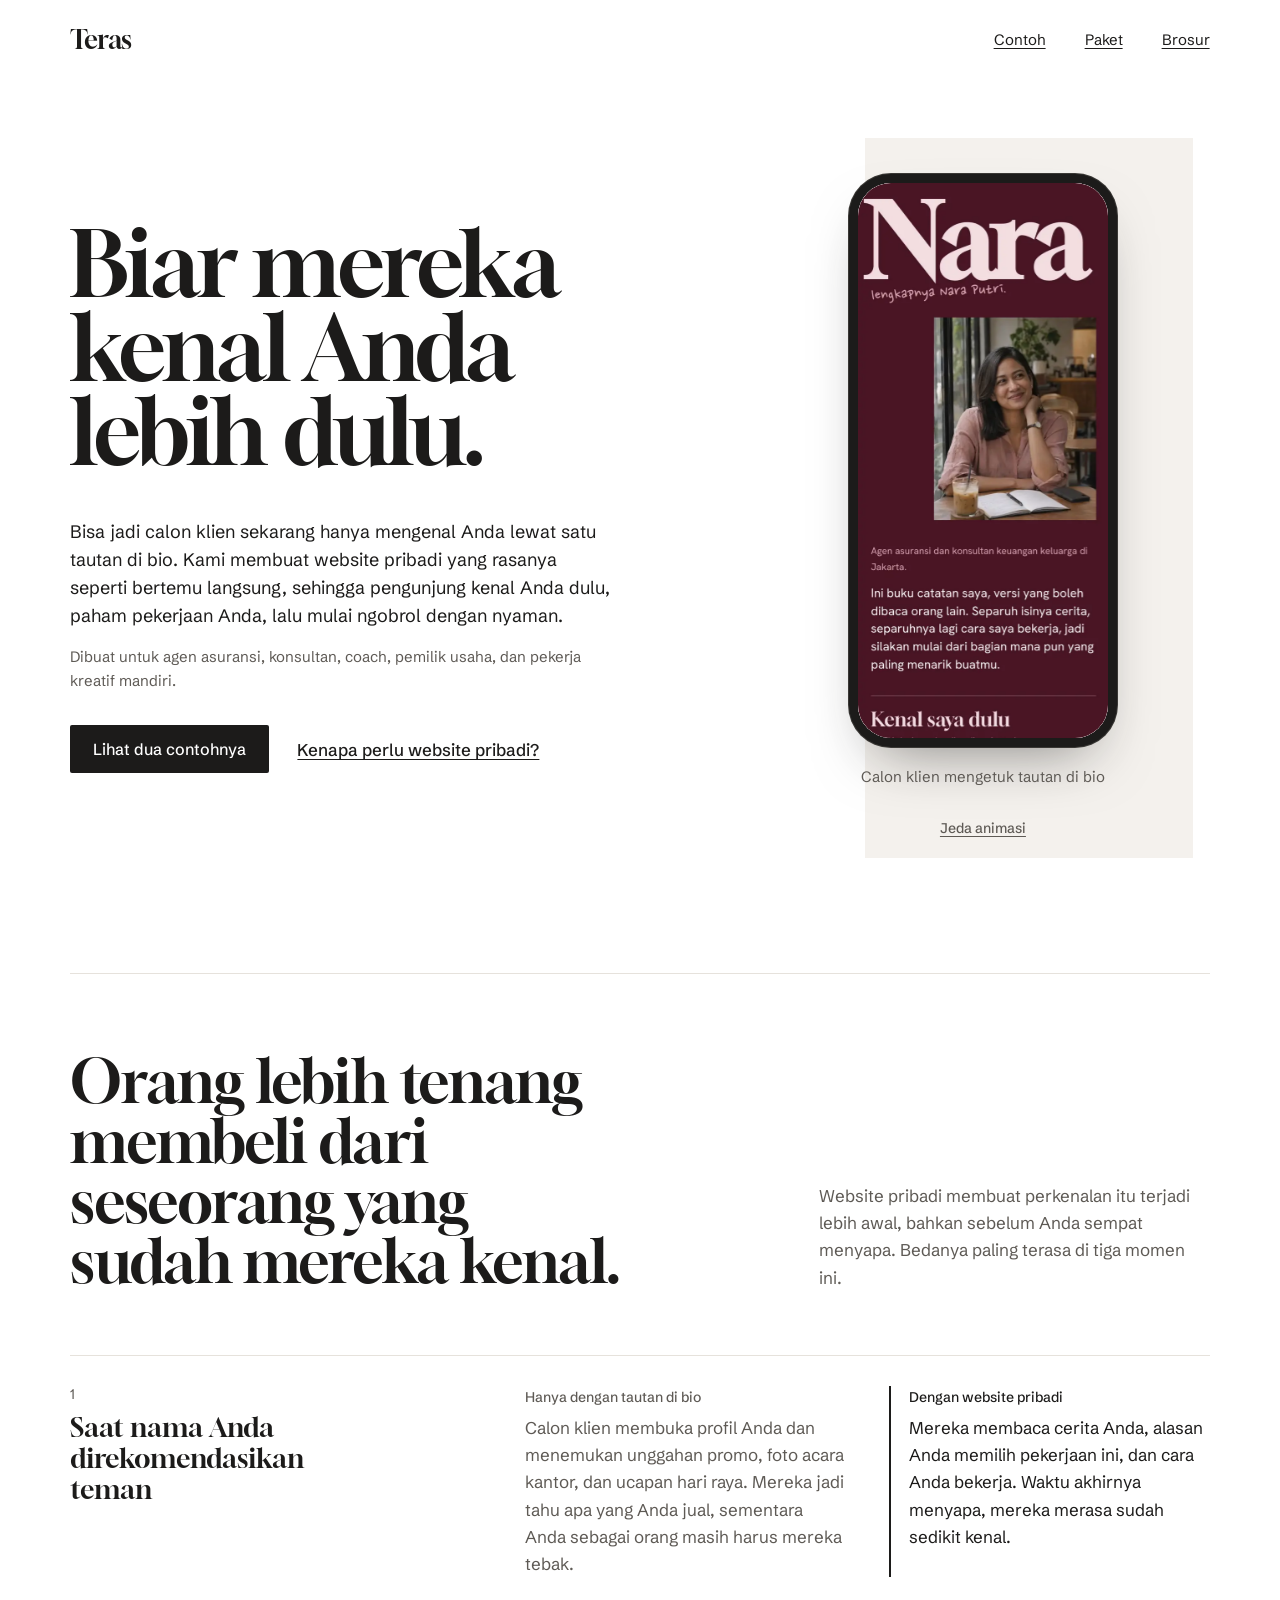
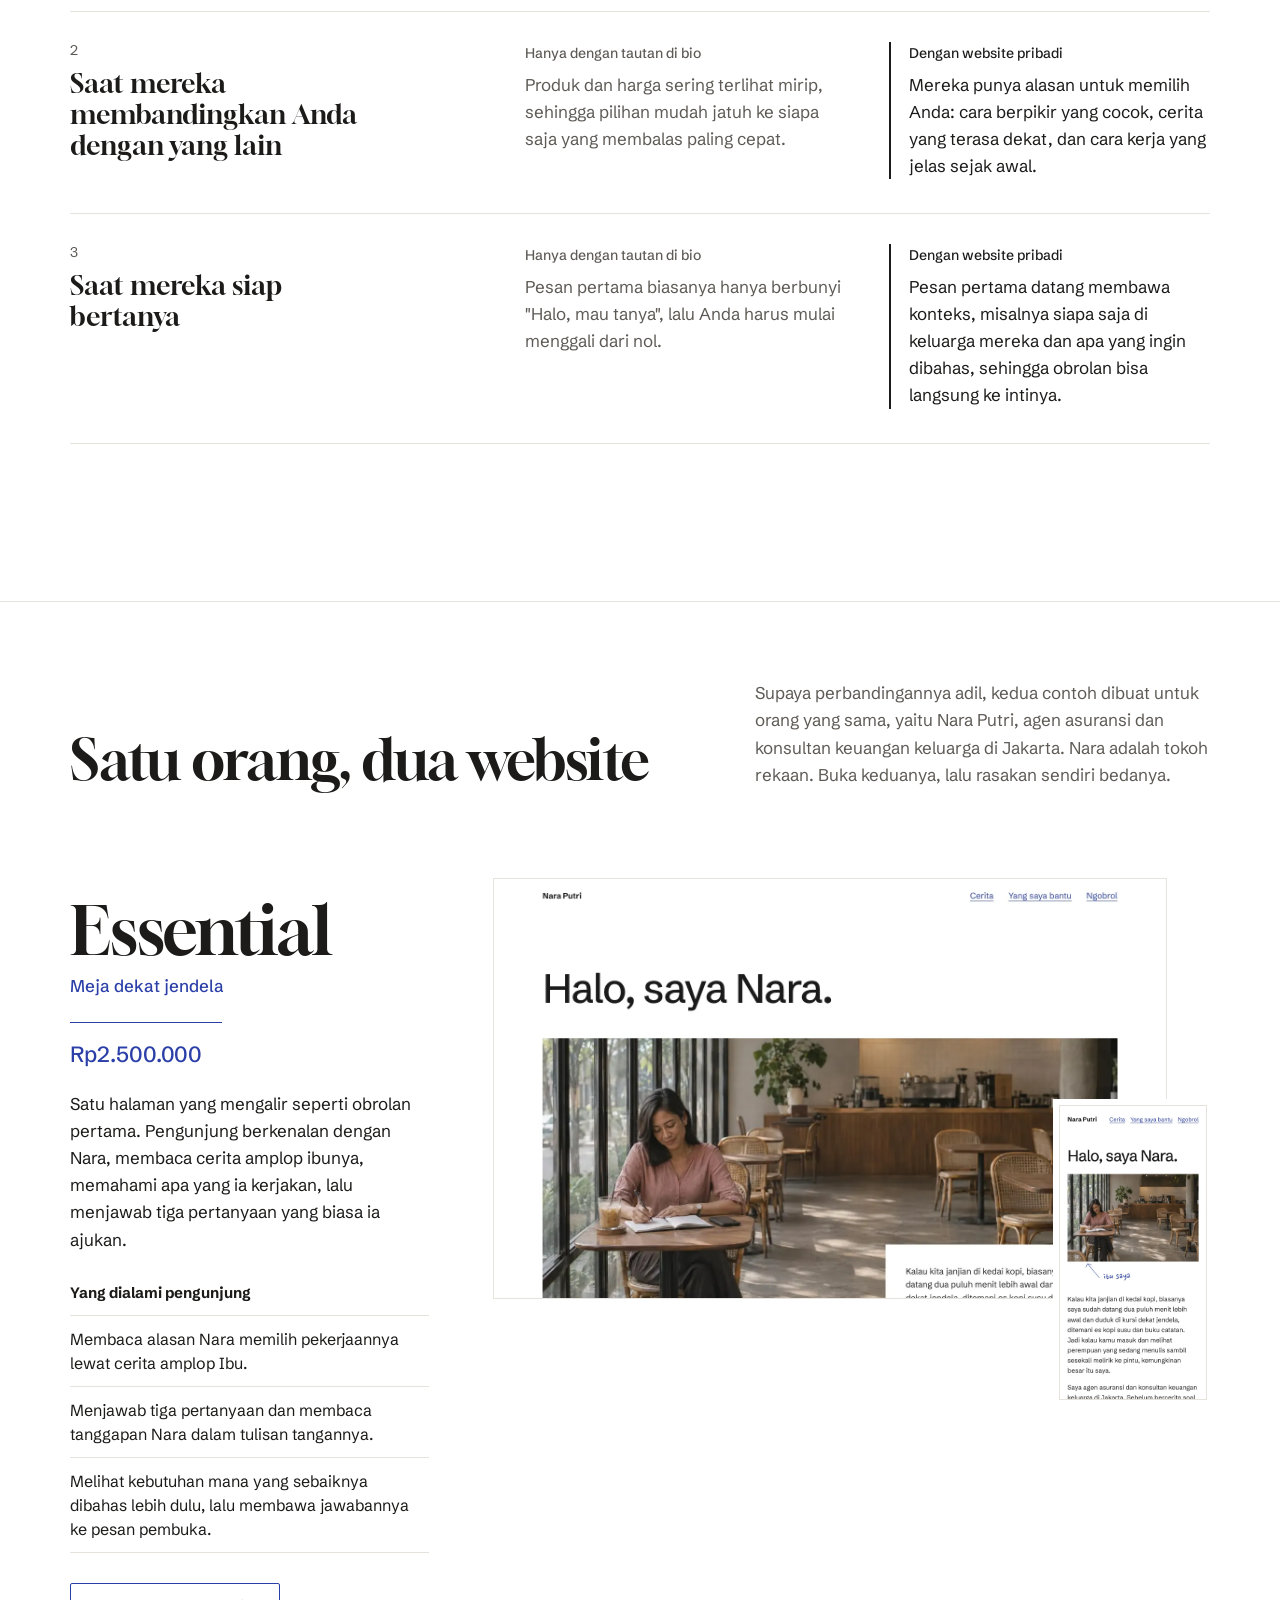
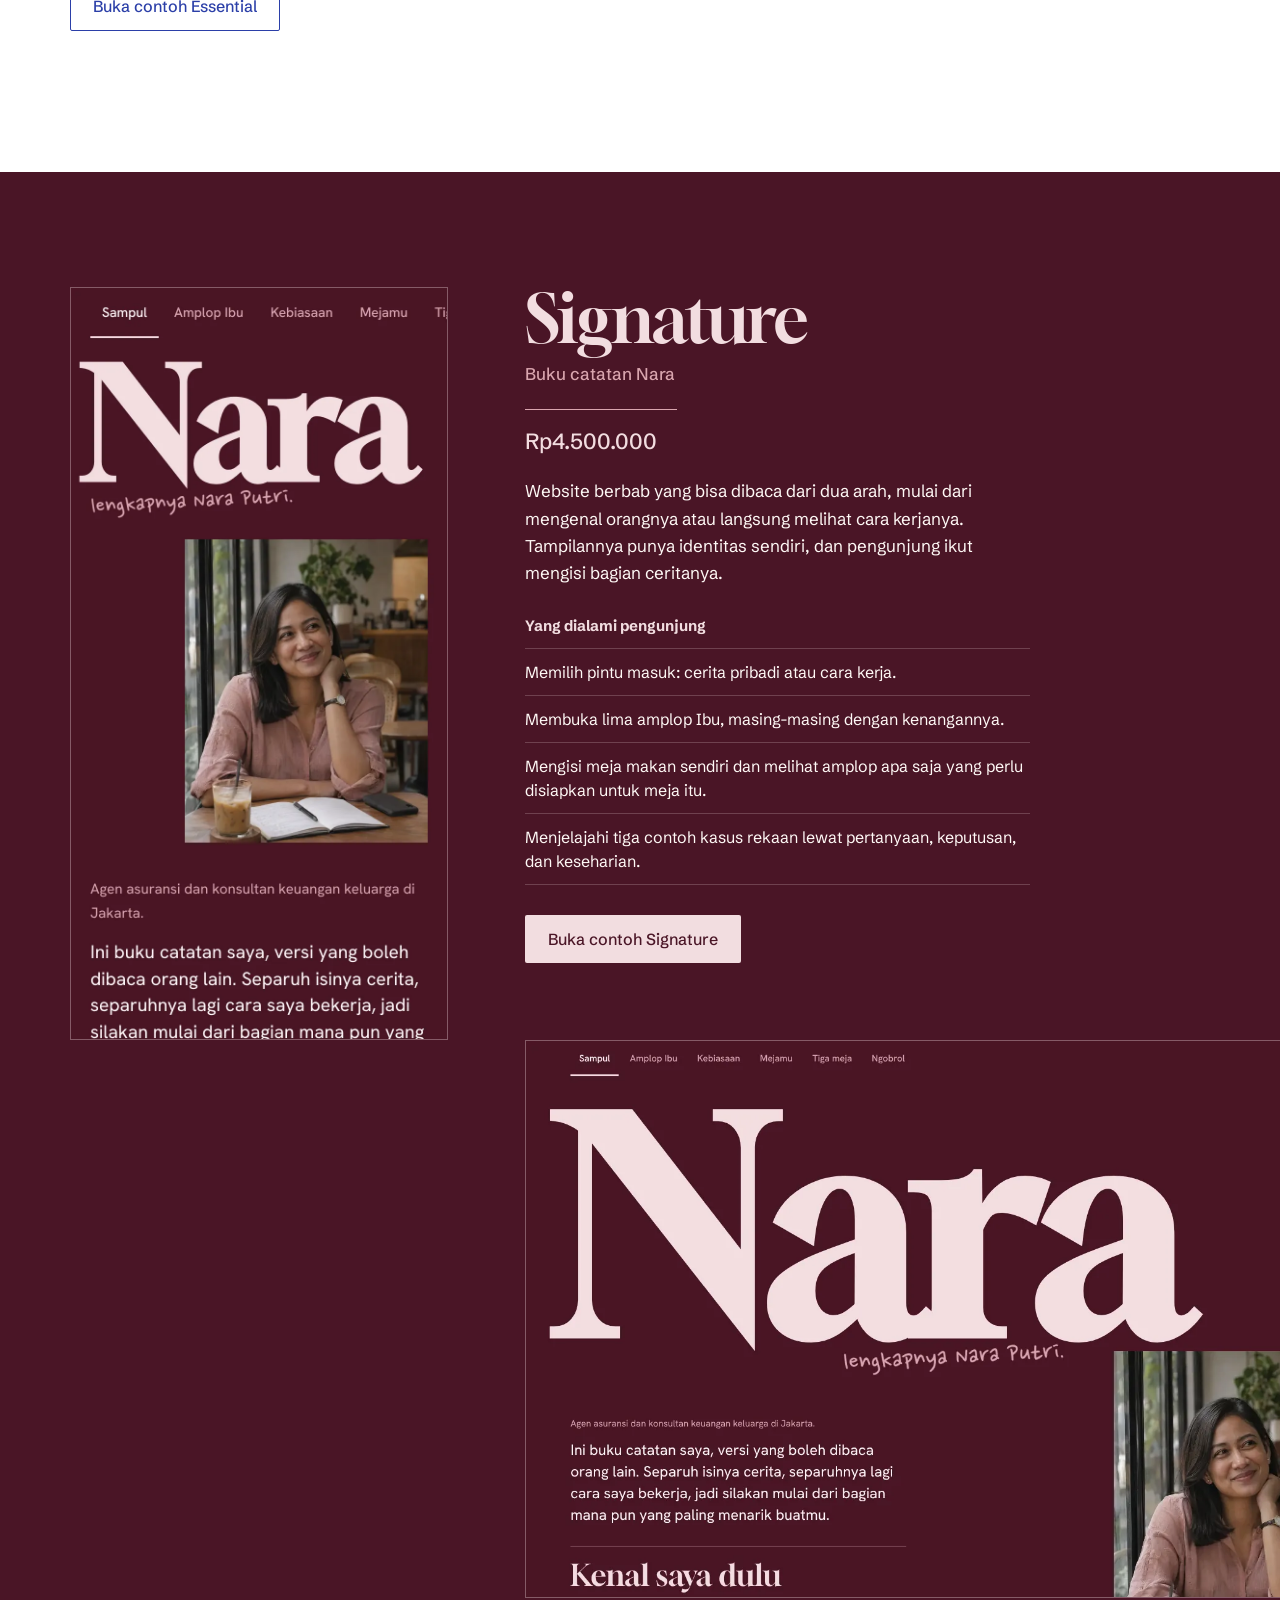
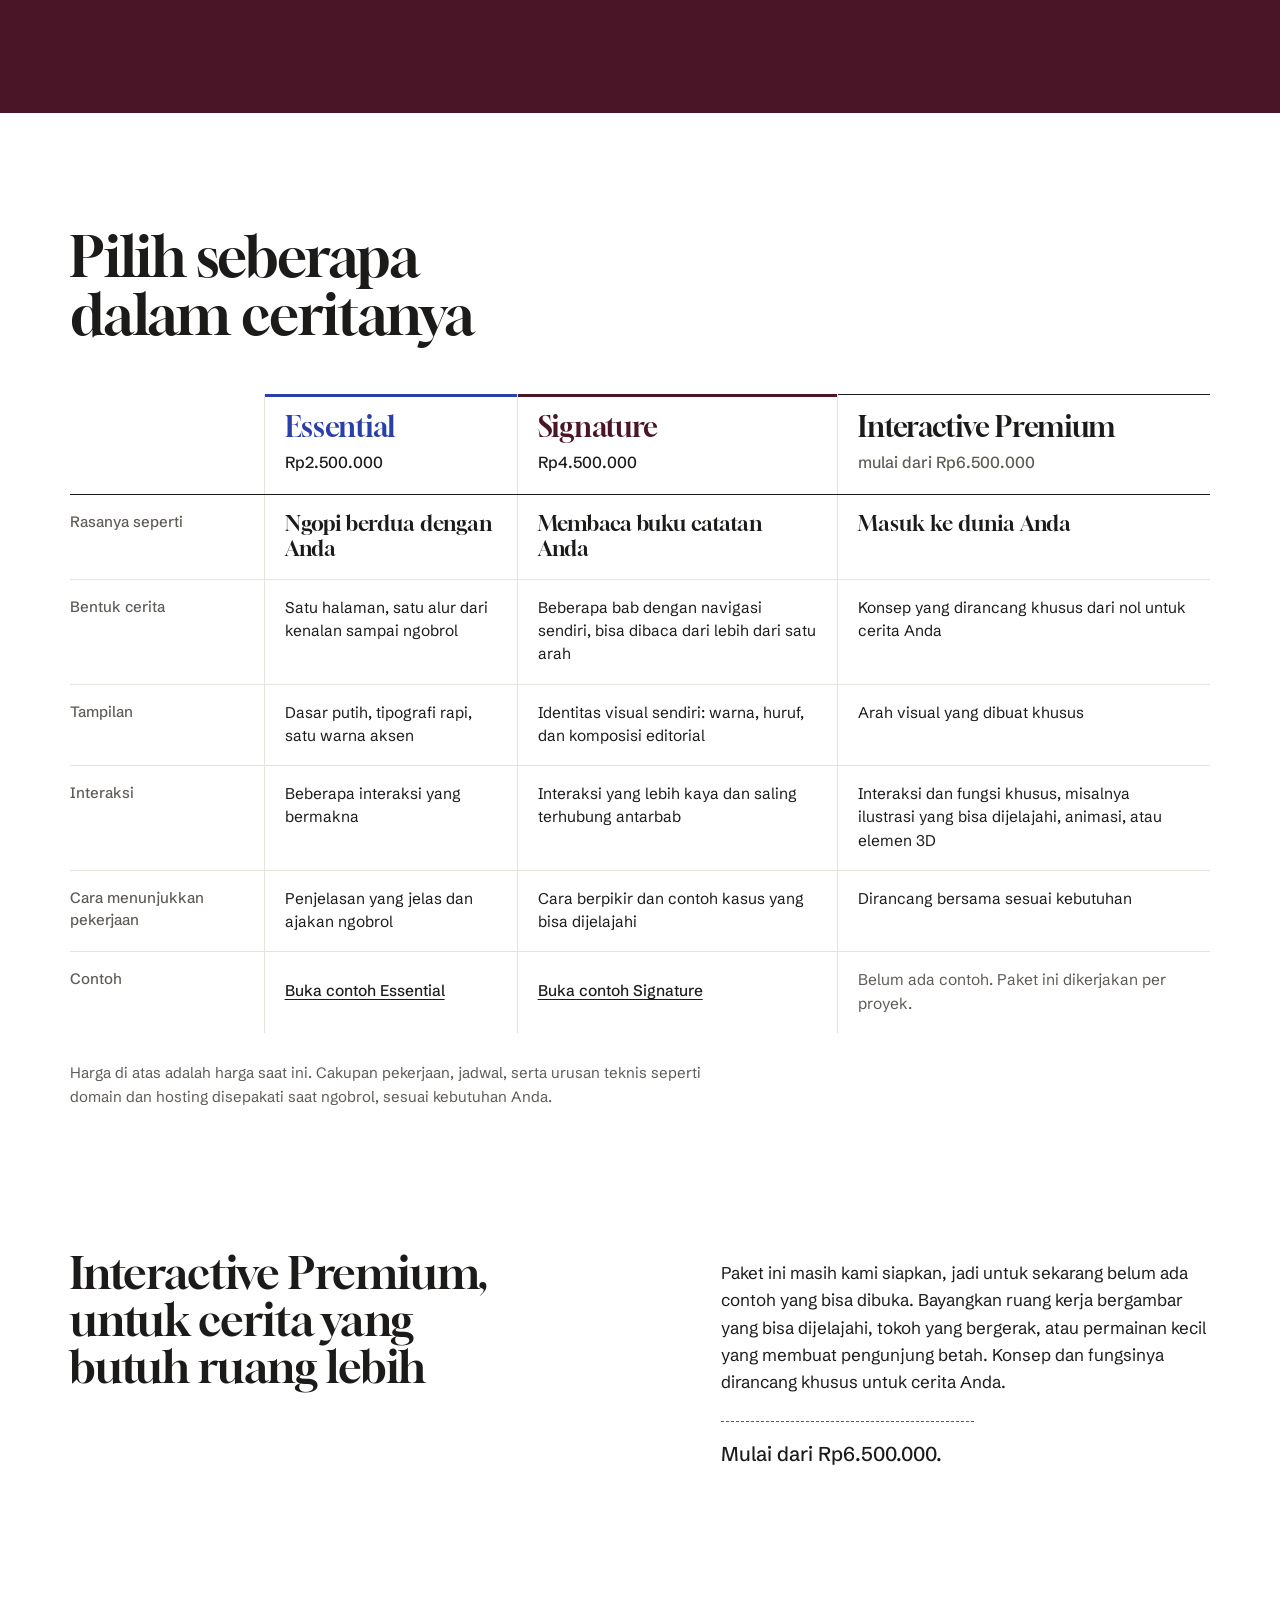
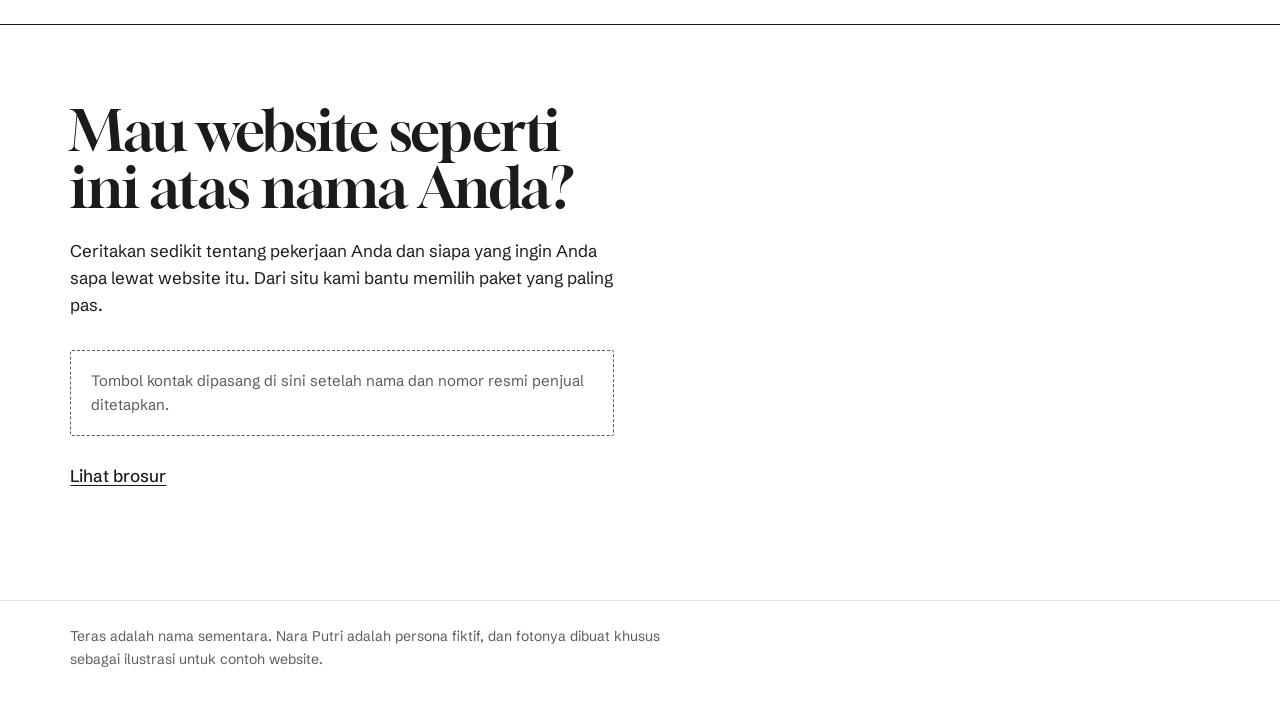
<file: index.html>
<!doctype html>
<html lang="id">
<head>
<meta charset="utf-8">
<meta name="viewport" content="width=device-width, initial-scale=1">
<title>Teras. Website pribadi yang bercerita</title>
<meta name="description" content="Biar mereka kenal Anda lebih dulu. Lihat dua contoh website pribadi untuk orang yang sama, lalu bandingkan paket Essential, Signature, dan Interactive Premium.">
<meta name="theme-color" content="#FFFFFF">
<meta property="og:type" content="website">
<meta property="og:title" content="Teras. Website pribadi yang bercerita">
<meta property="og:description" content="Biar mereka kenal Anda lebih dulu. Lihat dua contoh website pribadi untuk orang yang sama, lalu bandingkan paket Essential, Signature, dan Interactive Premium.">
<meta property="og:image" content="assets/img/shot-signature-desktop.webp">
<link rel="icon" href="data:image/svg+xml,%3Csvg xmlns='http://www.w3.org/2000/svg' viewBox='0 0 32 32'%3E%3Crect width='32' height='32' fill='%234A1526'/%3E%3Crect x='6' y='9' width='20' height='3' fill='%23F2DDE0'/%3E%3Crect x='14.5' y='12' width='3' height='12' fill='%23F2DDE0'/%3E%3Crect x='6' y='24' width='20' height='1.5' fill='%23F2DDE0'/%3E%3C/svg%3E">
<link rel="stylesheet" href="assets/fonts/fonts.css">
<link rel="stylesheet" href="hub.css">
<script src="hub.js" defer></script>
</head>
<body>
<a class="skip" href="#isi">Langsung ke isi</a>

<header class="top wrap">
  <p class="brand">Teras</p>
  <nav aria-label="Navigasi utama">
    <ul>
      <li><a href="#contoh">Contoh</a></li>
      <li><a href="#paket">Paket</a></li>
      <li><a href="brosur/index.html">Brosur</a></li>
    </ul>
  </nav>
</header>

<main id="isi">

  <section class="opening wrap" aria-labelledby="judul">
      <div class="opening__text">
        <h1 id="judul">Biar mereka kenal Anda lebih dulu.</h1>
        <p class="opening__lede">Bisa jadi calon klien sekarang hanya mengenal Anda lewat satu tautan di bio. Kami membuat website pribadi yang rasanya seperti bertemu langsung, sehingga pengunjung kenal Anda dulu, paham pekerjaan Anda, lalu mulai ngobrol dengan nyaman.</p>
        <p class="opening__for">Dibuat untuk agen asuransi, konsultan, coach, pemilik usaha, dan pekerja kreatif mandiri.</p>
        <div class="actions">
          <a class="btn btn--ink" href="#contoh">Lihat dua contohnya</a>
          <a class="textlink" href="#kenapa">Kenapa perlu website pribadi?</a>
        </div>
      </div>

      <figure class="reel" aria-labelledby="reel-cap">
        <div class="phone" aria-hidden="true">
          <div class="phone__screen">
            <div class="scene scene--profile">
              <div class="prof__head">
                <img class="prof__avatar" src="assets/img/portrait-800.webp" width="1792" height="2240" alt="">
                <div class="prof__stats"><span><b>48</b>unggahan</span><span><b>1.204</b>pengikut</span></div>
              </div>
              <p class="prof__name">Nara Putri</p>
              <p class="prof__bio">Agen asuransi dan konsultan keuangan keluarga di Jakarta.</p>
              <p class="prof__link"><span class="prof__chain"></span>Kenalan dulu dengan saya<span class="tap"></span></p>
              <div class="prof__grid">
                <img src="assets/img/cafe-wide-800.webp" width="2048" height="1360" alt="">
                <img src="assets/img/shadow-800.webp" width="1792" height="2240" alt="">
                <img src="assets/img/notebooks-800.webp" width="2048" height="2048" alt="">
                <img src="assets/img/street-800.webp" width="1792" height="2240" alt="">
                <img src="assets/img/table-800.webp" width="2048" height="1360" alt="">
                <img src="assets/img/dining-800.webp" width="2048" height="1360" alt="">
                <img src="assets/img/envelopes-800.webp" width="2336" height="1744" alt="">
                <img src="assets/img/portrait-800.webp" width="1792" height="2240" alt="">
                <img src="assets/img/listening-800.webp" width="2048" height="1360" alt="">
                <img src="assets/img/cafe-wide-800.webp" width="2048" height="1360" alt="">
                <img src="assets/img/notebooks-800.webp" width="2048" height="2048" alt="">
                <img src="assets/img/shadow-800.webp" width="1792" height="2240" alt="">
              </div>
            </div>
            <div class="scene scene--ess"><img src="assets/img/reel-essential.webp" width="600" height="5194" alt=""></div>
            <div class="scene scene--sig"><img src="assets/img/reel-signature.webp" width="600" height="5194" alt=""></div>
          </div>
        </div>
        <figcaption id="reel-cap" class="reel__cap">
          <span class="visually-hidden">Animasi: calon klien membuka profil media sosial Nara, mengetuk tautan di bio, lalu menjelajahi contoh website Essential dan Signature.</span>
          <span class="beat beat--1" aria-hidden="true">Calon klien mengetuk tautan di bio</span>
          <span class="beat beat--2" aria-hidden="true">lalu berkenalan lewat Essential</span>
          <span class="beat beat--3" aria-hidden="true">atau lewat buku catatan Signature</span>
        </figcaption>
        <button class="reel__pause" type="button" aria-pressed="false">Jeda animasi</button>
      </figure>
    </section>

    <section class="kenapa wrap" id="kenapa" aria-labelledby="kenapa-judul">
      <div class="kenapa__head">
        <h2 id="kenapa-judul">Orang lebih tenang membeli dari seseorang yang sudah mereka kenal.</h2>
        <p>Website pribadi membuat perkenalan itu terjadi lebih awal, bahkan sebelum Anda sempat menyapa. Bedanya paling terasa di tiga momen ini.</p>
      </div>
      <ol class="moments">
        <li class="moment">
          <h3>Saat nama Anda direkomendasikan teman</h3>
          <div class="moment__pair">
            <p class="moment__without"><span class="moment__label">Hanya dengan tautan di bio</span>Calon klien membuka profil Anda dan menemukan unggahan promo, foto acara kantor, dan ucapan hari raya. Mereka jadi tahu apa yang Anda jual, sementara Anda sebagai orang masih harus mereka tebak.</p>
            <p class="moment__with"><span class="moment__label">Dengan website pribadi</span>Mereka membaca cerita Anda, alasan Anda memilih pekerjaan ini, dan cara Anda bekerja. Waktu akhirnya menyapa, mereka merasa sudah sedikit kenal.</p>
          </div>
        </li>
        <li class="moment">
          <h3>Saat mereka membandingkan Anda dengan yang lain</h3>
          <div class="moment__pair">
            <p class="moment__without"><span class="moment__label">Hanya dengan tautan di bio</span>Produk dan harga sering terlihat mirip, sehingga pilihan mudah jatuh ke siapa saja yang membalas paling cepat.</p>
            <p class="moment__with"><span class="moment__label">Dengan website pribadi</span>Mereka punya alasan untuk memilih Anda: cara berpikir yang cocok, cerita yang terasa dekat, dan cara kerja yang jelas sejak awal.</p>
          </div>
        </li>
        <li class="moment">
          <h3>Saat mereka siap bertanya</h3>
          <div class="moment__pair">
            <p class="moment__without"><span class="moment__label">Hanya dengan tautan di bio</span>Pesan pertama biasanya hanya berbunyi "Halo, mau tanya", lalu Anda harus mulai menggali dari nol.</p>
            <p class="moment__with"><span class="moment__label">Dengan website pribadi</span>Pesan pertama datang membawa konteks, misalnya siapa saja di keluarga mereka dan apa yang ingin dibahas, sehingga obrolan bisa langsung ke intinya.</p>
          </div>
        </li>
      </ol>
    </section>

    <section class="contoh" id="contoh" aria-labelledby="contoh-judul">
    <div class="contoh__intro wrap">
      <h2 id="contoh-judul">Satu orang, dua website</h2>
      <p>Supaya perbandingannya adil, kedua contoh dibuat untuk orang yang sama, yaitu Nara Putri, agen asuransi dan konsultan keuangan keluarga di Jakarta. Nara adalah tokoh rekaan. Buka keduanya, lalu rasakan sendiri bedanya.</p>
    </div>

    <article class="ess wrap" aria-labelledby="ess-nama">
      <div class="ess__text">
        <h3 class="pkgname" id="ess-nama">Essential</h3>
        <p class="concept">Meja dekat jendela</p>
        <p class="price">Rp2.500.000</p>
        <p class="desc">Satu halaman yang mengalir seperti obrolan pertama. Pengunjung berkenalan dengan Nara, membaca cerita amplop ibunya, memahami apa yang ia kerjakan, lalu menjawab tiga pertanyaan yang biasa ia ajukan.</p>
        <p class="leadin" id="ess-alami">Yang dialami pengunjung</p>
        <ul class="steps" aria-labelledby="ess-alami">
          <li>Membaca alasan Nara memilih pekerjaannya lewat cerita amplop Ibu.</li>
          <li>Menjawab tiga pertanyaan dan membaca tanggapan Nara dalam tulisan tangannya.</li>
          <li>Melihat kebutuhan mana yang sebaiknya dibahas lebih dulu, lalu membawa jawabannya ke pesan pembuka.</li>
        </ul>
        <a class="btn btn--blue" href="essential/index.html">Buka contoh Essential</a>
      </div>
      <div class="ess__shots">
        <a class="shot shot--desk" href="essential/index.html">
          <img src="assets/img/shot-essential-desktop.webp" width="1440" height="900" fetchpriority="high" alt="Tampilan layar lebar contoh Essential. Buka contoh Essential.">
        </a>
        <div class="shot shot--phone">
          <img src="assets/img/shot-essential-mobile.webp" width="780" height="1560" loading="lazy" alt="Tampilan ponsel contoh Essential.">
        </div>
      </div>
    </article>

    <article class="sig" aria-labelledby="sig-nama">
      <div class="sig__grid">
        <div class="shot shot--phone sig__phone">
          <img src="assets/img/shot-signature-mobile.webp" width="780" height="1560" loading="lazy" alt="Tampilan ponsel contoh Signature: sampul buku catatan Nara dengan foto di kafe.">
        </div>
        <div class="sig__text">
          <h3 class="pkgname" id="sig-nama">Signature</h3>
          <p class="concept">Buku catatan Nara</p>
          <p class="price">Rp4.500.000</p>
          <p class="desc">Website berbab yang bisa dibaca dari dua arah, mulai dari mengenal orangnya atau langsung melihat cara kerjanya. Tampilannya punya identitas sendiri, dan pengunjung ikut mengisi bagian ceritanya.</p>
          <p class="leadin" id="sig-alami">Yang dialami pengunjung</p>
          <ul class="steps" aria-labelledby="sig-alami">
            <li>Memilih pintu masuk: cerita pribadi atau cara kerja.</li>
            <li>Membuka lima amplop Ibu, masing-masing dengan kenangannya.</li>
            <li>Mengisi meja makan sendiri dan melihat amplop apa saja yang perlu disiapkan untuk meja itu.</li>
            <li>Menjelajahi tiga contoh kasus rekaan lewat pertanyaan, keputusan, dan keseharian.</li>
          </ul>
          <a class="btn btn--blush" href="signature/index.html">Buka contoh Signature</a>
        </div>
        <a class="shot shot--desk sig__desk" href="signature/index.html">
          <img src="assets/img/shot-signature-desktop.webp" width="1440" height="900" loading="lazy" alt="Tampilan layar lebar contoh Signature: nama Nara besar di atas warna merah tua. Buka contoh Signature.">
        </a>
      </div>
    </article>
  </section>

  <section class="paket wrap" id="paket" aria-labelledby="paket-judul">
    <h2 id="paket-judul">Pilih seberapa dalam ceritanya</h2>
    <div class="tablewrap" data-compare>
      <p class="tablehint" id="tablehint">Geser tabel ke samping untuk melihat ketiga paket.</p>
      <div class="tablescroll" tabindex="0" role="region" aria-labelledby="paket-judul" aria-describedby="tablehint">
        <table class="compare">
          <caption class="visually-hidden">Perbandingan paket Essential, Signature, dan Interactive Premium</caption>
          <colgroup><col class="c-aspect"><col class="c-ess"><col class="c-sig"><col class="c-pre"></colgroup>
          <thead>
            <tr>
              <td class="corner"></td>
              <th scope="col" class="h-ess" data-pkg="ess"><span class="th-name">Essential</span> <span class="th-price">Rp2.500.000</span></th>
              <th scope="col" class="h-sig" data-pkg="sig"><span class="th-name">Signature</span> <span class="th-price">Rp4.500.000</span></th>
              <th scope="col" class="h-pre" data-pkg="pre"><span class="th-name">Interactive Premium</span> <span class="th-price">mulai dari Rp6.500.000</span></th>
            </tr>
          </thead>
          <tbody>
            <tr>
              <th scope="row">Rasanya seperti</th>
              <td class="feel">Ngopi berdua dengan Anda</td>
              <td class="feel">Membaca buku catatan Anda</td>
              <td class="feel">Masuk ke dunia Anda</td>
            </tr>
            <tr>
              <th scope="row">Bentuk cerita</th>
              <td>Satu halaman, satu alur dari kenalan sampai ngobrol</td>
              <td>Beberapa bab dengan navigasi sendiri, bisa dibaca dari lebih dari satu arah</td>
              <td>Konsep yang dirancang khusus dari nol untuk cerita Anda</td>
            </tr>
            <tr>
              <th scope="row">Tampilan</th>
              <td>Dasar putih, tipografi rapi, satu warna aksen</td>
              <td>Identitas visual sendiri: warna, huruf, dan komposisi editorial</td>
              <td>Arah visual yang dibuat khusus</td>
            </tr>
            <tr>
              <th scope="row">Interaksi</th>
              <td>Beberapa interaksi yang bermakna</td>
              <td>Interaksi yang lebih kaya dan saling terhubung antarbab</td>
              <td>Interaksi dan fungsi khusus, misalnya ilustrasi yang bisa dijelajahi, animasi, atau elemen 3D</td>
            </tr>
            <tr>
              <th scope="row">Cara menunjukkan pekerjaan</th>
              <td>Penjelasan yang jelas dan ajakan ngobrol</td>
              <td>Cara berpikir dan contoh kasus yang bisa dijelajahi</td>
              <td>Dirancang bersama sesuai kebutuhan</td>
            </tr>
            <tr>
              <th scope="row">Contoh</th>
              <td><a href="essential/index.html">Buka contoh Essential</a></td>
              <td><a href="signature/index.html">Buka contoh Signature</a></td>
              <td class="muted">Belum ada contoh. Paket ini dikerjakan per proyek.</td>
            </tr>
          </tbody>
        </table>
      </div>
    </div>
    <p class="note">Harga di atas adalah harga saat ini. Cakupan pekerjaan, jadwal, serta urusan teknis seperti domain dan hosting disepakati saat ngobrol, sesuai kebutuhan Anda.</p>
  </section>

  <section class="premium wrap" aria-labelledby="premium-judul">
    <h2 id="premium-judul">Interactive Premium, untuk cerita yang butuh ruang lebih</h2>
    <div class="premium__body">
      <p>Paket ini masih kami siapkan, jadi untuk sekarang belum ada contoh yang bisa dibuka. Bayangkan ruang kerja bergambar yang bisa dijelajahi, tokoh yang bergerak, atau permainan kecil yang membuat pengunjung betah. Konsep dan fungsinya dirancang khusus untuk cerita Anda.</p>
      <p class="premium__price">Mulai dari Rp6.500.000.</p>
    </div>
  </section>

  <section class="penutup wrap" aria-labelledby="penutup-judul">
    <h2 id="penutup-judul">Mau website seperti ini atas nama Anda?</h2>
    <p>Ceritakan sedikit tentang pekerjaan Anda dan siapa yang ingin Anda sapa lewat website itu. Dari situ kami bantu memilih paket yang paling pas.</p>
    <p class="placeholder">Tombol kontak dipasang di sini setelah nama dan nomor resmi penjual ditetapkan.</p>
    <p><a class="textlink" href="brosur/index.html">Lihat brosur</a></p>
  </section>

</main>

<footer class="foot wrap">
  <p>Teras adalah nama sementara. Nara Putri adalah persona fiktif, dan fotonya dibuat khusus sebagai ilustrasi untuk contoh website.</p>
</footer>
</body>
</html>
</file>
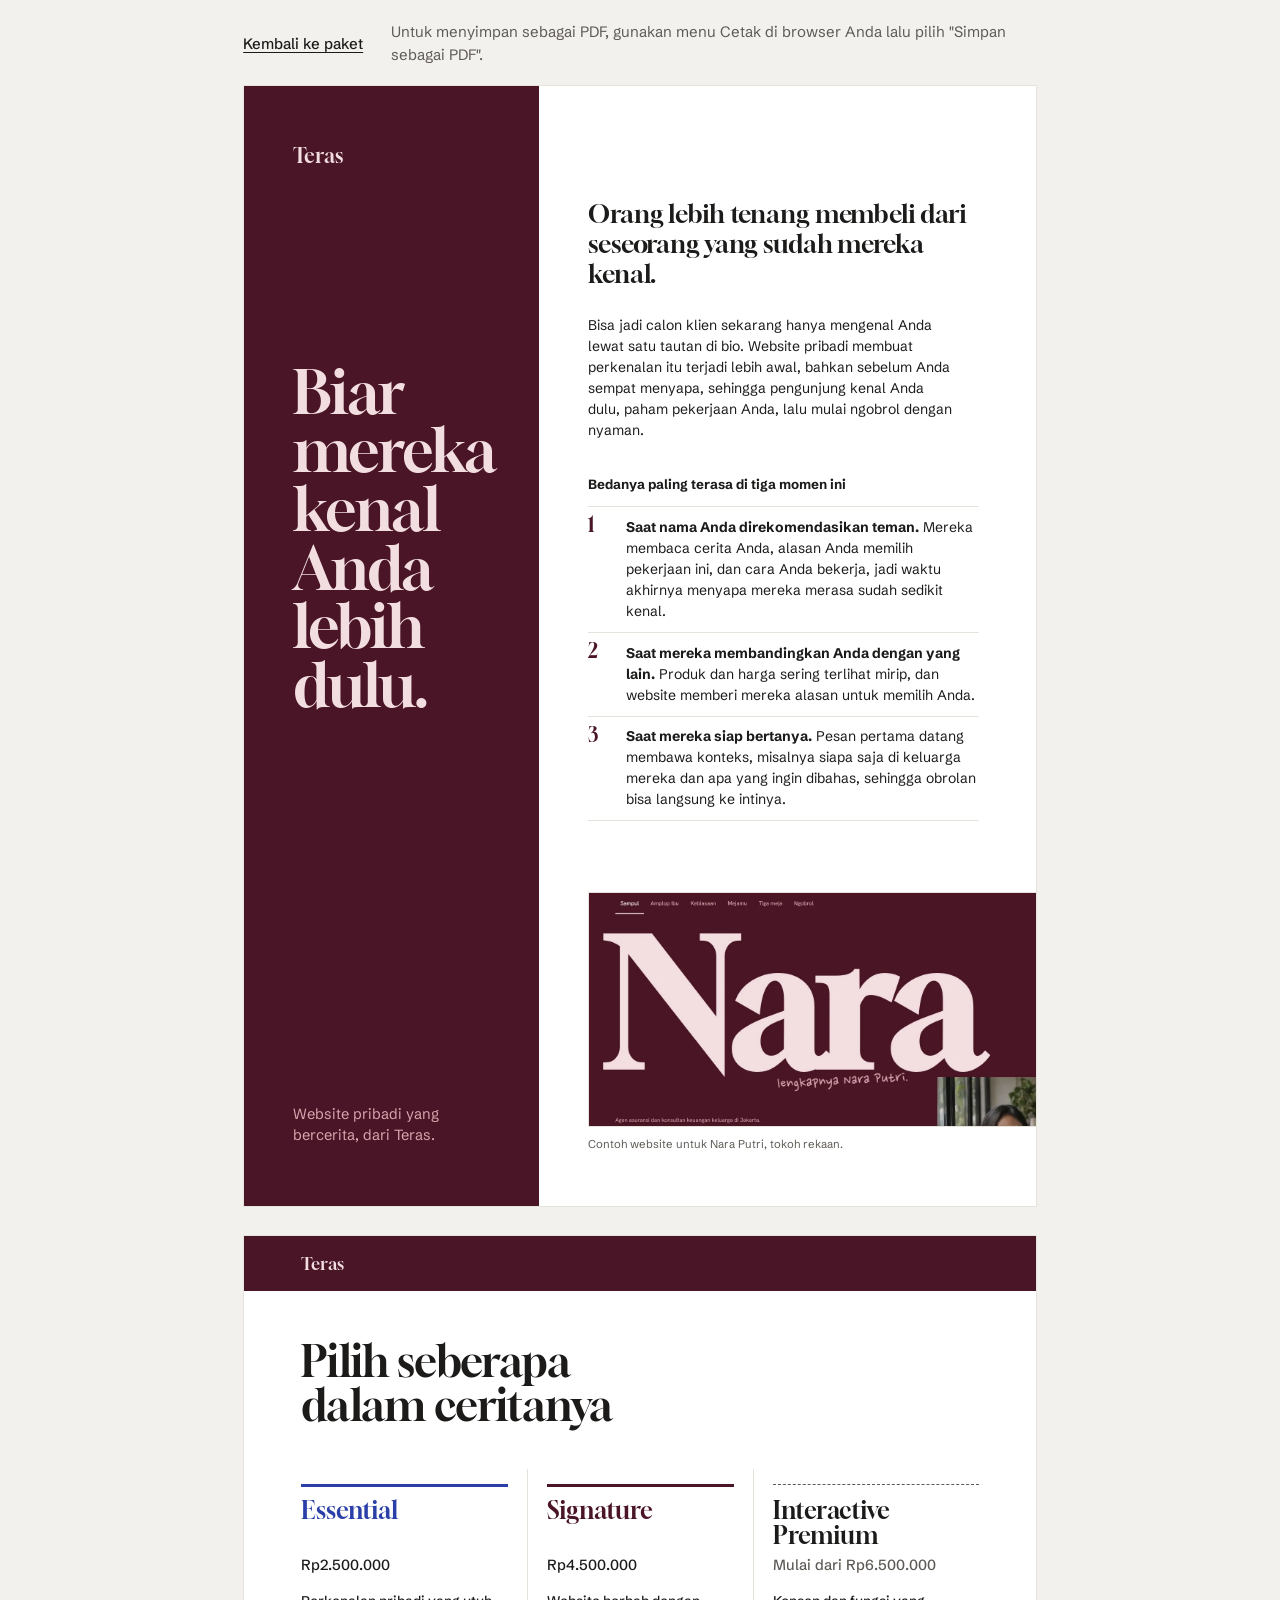
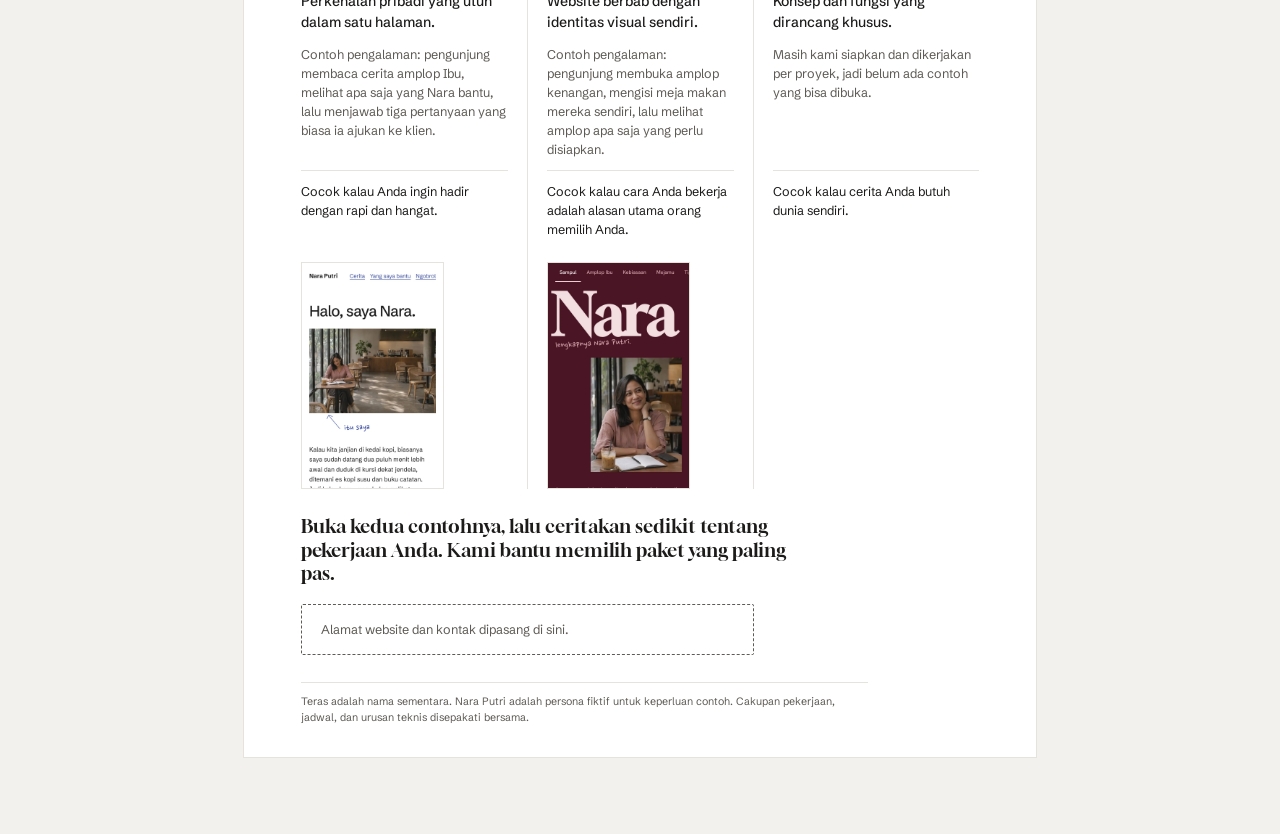
<file: brosur/index.html>
<!doctype html>
<html lang="id">
<head>
<meta charset="utf-8">
<meta name="viewport" content="width=device-width, initial-scale=1">
<title>Brosur Teras. Website pribadi yang bercerita</title>
<meta name="description" content="Brosur dua halaman Teras: website pribadi yang bercerita, dengan paket Essential, Signature, dan Interactive Premium.">
<meta name="theme-color" content="#F3F1EE">
<meta property="og:type" content="website">
<meta property="og:title" content="Brosur Teras. Website pribadi yang bercerita">
<meta property="og:description" content="Brosur dua halaman Teras: website pribadi yang bercerita, dengan paket Essential, Signature, dan Interactive Premium.">
<meta property="og:image" content="../assets/img/shot-signature-desktop.webp">
<link rel="icon" href="data:image/svg+xml,%3Csvg xmlns='http://www.w3.org/2000/svg' viewBox='0 0 32 32'%3E%3Crect width='32' height='32' fill='%234A1526'/%3E%3Crect x='6' y='9' width='20' height='3' fill='%23F2DDE0'/%3E%3Crect x='14.5' y='12' width='3' height='12' fill='%23F2DDE0'/%3E%3Crect x='6' y='24' width='20' height='1.5' fill='%23F2DDE0'/%3E%3C/svg%3E">
<link rel="stylesheet" href="../assets/fonts/fonts.css">
<link rel="stylesheet" href="brosur.css">
</head>
<body>
<a class="skip" href="#isi">Langsung ke isi</a>

<header class="toolbar">
  <a href="../index.html">Kembali ke paket</a>
  <p>Untuk menyimpan sebagai PDF, gunakan menu Cetak di browser Anda lalu pilih "Simpan sebagai PDF".</p>
</header>

<main id="isi">

  <section class="sheet sheet--cover" aria-labelledby="judul">
    <div class="cover__band">
      <p class="brand">Teras</p>
      <h1 id="judul">Biar mereka kenal Anda lebih dulu.</h1>
      <p class="cover__sub">Website pribadi yang bercerita, dari Teras.</p>
    </div>
    <div class="cover__body">
      <p class="cover__lede">Orang lebih tenang membeli dari seseorang yang sudah mereka kenal.</p>
      <p>Bisa jadi calon klien sekarang hanya mengenal Anda lewat satu tautan di bio. Website pribadi membuat perkenalan itu terjadi lebih awal, bahkan sebelum Anda sempat menyapa, sehingga pengunjung kenal Anda dulu, paham pekerjaan Anda, lalu mulai ngobrol dengan nyaman.</p>
      <p class="leadin" id="bayangkan">Bedanya paling terasa di tiga momen ini</p>
      <ol class="seq" aria-labelledby="bayangkan">
        <li><b>Saat nama Anda direkomendasikan teman.</b> Mereka membaca cerita Anda, alasan Anda memilih pekerjaan ini, dan cara Anda bekerja, jadi waktu akhirnya menyapa mereka merasa sudah sedikit kenal.</li>
        <li><b>Saat mereka membandingkan Anda dengan yang lain.</b> Produk dan harga sering terlihat mirip, dan website memberi mereka alasan untuk memilih Anda.</li>
        <li><b>Saat mereka siap bertanya.</b> Pesan pertama datang membawa konteks, misalnya siapa saja di keluarga mereka dan apa yang ingin dibahas, sehingga obrolan bisa langsung ke intinya.</li>
      </ol>
      <figure class="cover__fig">
        <div class="crop">
          <img src="../assets/img/shot-signature-desktop.webp" width="1440" height="900" fetchpriority="high" alt="Tampilan layar lebar contoh website Signature dengan nama Nara besar di atas warna merah tua.">
        </div>
        <figcaption>Contoh website untuk Nara Putri, tokoh rekaan.</figcaption>
      </figure>
    </div>
  </section>

  <section class="sheet sheet--paket" aria-labelledby="paket-judul">
    <div class="paket__head">
      <p class="brand">Teras</p>
      <h2 id="paket-judul">Pilih seberapa dalam ceritanya</h2>
    </div>

    <div class="pkgs">
      <article class="pkg pkg--ess" aria-labelledby="p-ess">
        <h3 id="p-ess">Essential</h3>
        <p class="pkg__price">Rp2.500.000</p>
        <p class="pkg__what">Perkenalan pribadi yang utuh dalam satu halaman.</p>
        <p class="pkg__ex">Contoh pengalaman: pengunjung membaca cerita amplop Ibu, melihat apa saja yang Nara bantu, lalu menjawab tiga pertanyaan yang biasa ia ajukan ke klien.</p>
        <p class="pkg__fit">Cocok kalau Anda ingin hadir dengan rapi dan hangat.</p>
        <div class="pkg__shot">
          <img src="../assets/img/shot-essential-mobile.webp" width="780" height="1560" loading="lazy" alt="Tampilan ponsel contoh Essential.">
        </div>
      </article>
      <article class="pkg pkg--sig" aria-labelledby="p-sig">
        <h3 id="p-sig">Signature</h3>
        <p class="pkg__price">Rp4.500.000</p>
        <p class="pkg__what">Website berbab dengan identitas visual sendiri.</p>
        <p class="pkg__ex">Contoh pengalaman: pengunjung membuka amplop kenangan, mengisi meja makan mereka sendiri, lalu melihat amplop apa saja yang perlu disiapkan.</p>
        <p class="pkg__fit">Cocok kalau cara Anda bekerja adalah alasan utama orang memilih Anda.</p>
        <div class="pkg__shot">
          <img src="../assets/img/shot-signature-mobile.webp" width="780" height="1560" loading="lazy" alt="Tampilan ponsel contoh Signature.">
        </div>
      </article>
      <article class="pkg pkg--pre" aria-labelledby="p-pre">
        <h3 id="p-pre">Interactive Premium</h3>
        <p class="pkg__price">Mulai dari Rp6.500.000</p>
        <p class="pkg__what">Konsep dan fungsi yang dirancang khusus.</p>
        <p class="pkg__ex">Masih kami siapkan dan dikerjakan per proyek, jadi belum ada contoh yang bisa dibuka.</p>
        <p class="pkg__fit">Cocok kalau cerita Anda butuh dunia sendiri.</p>
      </article>
    </div>

    <div class="paket__foot">
      <p class="closing">Buka kedua contohnya, lalu ceritakan sedikit tentang pekerjaan Anda. Kami bantu memilih paket yang paling pas.</p>
      <p class="placeholder">Alamat website dan kontak dipasang di sini.</p>
      <p class="footnote">Teras adalah nama sementara. Nara Putri adalah persona fiktif untuk keperluan contoh. Cakupan pekerjaan, jadwal, dan urusan teknis disepakati bersama.</p>
    </div>
  </section>

</main>
</body>
</html>
</file>
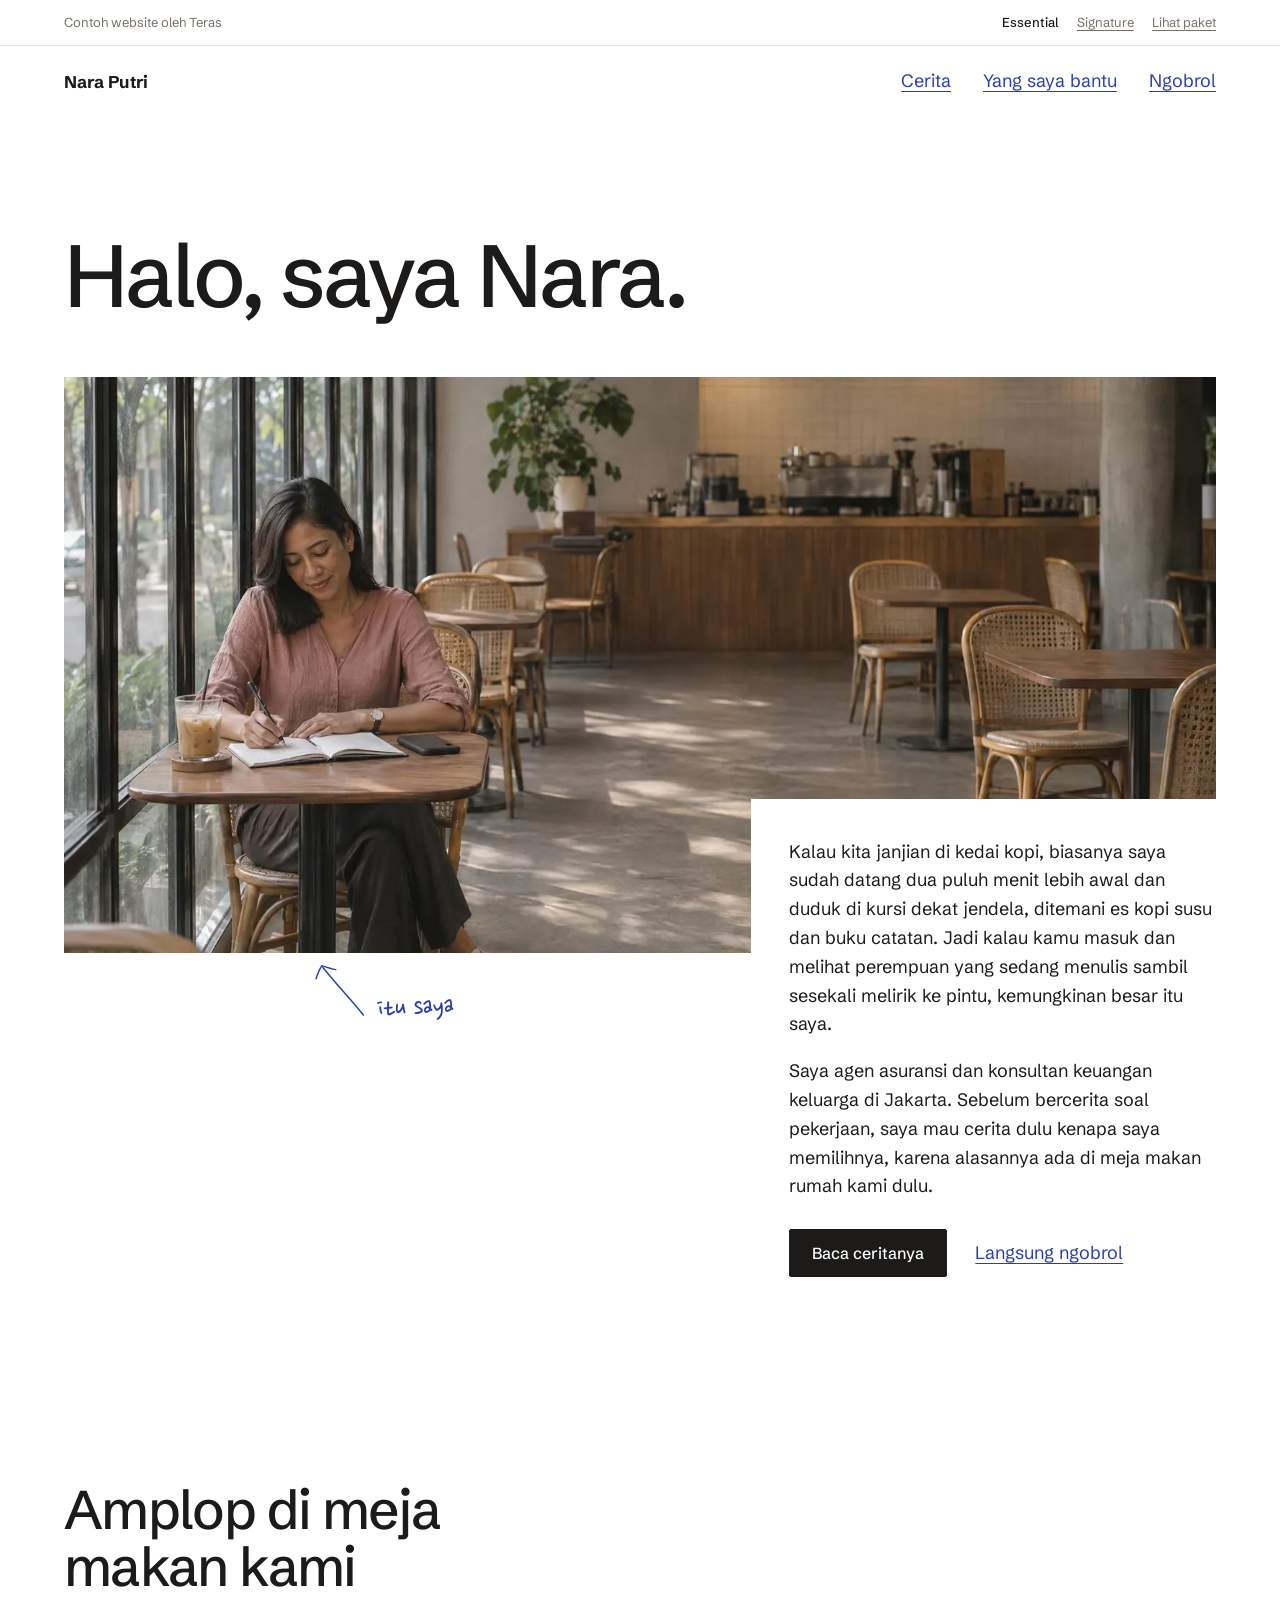
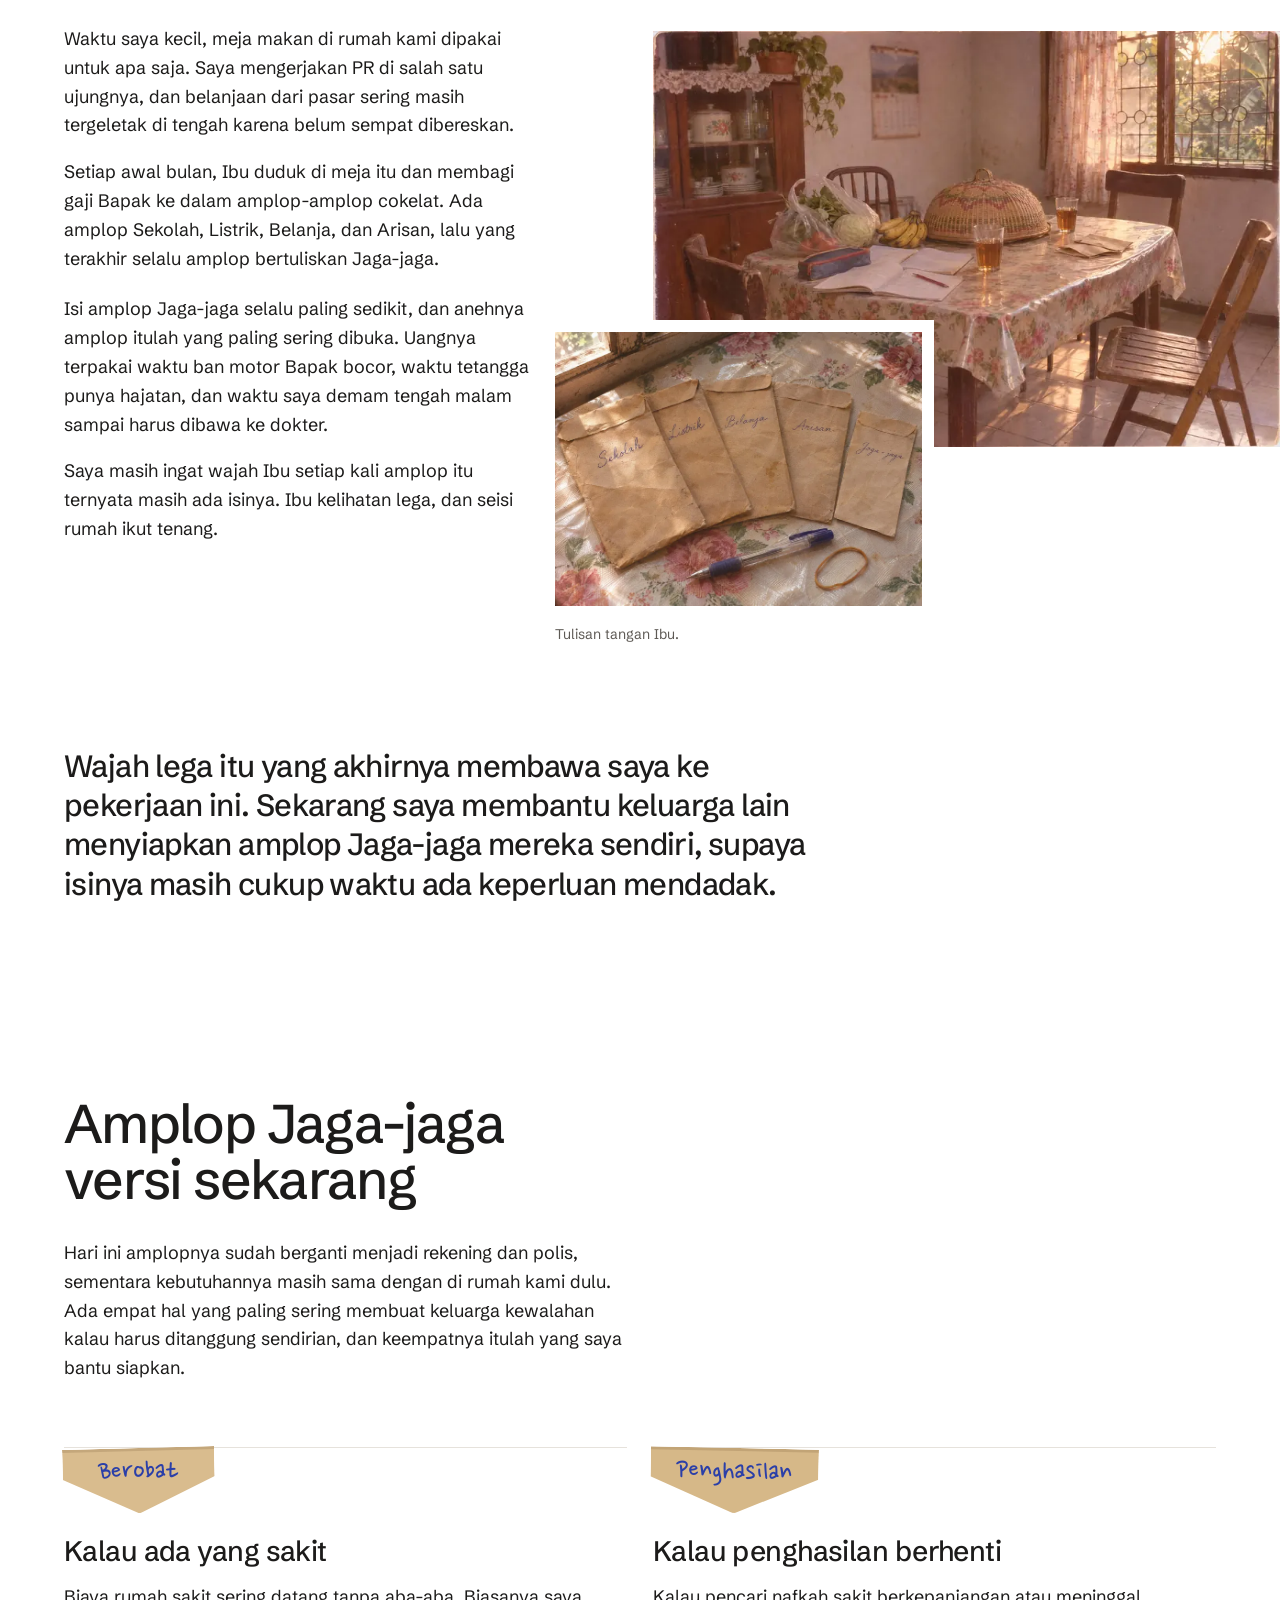
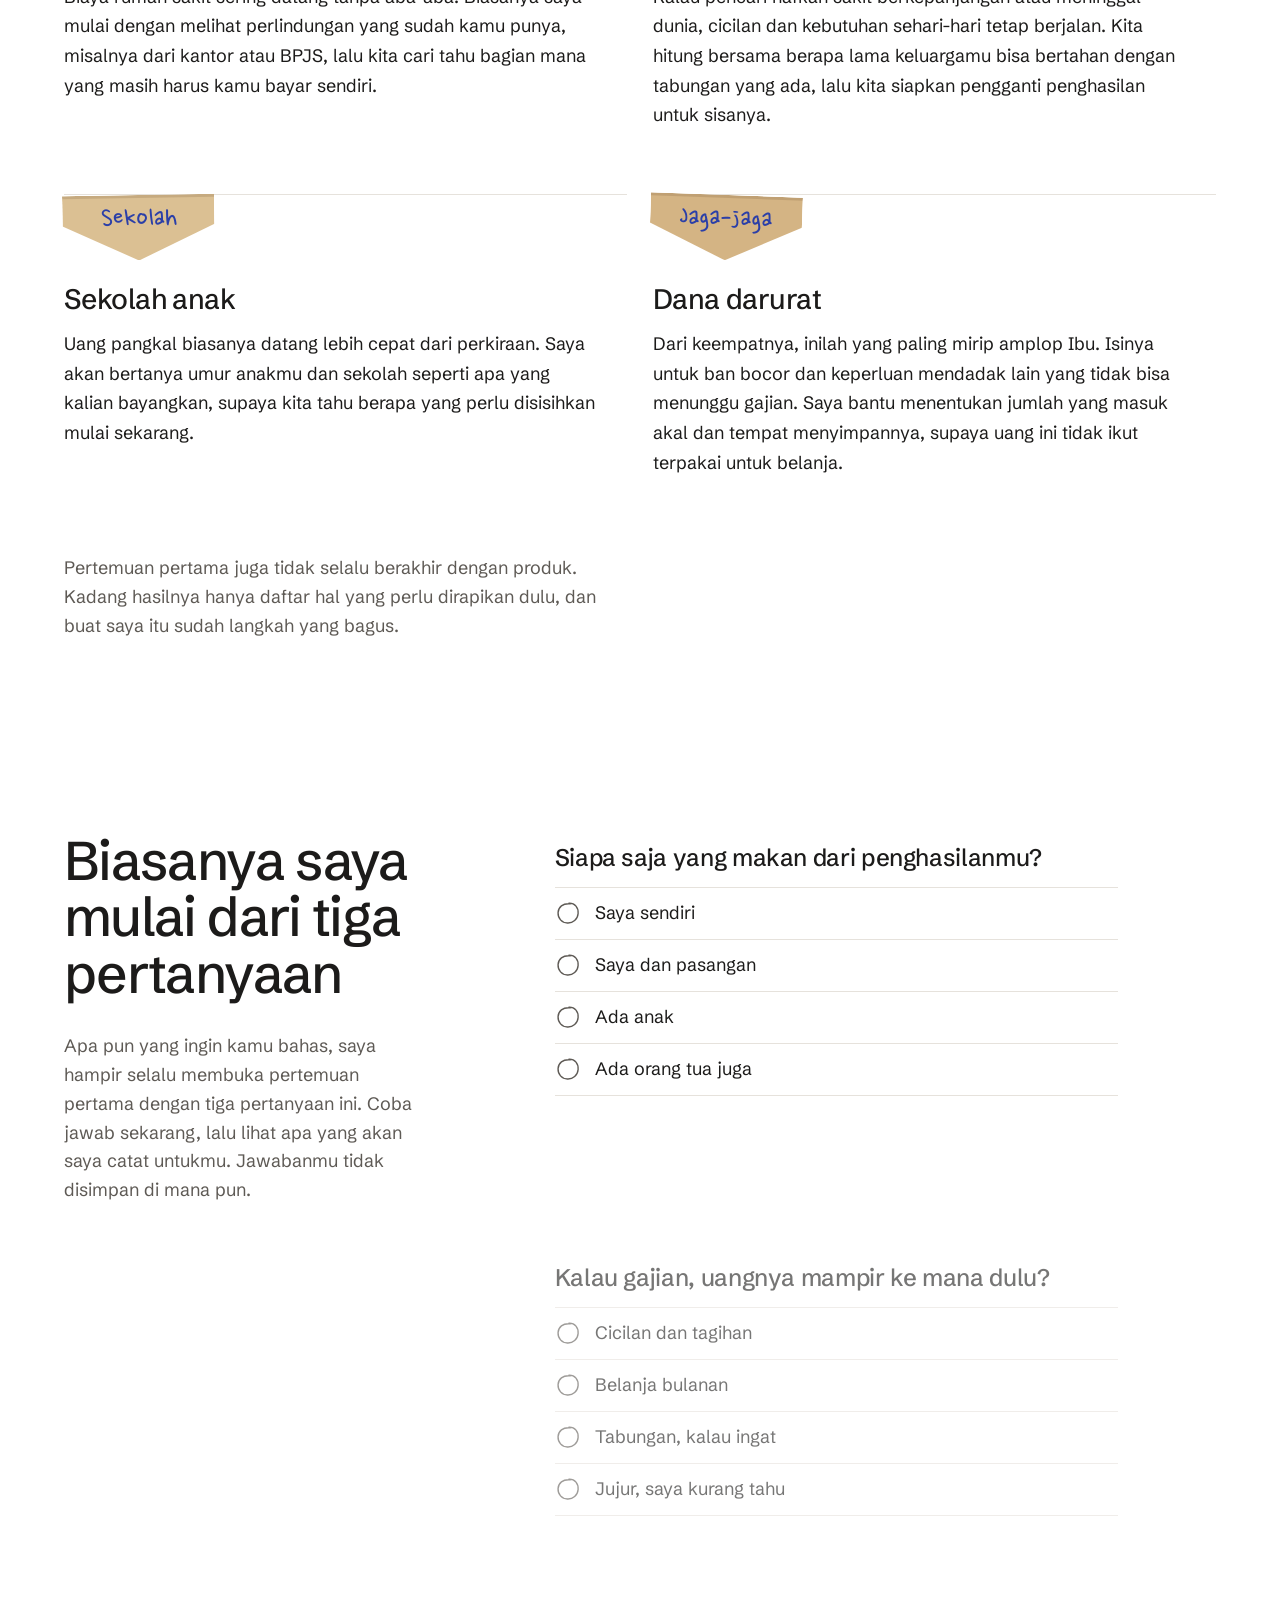
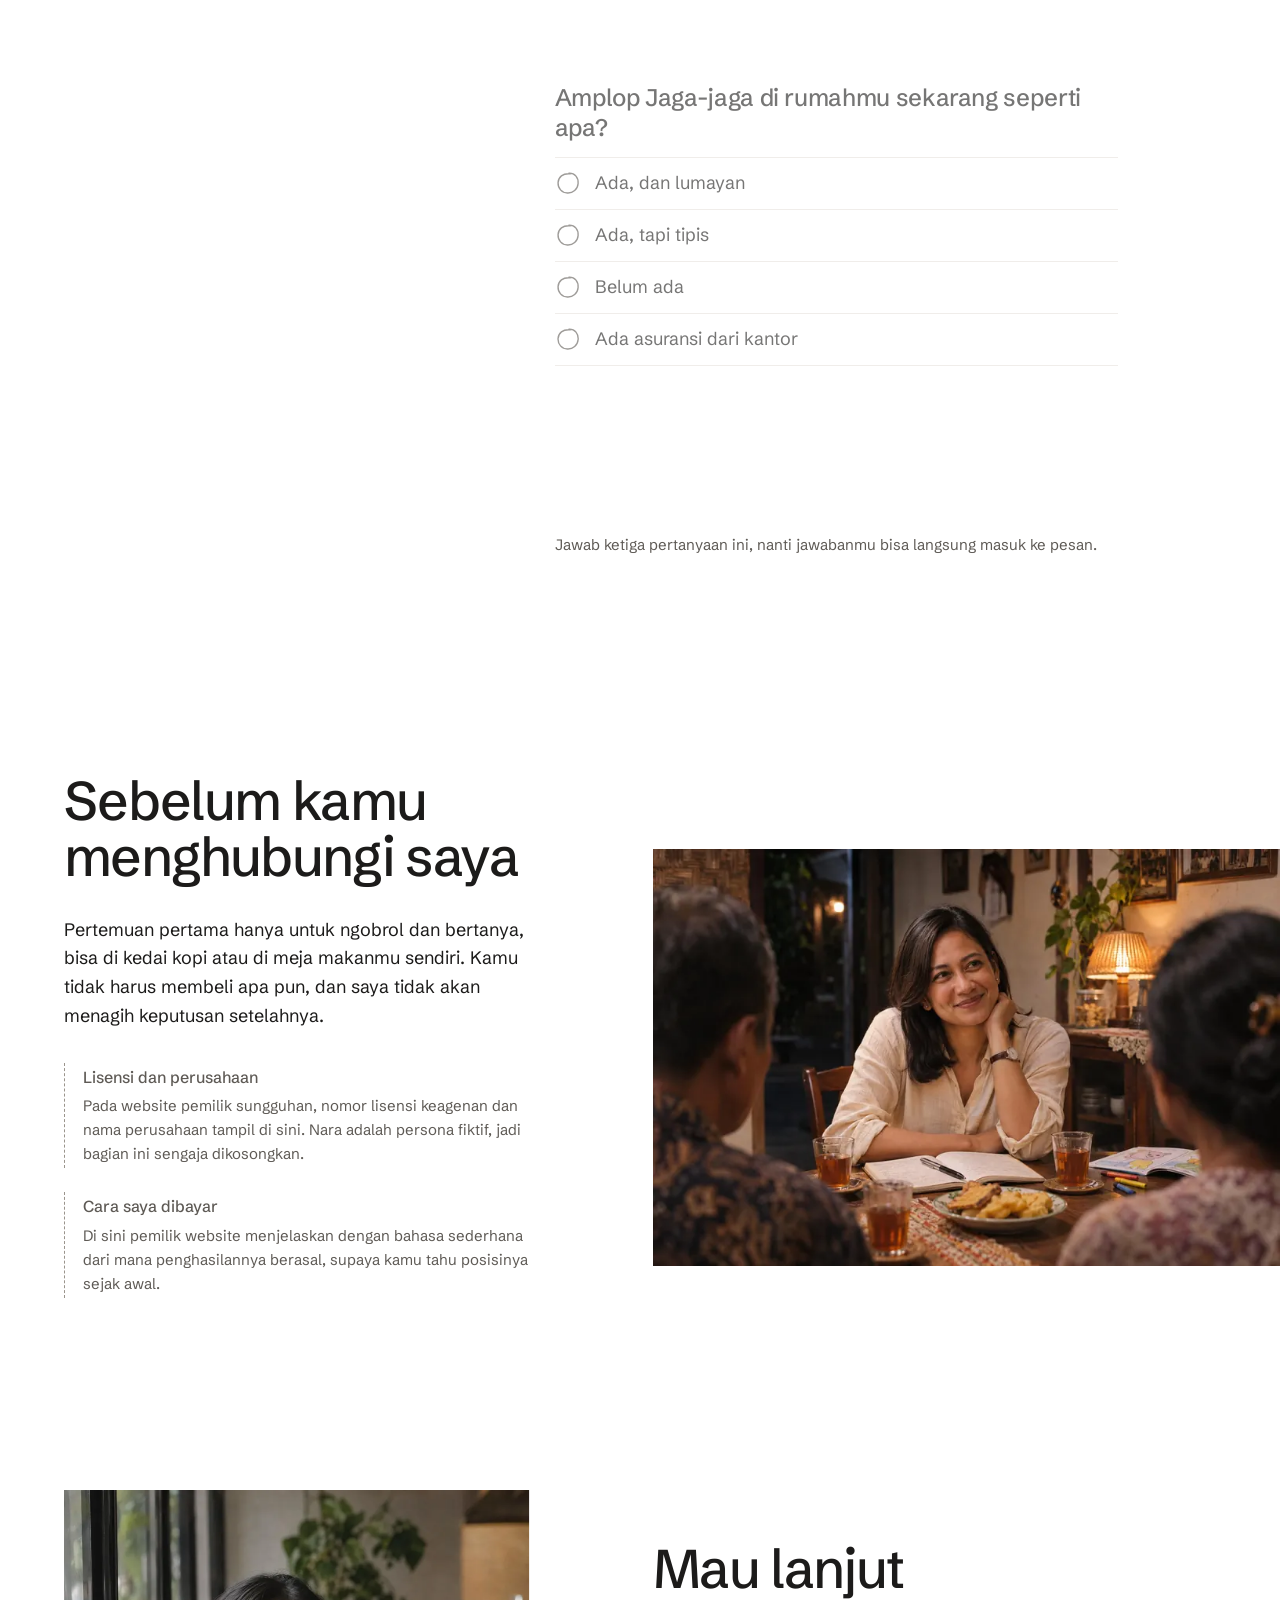
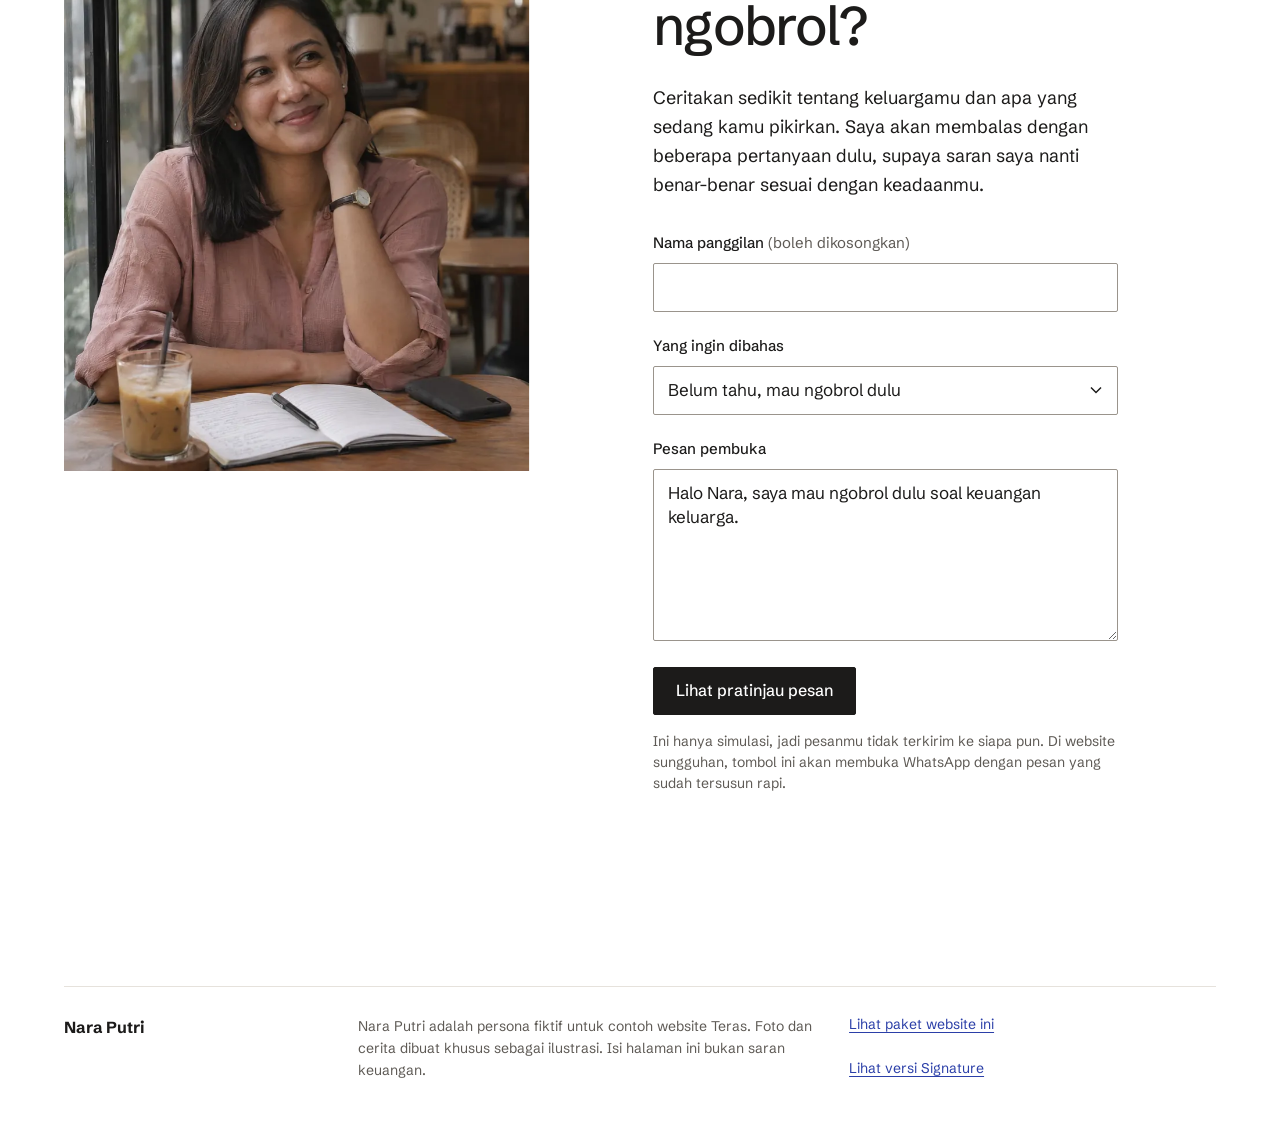
<file: essential/index.html>
<!doctype html>
<html lang="id">
<head>
<meta charset="utf-8">
<meta name="viewport" content="width=device-width, initial-scale=1">
<title>Nara Putri, agen asuransi dan konsultan keuangan keluarga</title>
<meta name="description" content="Halo, saya Nara, agen asuransi dan konsultan keuangan keluarga di Jakarta. Ceritanya dimulai dari amplop-amplop Ibu di meja makan rumah kami.">
<meta name="theme-color" content="#FFFFFF">
<meta property="og:type" content="website">
<meta property="og:title" content="Nara Putri, agen asuransi dan konsultan keuangan keluarga">
<meta property="og:description" content="Halo, saya Nara, agen asuransi dan konsultan keuangan keluarga di Jakarta. Ceritanya dimulai dari amplop-amplop Ibu di meja makan rumah kami.">
<meta property="og:image" content="../assets/img/portrait-1600.webp">
<link rel="stylesheet" href="../assets/fonts/fonts.css">
<link rel="icon" href="data:,">
<link rel="stylesheet" href="essential.css">
<script>document.documentElement.classList.add('js');</script>
<script src="essential.js" defer></script>
</head>
<body>
<a class="skip" href="#isi">Langsung ke isi</a>

<div class="demobar">
  <div class="wrap demobar__in">
    <p>Contoh website oleh Teras</p>
    <nav aria-label="Contoh website">
      <a href="index.html" aria-current="page">Essential</a>
      <a href="../signature/index.html">Signature</a>
      <a href="../index.html">Lihat paket</a>
    </nav>
  </div>
</div>

<header class="wrap site-header">
  <a class="site-name" href="index.html">Nara Putri</a>
  <nav aria-label="Utama">
    <a href="#cerita">Cerita</a>
    <a href="#kerja">Yang saya bantu</a>
    <a href="#ngobrol">Ngobrol</a>
  </nav>
</header>

<main id="isi" tabindex="-1">

<section class="wrap opening" aria-labelledby="judul">
  <h1 id="judul">Halo, saya Nara.</h1>

  <figure class="opening__photo">
    <div class="opening__frame">
      <img src="../assets/img/cafe-wide-800.webp"
           srcset="../assets/img/cafe-wide-800.webp 800w, ../assets/img/cafe-wide-1600.webp 1600w"
           sizes="(min-width: 1440px) 1232px, 90vw"
           width="1600" height="1062" fetchpriority="high"
           alt="Nara duduk sendiri di meja dekat jendela sebuah kedai kopi yang masih sepi, sedang menulis di buku catatan.">
      <p class="note note--hero" id="hero-note">
        <svg class="note__line" viewBox="0 0 70 70" aria-hidden="true" focusable="false">
          <path d="M60 64 C 50 50, 36 34, 18 10"/>
          <path d="M10 22 C 12 17, 14 12, 17 8 C 22 10, 27 12, 32 13"/>
        </svg>
        <span class="hand">itu saya</span>
      </p>
    </div>
  </figure>

  <div class="opening__panel">
    <p>Kalau kita janjian di kedai kopi, biasanya saya sudah datang dua puluh menit lebih awal dan duduk di kursi dekat jendela, ditemani es kopi susu dan buku catatan. Jadi kalau kamu masuk dan melihat perempuan yang sedang menulis sambil sesekali melirik ke pintu, kemungkinan besar itu saya.</p>
    <p>Saya agen asuransi dan konsultan keuangan keluarga di Jakarta. Sebelum bercerita soal pekerjaan, saya mau cerita dulu kenapa saya memilihnya, karena alasannya ada di meja makan rumah kami dulu.</p>
    <div class="actions">
      <a class="btn btn--primary" href="#cerita">Baca ceritanya</a>
      <a class="textlink" href="#ngobrol">Langsung ngobrol</a>
    </div>
  </div>
</section>

<section class="wrap cerita" id="cerita" aria-labelledby="cerita-judul">
  <h2 id="cerita-judul">Amplop di meja makan kami</h2>

  <div class="cerita__text">
    <div class="cerita__a">
      <p>Waktu saya kecil, meja makan di rumah kami dipakai untuk apa saja. Saya mengerjakan PR di salah satu ujungnya, dan belanjaan dari pasar sering masih tergeletak di tengah karena belum sempat dibereskan.</p>
      <p>Setiap awal bulan, Ibu duduk di meja itu dan membagi gaji Bapak ke dalam <span class="nw">amplop-amplop</span> cokelat. Ada amplop Sekolah, Listrik, Belanja, dan Arisan, lalu yang terakhir selalu amplop bertuliskan <span class="nw">Jaga-jaga</span>.</p>
    </div>
    <div class="cerita__b">
      <p>Isi amplop <span class="nw">Jaga-jaga</span> selalu paling sedikit, dan anehnya amplop itulah yang paling sering dibuka. Uangnya terpakai waktu ban motor Bapak bocor, waktu tetangga punya hajatan, dan waktu saya demam tengah malam sampai harus dibawa ke dokter.</p>
      <p>Saya masih ingat wajah Ibu setiap kali amplop itu ternyata masih ada isinya. Ibu kelihatan lega, dan seisi rumah ikut tenang.</p>
    </div>
  </div>

  <figure class="cerita__dining">
    <img src="../assets/img/dining-800.webp"
         srcset="../assets/img/dining-800.webp 800w, ../assets/img/dining-1600.webp 1600w"
         sizes="(min-width: 960px) 55vw, 100vw"
         width="1600" height="1062" loading="lazy"
         alt="Meja makan keluarga dengan taplak plastik bermotif bunga, buku PR, belanjaan, tudung saji, dan gelas teh.">
  </figure>

  <figure class="cerita__env">
    <div class="cerita__envframe">
      <img src="../assets/img/envelopes-800.webp"
           srcset="../assets/img/envelopes-800.webp 800w, ../assets/img/envelopes-1600.webp 1600w"
           sizes="(min-width: 960px) 34vw, 86vw"
           width="1600" height="1195" loading="lazy"
           alt="Lima amplop cokelat lusuh di atas taplak bermotif bunga, bertuliskan Sekolah, Listrik, Belanja, Arisan, dan Jaga-jaga.">
    </div>
    <figcaption>Tulisan tangan Ibu.</figcaption>
  </figure>

  <p class="cerita__close">Wajah lega itu yang akhirnya membawa saya ke pekerjaan ini. Sekarang saya membantu keluarga lain menyiapkan amplop <span class="nw">Jaga-jaga</span> mereka sendiri, supaya isinya masih cukup waktu ada keperluan mendadak.</p>
</section>

<section class="wrap kerja" id="kerja" aria-labelledby="kerja-judul">
  <div class="kerja__head">
    <h2 id="kerja-judul">Amplop <span class="nw">Jaga-jaga</span> versi sekarang</h2>
    <p>Hari ini amplopnya sudah berganti menjadi rekening dan polis, sementara kebutuhannya masih sama dengan di rumah kami dulu. Ada empat hal yang paling sering membuat keluarga kewalahan kalau harus ditanggung sendirian, dan keempatnya itulah yang saya bantu siapkan.</p>
  </div>

  <div class="amplop-set">
    <article class="amplop" id="amplop-sakit" aria-labelledby="amplop-sakit-judul" tabindex="-1">
      <p class="amplop__flap"><span class="hand">Berobat</span></p>
      <h3 id="amplop-sakit-judul">Kalau ada yang sakit</h3>
      <p>Biaya rumah sakit sering datang tanpa <span class="nw">aba-aba</span>. Biasanya saya mulai dengan melihat perlindungan yang sudah kamu punya, misalnya dari kantor atau BPJS, lalu kita cari tahu bagian mana yang masih harus kamu bayar sendiri.</p>
    </article>
    <article class="amplop" id="amplop-penghasilan" aria-labelledby="amplop-penghasilan-judul" tabindex="-1">
      <p class="amplop__flap"><span class="hand">Penghasilan</span></p>
      <h3 id="amplop-penghasilan-judul">Kalau penghasilan berhenti</h3>
      <p>Kalau pencari nafkah sakit berkepanjangan atau meninggal dunia, cicilan dan kebutuhan <span class="nw">sehari-hari</span> tetap berjalan. Kita hitung bersama berapa lama keluargamu bisa bertahan dengan tabungan yang ada, lalu kita siapkan pengganti penghasilan untuk sisanya.</p>
    </article>
    <article class="amplop" id="amplop-sekolah" aria-labelledby="amplop-sekolah-judul" tabindex="-1">
      <p class="amplop__flap"><span class="hand">Sekolah</span></p>
      <h3 id="amplop-sekolah-judul">Sekolah anak</h3>
      <p>Uang pangkal biasanya datang lebih cepat dari perkiraan. Saya akan bertanya umur anakmu dan sekolah seperti apa yang kalian bayangkan, supaya kita tahu berapa yang perlu disisihkan mulai sekarang.</p>
    </article>
    <article class="amplop" id="amplop-darurat" aria-labelledby="amplop-darurat-judul" tabindex="-1">
      <p class="amplop__flap"><span class="hand"><span class="nw">Jaga-jaga</span></span></p>
      <h3 id="amplop-darurat-judul">Dana darurat</h3>
      <p>Dari keempatnya, inilah yang paling mirip amplop Ibu. Isinya untuk ban bocor dan keperluan mendadak lain yang tidak bisa menunggu gajian. Saya bantu menentukan jumlah yang masuk akal dan tempat menyimpannya, supaya uang ini tidak ikut terpakai untuk belanja.</p>
    </article>
  </div>

  <p class="kerja__after">Pertemuan pertama juga tidak selalu berakhir dengan produk. Kadang hasilnya hanya daftar hal yang perlu dirapikan dulu, dan buat saya itu sudah langkah yang bagus.</p>
</section>

<section class="wrap tanya" id="tanya" aria-labelledby="tanya-judul">
  <div class="tanya__head">
    <h2 id="tanya-judul">Biasanya saya mulai dari tiga pertanyaan</h2>
    <p>Apa pun yang ingin kamu bahas, saya hampir selalu membuka pertemuan pertama dengan tiga pertanyaan ini. Coba jawab sekarang, lalu lihat apa yang akan saya catat untukmu. Jawabanmu tidak disimpan di mana pun.</p>
  </div>

  <form class="tanya__form" id="tanya-form" novalidate>
    <fieldset class="q" data-q="0">
      <legend>Siapa saja yang makan dari penghasilanmu?</legend>
      <div class="q__opts">
        <label class="opt"><input type="radio" name="q1" value="Saya sendiri" data-reply="Kalau begitu kita mulai dari kamu. Seandainya kamu sakit sebulan dan tidak bisa bekerja, siapa yang membayar tempat tinggal dan cicilanmu?"><span class="opt__box" aria-hidden="true"></span><span>Saya sendiri</span></label>
        <label class="opt"><input type="radio" name="q1" value="Saya dan pasangan" data-reply="Saya akan bertanya penghasilan siapa yang lebih rutin, karena biasanya penghasilan itulah yang perlu kita lindungi lebih dulu."><span class="opt__box" aria-hidden="true"></span><span>Saya dan pasangan</span></label>
        <label class="opt"><input type="radio" name="q1" value="Ada anak" data-reply="Saya akan bertanya umur anakmu dan kapan ia masuk jenjang sekolah berikutnya, supaya kita tahu masih ada waktu berapa lama."><span class="opt__box" aria-hidden="true"></span><span>Ada anak</span></label>
        <label class="opt"><input type="radio" name="q1" value="Ada orang tua juga" data-reply="Berarti kamu ikut menanggung orang tua. Kita petakan pelan-pelan siapa menanggung siapa, termasuk siapa yang menanggung kamu."><span class="opt__box" aria-hidden="true"></span><span>Ada orang tua juga</span></label>
      </div>
      <p class="reply hand" aria-live="polite"></p>
    </fieldset>

    <fieldset class="q" data-q="1">
      <legend>Kalau gajian, uangnya mampir ke mana dulu?</legend>
      <div class="q__opts">
        <label class="opt"><input type="radio" name="q2" value="Cicilan dan tagihan" data-reply="Berarti ada yang wajib dibayar setiap bulan. Saya akan mencatat jumlahnya, karena tagihan tetap datang walaupun penghasilan sedang berhenti."><span class="opt__box" aria-hidden="true"></span><span>Cicilan dan tagihan</span></label>
        <label class="opt"><input type="radio" name="q2" value="Belanja bulanan" data-reply="Kebutuhan dapur memang paling masuk akal didahulukan. Setelah itu kita lihat berapa yang tersisa untuk hal lain."><span class="opt__box" aria-hidden="true"></span><span>Belanja bulanan</span></label>
        <label class="opt"><input type="radio" name="q2" value="Tabungan, kalau ingat" data-reply="Jawaban “kalau ingat” itu jujur sekali, dan cukup sering saya dengar. Kita cari cara supaya menabung bisa berjalan sendiri tanpa harus diingat-ingat."><span class="opt__box" aria-hidden="true"></span><span>Tabungan, kalau ingat</span></label>
        <label class="opt"><input type="radio" name="q2" value="Jujur, saya kurang tahu" data-reply="Tidak apa-apa, banyak orang menjawab begitu waktu pertama kali ngobrol dengan saya. Kita bisa mulai dengan mencatat pengeluaran selama sebulan."><span class="opt__box" aria-hidden="true"></span><span>Jujur, saya kurang tahu</span></label>
      </div>
      <p class="reply hand" aria-live="polite"></p>
    </fieldset>

    <fieldset class="q" data-q="2">
      <legend>Amplop <span class="nw">Jaga-jaga</span> di rumahmu sekarang seperti apa?</legend>
      <div class="q__opts">
        <label class="opt"><input type="radio" name="q3" value="Ada, dan lumayan" data-reply="Senang mendengarnya. Saya akan bertanya cukup untuk berapa bulan, lalu kita cek apa saja yang belum ikut terlindungi."><span class="opt__box" aria-hidden="true"></span><span>Ada, dan lumayan</span></label>
        <label class="opt"><input type="radio" name="q3" value="Ada, tapi tipis" data-reply="Berarti mirip amplop Ibu saya dulu, jadi kita cari tahu dulu apa yang paling sering membuatnya terpakai."><span class="opt__box" aria-hidden="true"></span><span>Ada, tapi tipis</span></label>
        <label class="opt"><input type="radio" name="q3" value="Belum ada" data-reply="Tidak masalah, kita mulai dari nol dengan jumlah kecil yang bisa kamu sisihkan secara rutin."><span class="opt__box" aria-hidden="true"></span><span>Belum ada</span></label>
        <label class="opt"><input type="radio" name="q3" value="Ada asuransi dari kantor" data-reply="Itu pegangan yang baik. Satu hal yang akan saya tanyakan: kalau kamu pindah kerja, perlindungan itu ikut pindah atau berhenti?"><span class="opt__box" aria-hidden="true"></span><span>Ada asuransi dari kantor</span></label>
      </div>
      <p class="reply hand" aria-live="polite"></p>
    </fieldset>

    <div class="tanya__end" hidden>
      <p class="tanya__hint" id="tanya-hint">Jawab ketiga pertanyaan ini, nanti jawabanmu bisa langsung masuk ke pesan.</p>
      <p class="tanya__doneline" id="tanya-doneline" hidden>Tiga jawaban ini sudah cukup untuk obrolan pertama kita.</p>
      <p class="tanya__result" id="tanya-result" aria-live="polite"></p>
      <button type="button" class="btn btn--primary" id="bawa" hidden>Masukkan jawaban ke pesan</button>
    </div>
  </form>
</section>

<section class="wrap sebelum" id="sebelum" aria-labelledby="sebelum-judul">
  <div class="sebelum__text">
    <h2 id="sebelum-judul">Sebelum kamu menghubungi saya</h2>
    <p>Pertemuan pertama hanya untuk ngobrol dan bertanya, bisa di kedai kopi atau di meja makanmu sendiri. Kamu tidak harus membeli apa pun, dan saya tidak akan menagih keputusan setelahnya.</p>
    <dl class="ph">
      <div class="ph__row">
        <dt>Lisensi dan perusahaan</dt>
        <dd>Pada website pemilik sungguhan, nomor lisensi keagenan dan nama perusahaan tampil di sini. Nara adalah persona fiktif, jadi bagian ini sengaja dikosongkan.</dd>
      </div>
      <div class="ph__row">
        <dt>Cara saya dibayar</dt>
        <dd>Di sini pemilik website menjelaskan dengan bahasa sederhana dari mana penghasilannya berasal, supaya kamu tahu posisinya sejak awal.</dd>
      </div>
    </dl>
  </div>
  <figure class="sebelum__photo">
    <img src="../assets/img/listening-800.webp"
         srcset="../assets/img/listening-800.webp 800w, ../assets/img/listening-1600.webp 1600w"
         sizes="(min-width: 960px) 50vw, 100vw"
         width="1600" height="1062" loading="lazy"
         alt="Nara mendengarkan sepasang suami istri di meja makan mereka pada malam hari, dengan teh, gorengan, dan buku mewarnai di meja.">
  </figure>
</section>

<section class="wrap ngobrol" id="ngobrol" aria-labelledby="ngobrol-judul">
  <figure class="ngobrol__photo">
    <img src="../assets/img/portrait-800.webp"
         srcset="../assets/img/portrait-800.webp 800w, ../assets/img/portrait-1600.webp 1600w"
         sizes="(min-width: 960px) 38vw, 100vw"
         width="1600" height="2000" loading="lazy"
         alt="Nara tersenyum di meja kedai dekat jendela, buku catatan terbuka dan es kopi susu di depannya.">
  </figure>

  <div class="ngobrol__body">
    <h2 id="ngobrol-judul">Mau lanjut ngobrol?</h2>
    <p>Ceritakan sedikit tentang keluargamu dan apa yang sedang kamu pikirkan. Saya akan membalas dengan beberapa pertanyaan dulu, supaya saran saya nanti <span class="nw">benar-benar</span> sesuai dengan keadaanmu.</p>

    <form class="contact" id="contact" novalidate>
      <div class="field">
        <label for="f-nama">Nama panggilan <span class="opt-label">(boleh dikosongkan)</span></label>
        <input id="f-nama" name="nama" type="text" autocomplete="nickname">
      </div>
      <div class="field">
        <label for="f-topik">Yang ingin dibahas</label>
        <div class="select">
          <select id="f-topik" name="topik">
            <option>Belum tahu, mau ngobrol dulu</option>
            <option>Kalau ada yang sakit</option>
            <option>Kalau penghasilan berhenti</option>
            <option>Sekolah anak</option>
            <option>Dana darurat</option>
          </select>
        </div>
      </div>
      <div class="field">
        <label for="f-pesan">Pesan pembuka</label>
        <textarea id="f-pesan" name="pesan" rows="6">Halo Nara, saya mau ngobrol dulu soal keuangan keluarga.</textarea>
      </div>
      <button type="submit" class="btn btn--primary">Lihat pratinjau pesan</button>
      <p class="sim">Ini hanya simulasi, jadi pesanmu tidak terkirim ke siapa pun. Di website sungguhan, tombol ini akan membuka WhatsApp dengan pesan yang sudah tersusun rapi.</p>
    </form>

    <div class="preview" id="preview" aria-live="polite"></div>
  </div>
</section>

</main>

<footer class="site-footer">
 <div class="wrap site-footer__in">
  <p class="site-footer__name">Nara Putri</p>
  <p class="site-footer__disc">Nara Putri adalah persona fiktif untuk contoh website Teras. Foto dan cerita dibuat khusus sebagai ilustrasi. Isi halaman ini bukan saran keuangan.</p>
  <p class="site-footer__links">
    <a href="../index.html">Lihat paket website ini</a>
    <a href="../signature/index.html">Lihat versi Signature</a>
  </p>
 </div>
</footer>
</body>
</html>
</file>
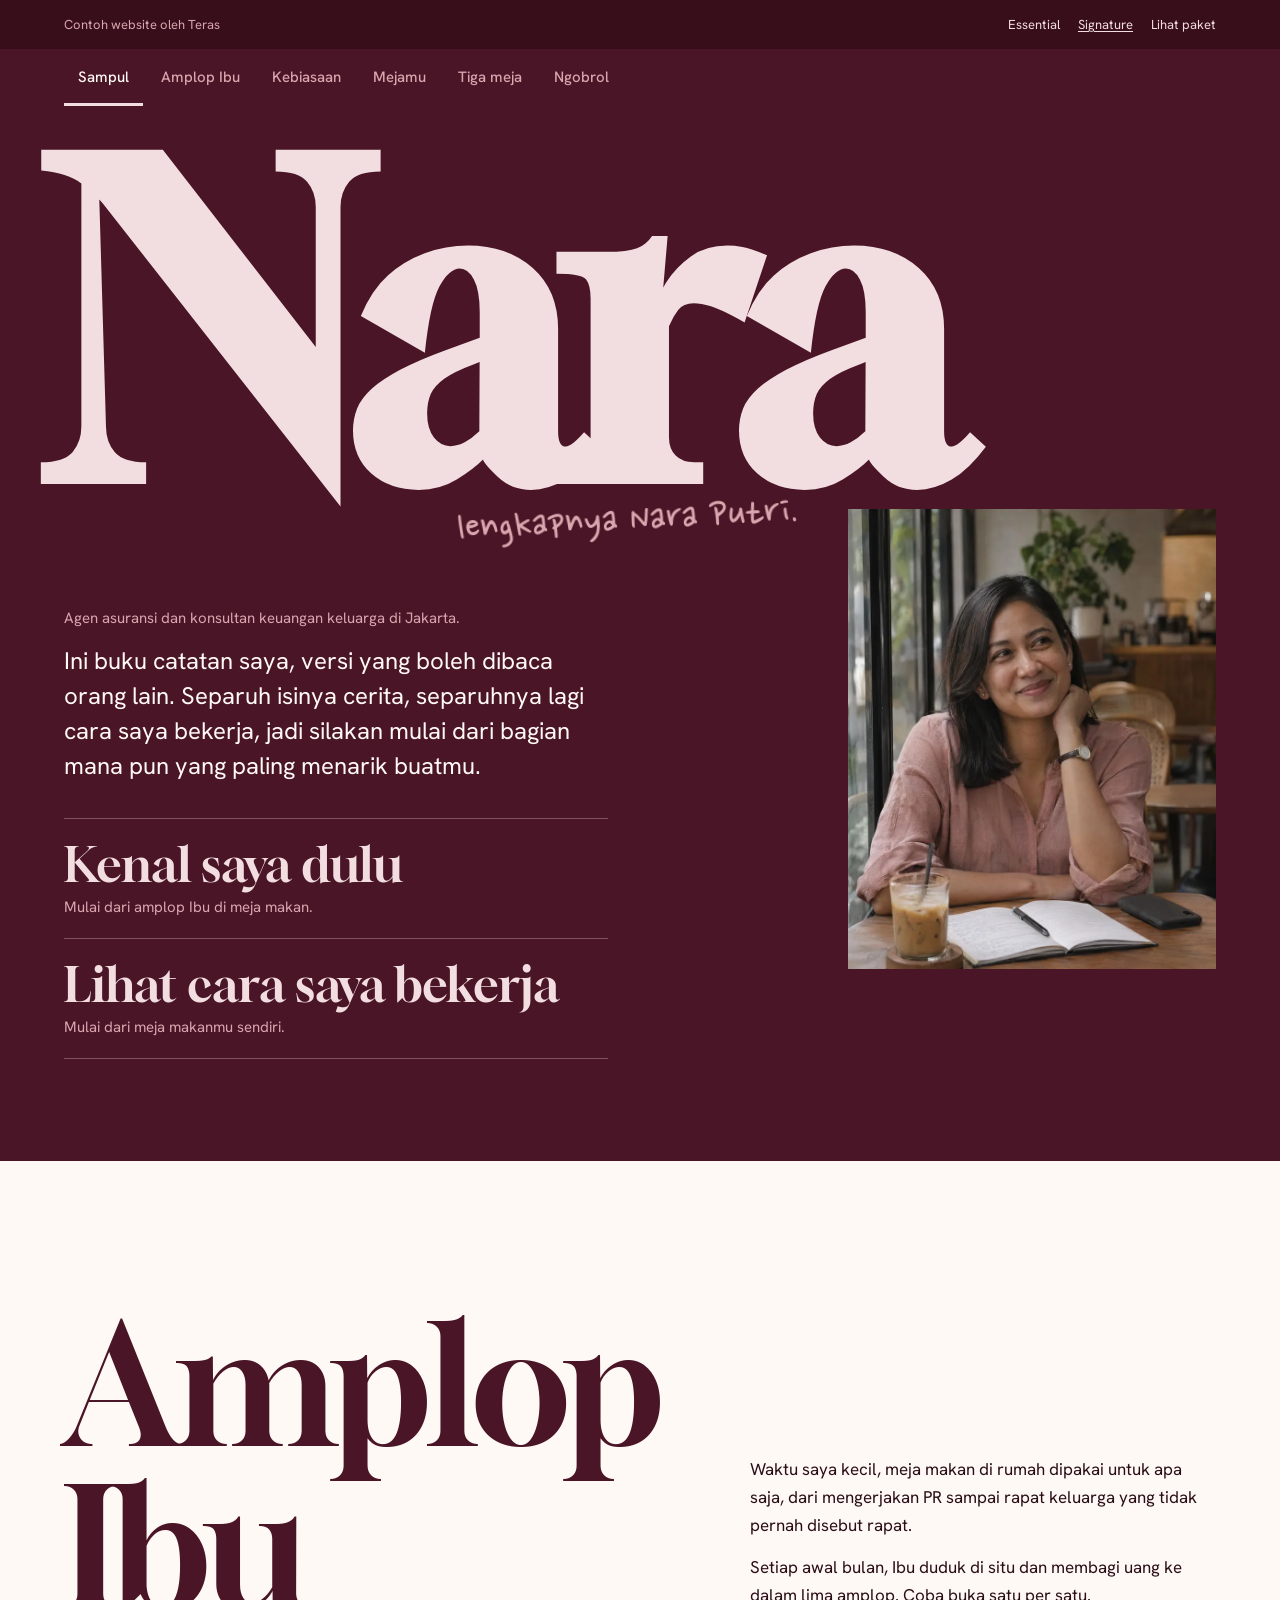
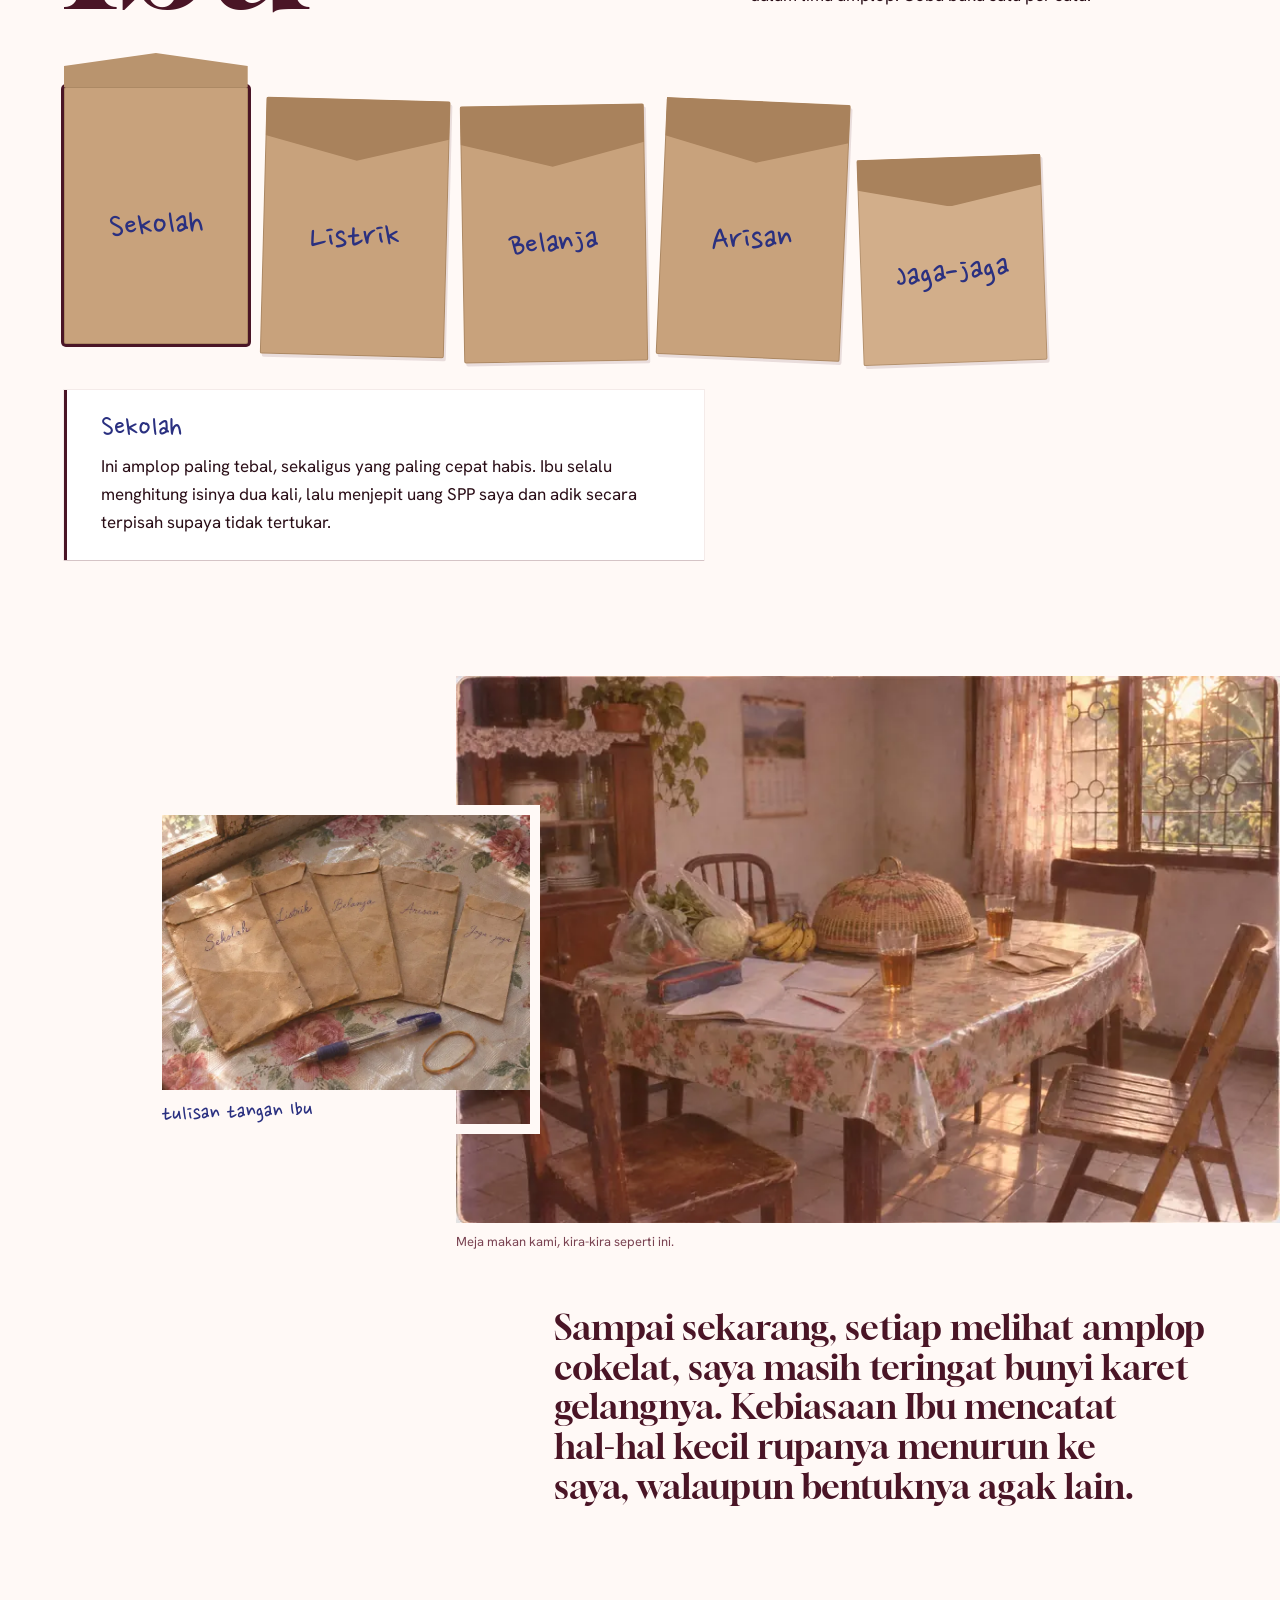
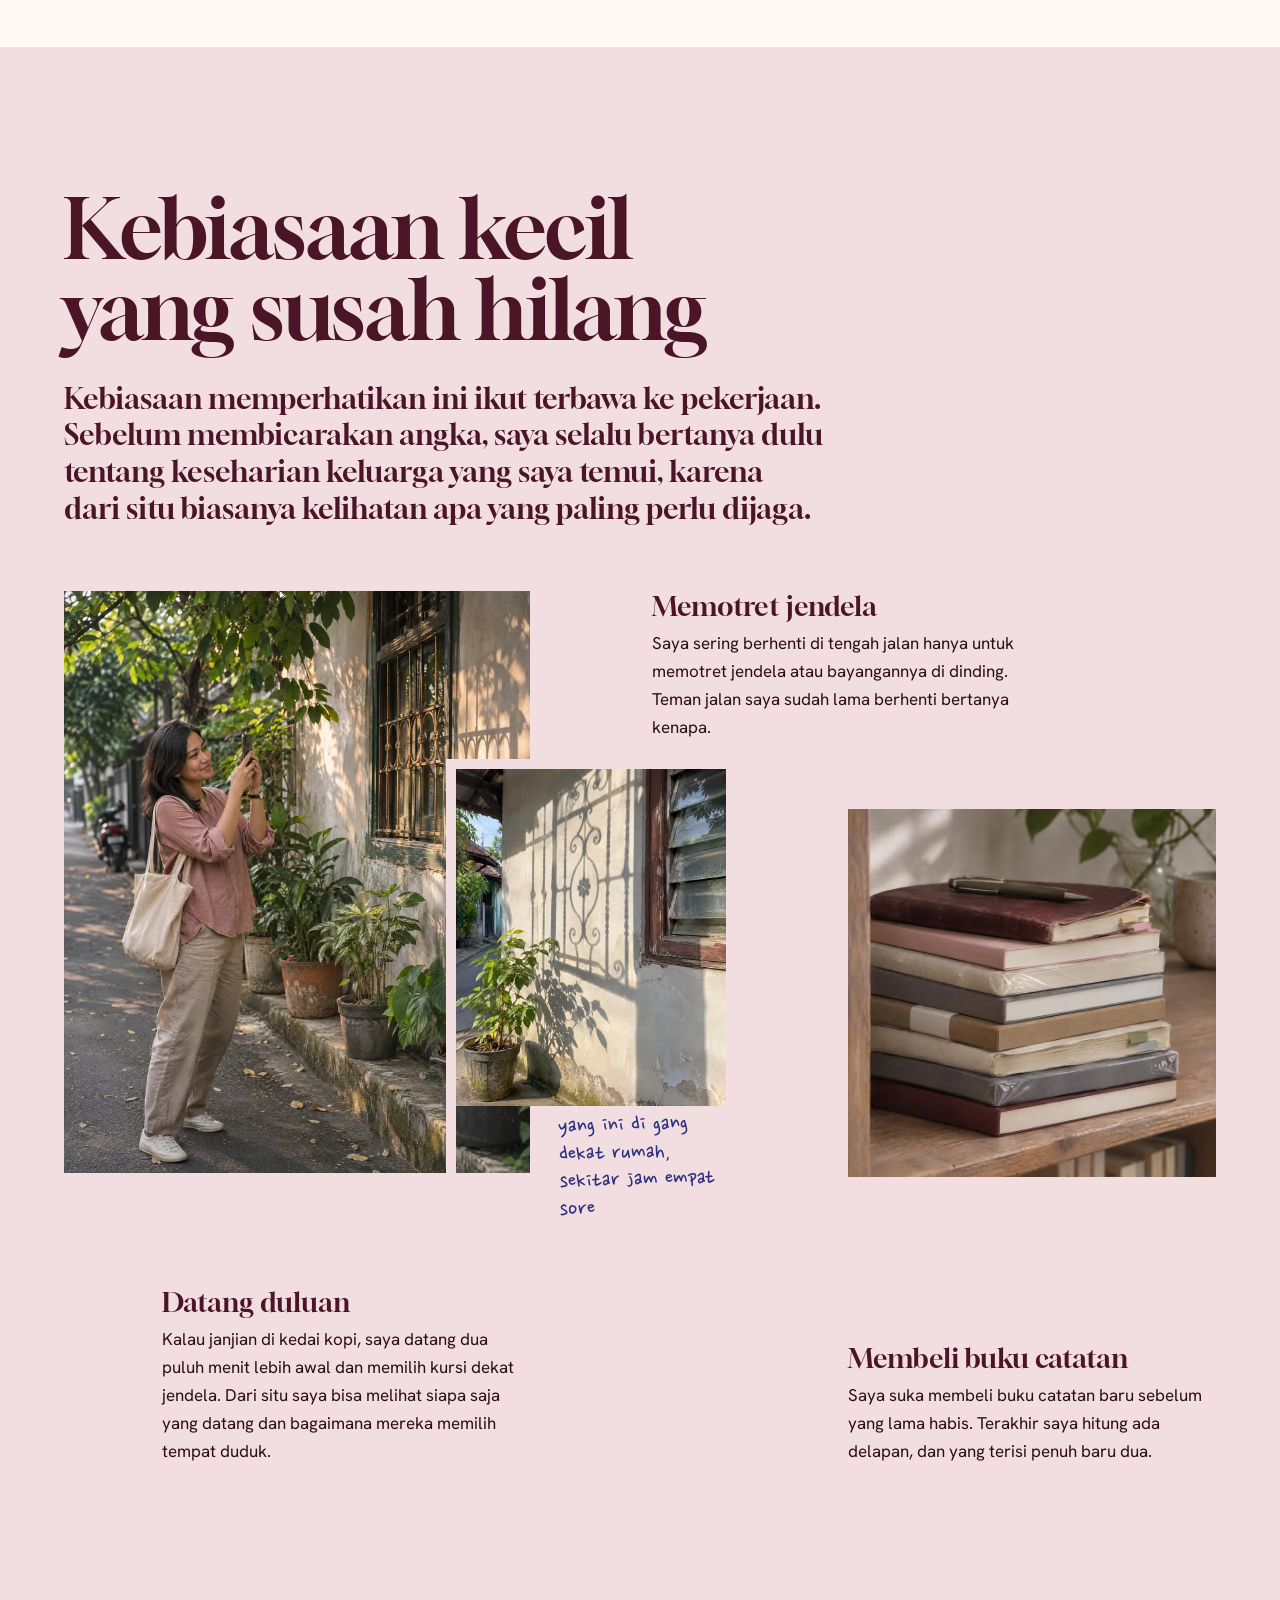
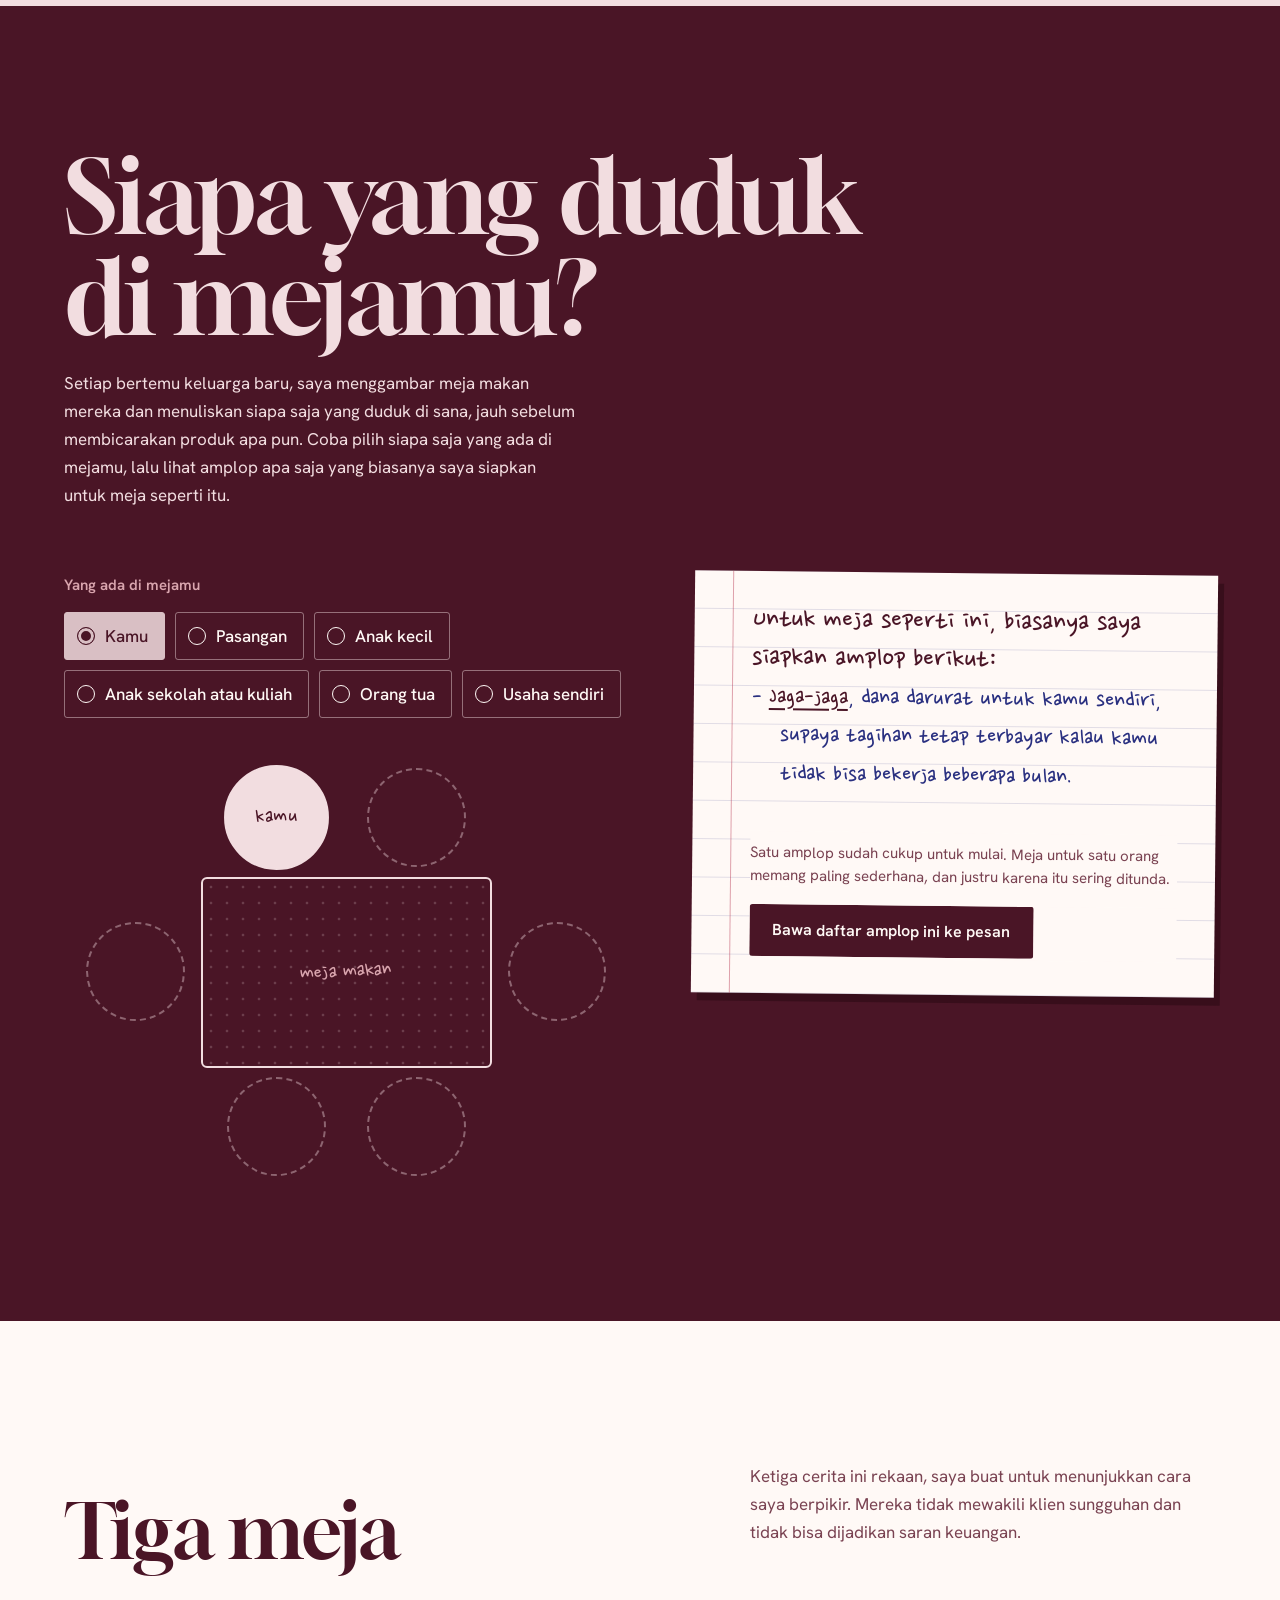
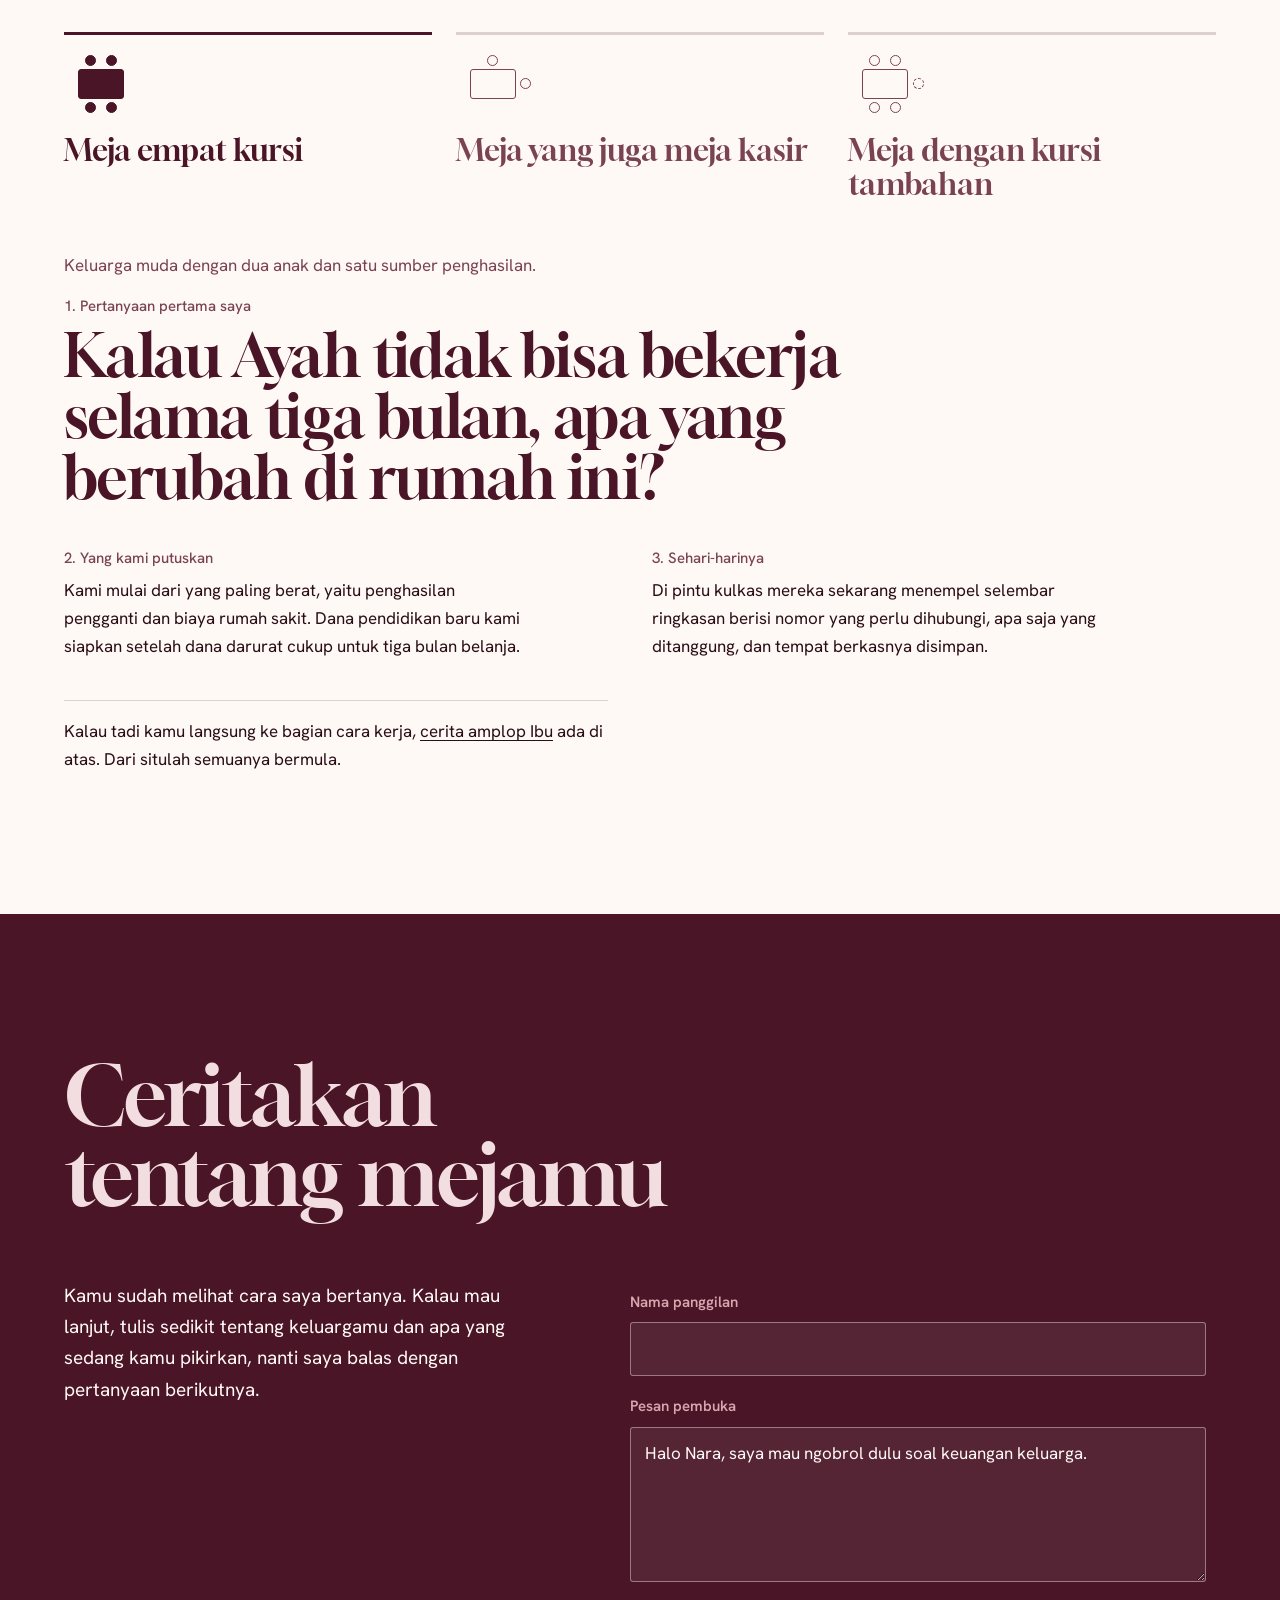
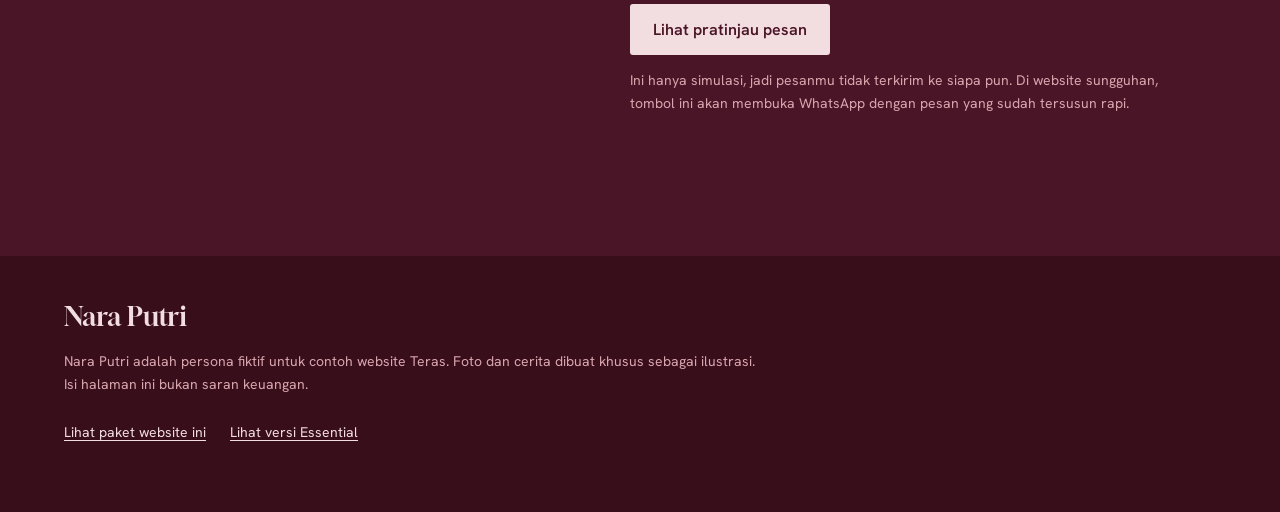
<file: signature/index.html>
<!doctype html>
<html lang="id">
<head>
<meta charset="utf-8">
<meta name="viewport" content="width=device-width, initial-scale=1">
<title>Nara Putri. Buku catatan yang boleh dibaca orang</title>
<meta name="description" content="Buku catatan Nara Putri, agen asuransi dan konsultan keuangan keluarga di Jakarta. Buka amplop Ibu, isi meja makanmu, dan lihat cara saya bekerja.">
<meta property="og:title" content="Nara Putri. Buku catatan yang boleh dibaca orang">
<meta property="og:description" content="Buka amplop Ibu, isi meja makanmu, dan lihat cara saya bekerja.">
<meta property="og:image" content="../assets/img/portrait-1600.webp">
<meta property="og:type" content="website">
<meta name="theme-color" content="#4A1526">
<link rel="icon" href="data:image/svg+xml,%3Csvg xmlns='http://www.w3.org/2000/svg' viewBox='0 0 32 32'%3E%3Crect width='32' height='32' fill='%234A1526'/%3E%3Ctext x='16' y='24' font-family='Georgia,serif' font-size='24' text-anchor='middle' fill='%23F2DDE0'%3EN%3C/text%3E%3C/svg%3E">
<link rel="stylesheet" href="../assets/fonts/fonts.css">
<link rel="stylesheet" href="signature.css">
</head>
<body>
<a class="skip" href="#isi">Langsung ke isi</a>

<div class="demobar">
  <span>Contoh website oleh Teras</span>
  <nav aria-label="Contoh paket">
    <a href="../essential/index.html">Essential</a>
    <a href="index.html" aria-current="page">Signature</a>
    <a href="../index.html">Lihat paket</a>
  </nav>
</div>

<nav class="tabs" aria-label="Isi buku catatan">
  <ol>
    <li><a href="#sampul" data-tab="sampul">Sampul</a></li>
    <li><a href="#amplop" data-tab="amplop">Amplop Ibu</a></li>
    <li><a href="#kebiasaan" data-tab="kebiasaan">Kebiasaan</a></li>
    <li><a href="#meja" data-tab="meja">Mejamu</a></li>
    <li><a href="#tiga-meja" data-tab="tiga-meja">Tiga meja</a></li>
    <li><a href="#kursi" data-tab="kursi">Ngobrol</a></li>
  </ol>
</nav>

<main id="isi">

<!-- ============ SAMPUL ============ -->
<header class="cover" id="sampul" data-chapter="sampul">
  <div class="cover__inner">
    <h1 class="cover__name" aria-label="Nara Putri">
      <span class="cover__letters" aria-hidden="true"><span>N</span><span>a</span><span>r</span><span>a</span></span>
      <span class="cover__surname hand" aria-hidden="true">lengkapnya Nara Putri.</span>
    </h1>

    <figure class="cover__portrait">
      <img src="../assets/img/portrait-800.webp"
           srcset="../assets/img/portrait-800.webp 800w, ../assets/img/portrait-1600.webp 1600w"
           sizes="(min-width: 900px) 34vw, 72vw"
           width="1792" height="2240" fetchpriority="high"
           alt="Nara tersenyum di meja kedai dekat jendela, buku catatan terbuka dan es kopi susu di depannya.">
    </figure>

    <div class="cover__text">
      <p class="cover__role">Agen asuransi dan konsultan keuangan keluarga di Jakarta.</p>
      <p class="cover__lede">Ini buku catatan saya, versi yang boleh dibaca orang lain. Separuh isinya cerita, separuhnya lagi cara saya bekerja, jadi silakan mulai dari bagian mana pun yang paling menarik buatmu.</p>
      <div class="doors">
        <a class="door" href="#amplop">
          <span class="door__title">Kenal saya dulu</span>
          <span class="door__note">Mulai dari amplop Ibu di meja makan.</span>
        </a>
        <a class="door" href="#meja">
          <span class="door__title">Lihat cara saya bekerja</span>
          <span class="door__note">Mulai dari meja makanmu sendiri.</span>
        </a>
      </div>
    </div>
  </div>
</header>

<!-- ============ AMPLOP IBU ============ -->
<section class="chapter amplop" id="amplop" data-chapter="amplop" aria-labelledby="h-amplop">
  <div class="amplop__head">
    <h2 id="h-amplop">Amplop Ibu</h2>
    <div class="amplop__intro">
      <p>Waktu saya kecil, meja makan di rumah dipakai untuk apa saja, dari mengerjakan PR sampai rapat keluarga yang tidak pernah disebut rapat.</p>
      <p>Setiap awal bulan, Ibu duduk di situ dan membagi uang ke dalam lima amplop. Coba buka satu per satu.</p>
    </div>
  </div>

  <div class="envelopes" role="group" aria-label="Lima amplop Ibu">
    <button class="env" type="button" aria-expanded="true" aria-controls="slip" data-env="sekolah"><span class="env__flap" aria-hidden="true"></span><span class="env__label hand">Sekolah</span></button>
    <button class="env" type="button" aria-expanded="false" aria-controls="slip" data-env="listrik"><span class="env__flap" aria-hidden="true"></span><span class="env__label hand">Listrik</span></button>
    <button class="env" type="button" aria-expanded="false" aria-controls="slip" data-env="belanja"><span class="env__flap" aria-hidden="true"></span><span class="env__label hand">Belanja</span></button>
    <button class="env" type="button" aria-expanded="false" aria-controls="slip" data-env="arisan"><span class="env__flap" aria-hidden="true"></span><span class="env__label hand">Arisan</span></button>
    <button class="env env--thin" type="button" aria-expanded="false" aria-controls="slip" data-env="jaga"><span class="env__flap" aria-hidden="true"></span><span class="env__label hand">Jaga-jaga</span></button>
  </div>

  <div class="slip" id="slip" aria-live="polite">
    <article class="slip__item" data-slip="sekolah">
      <h3>Sekolah</h3>
      <p>Ini amplop paling tebal, sekaligus yang paling cepat habis. Ibu selalu menghitung isinya dua kali, lalu menjepit uang SPP saya dan adik secara terpisah supaya tidak tertukar.</p>
    </article>
    <article class="slip__item" data-slip="listrik">
      <h3>Listrik</h3>
      <p>Setiap kali amplop ini menipis, Bapak mendadak rajin mematikan lampu teras. Kami menyebutnya musim hemat.</p>
    </article>
    <article class="slip__item" data-slip="belanja">
      <h3>Belanja</h3>
      <p>Isinya paling sering dipinjam amplop lain. Ibu mencatat jumlah pinjamannya dengan pensil di bagian belakang amplop, lalu menghapusnya kalau uangnya sudah kembali.</p>
    </article>
    <article class="slip__item" data-slip="arisan">
      <h3>Arisan</h3>
      <p>Dulu saya mengira arisan cuma acara makan kue. Belakangan saya paham bahwa arisan adalah cara ibu-ibu satu gang saling menjaga.</p>
    </article>
    <article class="slip__item" data-slip="jaga">
      <h3>Jaga-jaga</h3>
      <p>Amplop ini selalu paling tipis, dan anehnya paling sering dibuka, entah karena ban motor bocor, tetangga punya hajatan, atau saya demam tengah malam.</p>
      <p>Setiap kali amplop ini ternyata masih ada isinya, Ibu kelihatan lega. Saya ingin keluarga lain bisa merasakan lega yang sama, dan itulah yang saya kerjakan sekarang.</p>
    </article>
  </div>

  <div class="amplop__photos">
    <figure class="amplop__dining">
      <img src="../assets/img/dining-800.webp"
           srcset="../assets/img/dining-800.webp 800w, ../assets/img/dining-1600.webp 1600w"
           sizes="(min-width: 900px) 58vw, 100vw" width="2048" height="1360" loading="lazy"
           alt="Meja makan keluarga dengan taplak plastik bermotif bunga, buku PR, belanjaan, tudung saji, dan gelas teh.">
      <figcaption>Meja makan kami, kira-kira seperti ini.</figcaption>
    </figure>
    <figure class="amplop__real">
      <img src="../assets/img/envelopes-800.webp"
           srcset="../assets/img/envelopes-800.webp 800w, ../assets/img/envelopes-1600.webp 1600w"
           sizes="(min-width: 900px) 26vw, 60vw" width="2336" height="1744" loading="lazy"
           alt="Lima amplop cokelat bertuliskan Sekolah, Listrik, Belanja, Arisan, dan Jaga-jaga.">
      <figcaption class="hand">tulisan tangan Ibu</figcaption>
    </figure>
    <p class="amplop__close">Sampai sekarang, setiap melihat amplop cokelat, saya masih teringat bunyi karet gelangnya. Kebiasaan Ibu mencatat hal-hal kecil rupanya menurun ke saya, walaupun bentuknya agak lain.</p>
  </div>
</section>

<!-- ============ KEBIASAAN ============ -->
<section class="chapter habits" id="kebiasaan" data-chapter="kebiasaan" aria-labelledby="h-kebiasaan">
  <h2 id="h-kebiasaan">Kebiasaan kecil yang susah hilang</h2>
  <p class="habits__bridge">Kebiasaan memperhatikan ini ikut terbawa ke pekerjaan. Sebelum membicarakan angka, saya selalu bertanya dulu tentang keseharian keluarga yang saya temui, karena dari situ biasanya kelihatan apa yang paling perlu dijaga.</p>

  <div class="habits__grid">
    <figure class="habit habit--street">
      <img src="../assets/img/street-800.webp"
           srcset="../assets/img/street-800.webp 800w, ../assets/img/street-1600.webp 1600w"
           sizes="(min-width: 900px) 36vw, 82vw" width="1792" height="2240" loading="lazy"
           alt="Nara berhenti di sebuah gang untuk memotret jendela tua dengan ponselnya.">
    </figure>
    <div class="habit__text habit__text--street">
      <h3>Memotret jendela</h3>
      <p>Saya sering berhenti di tengah jalan hanya untuk memotret jendela atau bayangannya di dinding. Teman jalan saya sudah lama berhenti bertanya kenapa.</p>
    </div>
    <figure class="habit habit--shadow">
      <img src="../assets/img/shadow-800.webp"
           srcset="../assets/img/shadow-800.webp 800w, ../assets/img/shadow-1600.webp 1600w"
           sizes="(min-width: 900px) 20vw, 48vw" width="1792" height="2240" loading="lazy"
           alt="Bayangan teralis jendela dan tanaman pot jatuh di dinding berwarna pucat.">
      <figcaption class="hand">yang ini di gang dekat rumah, sekitar jam empat sore</figcaption>
    </figure>

    <figure class="habit habit--books">
      <img src="../assets/img/notebooks-800.webp"
           srcset="../assets/img/notebooks-800.webp 800w, ../assets/img/notebooks-1600.webp 1600w"
           sizes="(min-width: 900px) 28vw, 70vw" width="2048" height="2048" loading="lazy"
           alt="Tumpukan delapan buku catatan di rak, sebagian besar masih baru.">
    </figure>
    <div class="habit__text habit__text--books">
      <h3>Membeli buku catatan</h3>
      <p>Saya suka membeli buku catatan baru sebelum yang lama habis. Terakhir saya hitung ada delapan, dan yang terisi penuh baru dua.</p>
    </div>

    <div class="habit__text habit__text--early">
      <h3>Datang duluan</h3>
      <p>Kalau janjian di kedai kopi, saya datang dua puluh menit lebih awal dan memilih kursi dekat jendela. Dari situ saya bisa melihat siapa saja yang datang dan bagaimana mereka memilih tempat duduk.</p>
    </div>
  </div>
</section>

<!-- ============ MEJAMU ============ -->
<section class="chapter table-ch" id="meja" data-chapter="meja" aria-labelledby="h-meja">
  <div class="table-ch__head">
    <h2 id="h-meja">Siapa yang duduk di mejamu?</h2>
    <p>Setiap bertemu keluarga baru, saya menggambar meja makan mereka dan menuliskan siapa saja yang duduk di sana, jauh sebelum membicarakan produk apa pun. Coba pilih siapa saja yang ada di mejamu, lalu lihat amplop apa saja yang biasanya saya siapkan untuk meja seperti itu.</p>
  </div>

  <div class="table-ch__work">
    <div class="seating">
      <fieldset class="chips">
        <legend>Yang ada di mejamu</legend>
        <label class="chip chip--fixed"><input type="checkbox" checked disabled data-seat="kamu"><span>Kamu</span></label>
        <label class="chip"><input type="checkbox" data-seat="pasangan"><span>Pasangan</span></label>
        <label class="chip"><input type="checkbox" data-seat="balita"><span>Anak kecil</span></label>
        <label class="chip"><input type="checkbox" data-seat="sekolah"><span>Anak sekolah atau kuliah</span></label>
        <label class="chip"><input type="checkbox" data-seat="ortu"><span>Orang tua</span></label>
        <label class="chip"><input type="checkbox" data-seat="usaha"><span>Usaha sendiri</span></label>
      </fieldset>

      <div class="tabletop" aria-hidden="true">
        <div class="tabletop__table"><span class="hand">meja makan</span></div>
        <div class="seat is-on" data-chair="kamu"><span class="hand">kamu</span></div>
        <div class="seat" data-chair="pasangan"><span class="hand">pasangan</span></div>
        <div class="seat" data-chair="balita"><span class="hand">si kecil</span></div>
        <div class="seat" data-chair="sekolah"><span class="hand">anak</span></div>
        <div class="seat" data-chair="ortu"><span class="hand">orang tua</span></div>
        <div class="seat" data-chair="usaha"><span class="hand">usaha</span></div>
      </div>
    </div>

    <div class="notepage">
      <p class="notepage__title hand">Untuk meja seperti ini, biasanya saya siapkan amplop berikut:</p>
      <ul class="notepage__lines hand" id="notes" aria-live="polite">
        <li data-note="kamu"><span class="lbl">Jaga-jaga</span>, dana darurat untuk kamu sendiri, supaya tagihan tetap terbayar kalau kamu tidak bisa bekerja beberapa bulan.</li>
        <li data-note="pasangan" hidden><span class="lbl">Penghasilan</span>, pengganti gaji supaya dapur tetap jalan kalau salah satu dari kalian berhenti bekerja.</li>
        <li data-note="balita" hidden><span class="lbl">Si kecil</span>, biaya dokter dan rumah sakit untuk anakmu, yang biasanya datang tanpa aba-aba.</li>
        <li data-note="sekolah" hidden><span class="lbl">Sekolah</span>, tabungan pendidikan yang disiapkan dari sekarang sesuai tahun anakmu masuk jenjang berikutnya.</li>
        <li data-note="ortu" hidden><span class="lbl">Orang tua</span>, biaya berobat orang tuamu, supaya tidak mendadak ditanggung satu orang saja.</li>
        <li data-note="usaha" hidden><span class="lbl">Usaha</span>, pemisah uang usaha dan uang rumah, supaya kebutuhan rumah tetap aman kalau usahamu sedang sepi.</li>
      </ul>
      <p class="notepage__sum" id="note-sum">Satu amplop sudah cukup untuk mulai. Meja untuk satu orang memang paling sederhana, dan justru karena itu sering ditunda.</p>
      <div class="notepage__save">
        <button type="button" class="btn btn--ink" id="save-table">Bawa daftar amplop ini ke pesan</button>
        <span class="notepage__status" id="save-status" role="status"></span>
      </div>
    </div>
  </div>
</section>

<!-- ============ TIGA MEJA ============ -->
<section class="chapter cases" id="tiga-meja" data-chapter="tiga-meja" aria-labelledby="h-cases">
  <div class="cases__head">
    <h2 id="h-cases">Tiga meja</h2>
    <p>Ketiga cerita ini rekaan, saya buat untuk menunjukkan cara saya berpikir. Mereka tidak mewakili klien sungguhan dan tidak bisa dijadikan saran keuangan.</p>
  </div>

  <div class="cases__tabs" role="tablist" aria-label="Pilih meja">
    <button role="tab" id="tab-a" aria-controls="case-a" aria-selected="true" class="ctab">
      <span class="mini mini--4" aria-hidden="true"><i></i><i></i><i></i><i></i></span>
      <span class="ctab__name">Meja empat kursi</span>
    </button>
    <button role="tab" id="tab-b" aria-controls="case-b" aria-selected="false" tabindex="-1" class="ctab">
      <span class="mini mini--2" aria-hidden="true"><i></i><i></i></span>
      <span class="ctab__name">Meja yang juga meja kasir</span>
    </button>
    <button role="tab" id="tab-c" aria-controls="case-c" aria-selected="false" tabindex="-1" class="ctab">
      <span class="mini mini--5" aria-hidden="true"><i></i><i></i><i></i><i></i><i></i></span>
      <span class="ctab__name">Meja dengan kursi tambahan</span>
    </button>
  </div>

  <article class="case" id="case-a" role="tabpanel" aria-labelledby="tab-a" tabindex="0">
    <p class="case__who">Keluarga muda dengan dua anak dan satu sumber penghasilan.</p>
    <ol class="case__steps">
      <li class="case__q"><h3>Pertanyaan pertama saya</h3><p>Kalau Ayah tidak bisa bekerja selama tiga bulan, apa yang berubah di rumah ini?</p></li>
      <li><h3>Yang kami putuskan</h3><p>Kami mulai dari yang paling berat, yaitu penghasilan pengganti dan biaya rumah sakit. Dana pendidikan baru kami siapkan setelah dana darurat cukup untuk tiga bulan belanja.</p></li>
      <li><h3>Sehari-harinya</h3><p>Di pintu kulkas mereka sekarang menempel selembar ringkasan berisi nomor yang perlu dihubungi, apa saja yang ditanggung, dan tempat berkasnya disimpan.</p></li>
    </ol>
  </article>

  <article class="case" id="case-b" role="tabpanel" aria-labelledby="tab-b" tabindex="0">
    <p class="case__who">Pemilik kedai kopi yang baru membuka cabang kedua.</p>
    <ol class="case__steps">
      <li class="case__q"><h3>Pertanyaan pertama saya</h3><p>Mana uang kedai, mana uang rumah?</p></li>
      <li><h3>Yang kami putuskan</h3><p>Kami pisahkan dulu uang kedai dan uang rumah. Setelah itu baru kelihatan berapa yang wajar disisihkan untuk melindungi pemiliknya, karena kedai ini masih sangat bergantung pada satu orang.</p></li>
      <li><h3>Sehari-harinya</h3><p>Setiap Senin, sepuluh menit sebelum kedai buka, ia memindahkan jatah rumah ke rekening terpisah sambil minum kopi buatannya sendiri.</p></li>
    </ol>
  </article>

  <article class="case" id="case-c" role="tabpanel" aria-labelledby="tab-c" tabindex="0">
    <p class="case__who">Anak sulung yang ikut menanggung orang tua.</p>
    <ol class="case__steps">
      <li class="case__q"><h3>Pertanyaan pertama saya</h3><p>Siapa menanggung siapa, dan siapa yang menanggung kamu?</p></li>
      <li><h3>Yang kami putuskan</h3><p>Kami dahulukan biaya kesehatan orang tua dan dana darurat yang ditanggung bersama kakak-adik. Rencana pribadinya tetap berjalan, dengan porsi lebih kecil yang benar-benar sanggup ia jalani.</p></li>
      <li><h3>Sehari-harinya</h3><p>Mereka membuat grup keluarga khusus untuk urusan biaya dan mengobrolkannya bersama setiap tiga bulan, supaya bebannya tidak kembali ke pundak satu orang.</p></li>
    </ol>
  </article>

  <p class="cases__back" id="back-amplop" hidden>Kalau tadi kamu langsung ke bagian cara kerja, <a href="#amplop">cerita amplop Ibu</a> ada di atas. Dari situlah semuanya bermula.</p>
</section>

<!-- ============ NGOBROL ============ -->
<section class="chapter chair" id="kursi" data-chapter="kursi" aria-labelledby="h-kursi">
  <h2 id="h-kursi">Ceritakan tentang mejamu</h2>
  <div class="chair__grid">
    <div class="chair__text">
      <p>Kamu sudah melihat cara saya bertanya. Kalau mau lanjut, tulis sedikit tentang keluargamu dan apa yang sedang kamu pikirkan, nanti saya balas dengan pertanyaan berikutnya.</p>
      <p class="chair__saved hand" id="saved-line" hidden></p>
    </div>

    <form class="compose" id="compose" novalidate>
      <label for="nama">Nama panggilan</label>
      <input id="nama" name="nama" type="text" autocomplete="off" spellcheck="false">
      <label for="pesan">Pesan pembuka</label>
      <textarea id="pesan" name="pesan" rows="5">Halo Nara, saya mau ngobrol dulu soal keuangan keluarga.</textarea>
      <button type="submit" class="btn btn--blush">Lihat pratinjau pesan</button>
      <p class="compose__sim">Ini hanya simulasi, jadi pesanmu tidak terkirim ke siapa pun. Di website sungguhan, tombol ini akan membuka WhatsApp dengan pesan yang sudah tersusun rapi.</p>

      <div class="preview" id="preview" hidden>
        <p class="preview__label">Pratinjau pesan</p>
        <p class="preview__bubble" id="preview-text"></p>
        <div class="preview__actions">
          <button type="button" class="btn btn--line" id="copy">Salin pesan</button>
          <span id="copy-status" role="status"></span>
        </div>
      </div>
    </form>
  </div>
</section>

</main>

<footer class="foot">
  <p class="foot__name">Nara Putri</p>
  <p>Nara Putri adalah persona fiktif untuk contoh website Teras. Foto dan cerita dibuat khusus sebagai ilustrasi. Isi halaman ini bukan saran keuangan.</p>
  <p><a href="../index.html">Lihat paket website ini</a> <a href="../essential/index.html">Lihat versi Essential</a></p>
</footer>

<script src="signature.js"></script>
</body>
</html>
</file>
<file: assets/fonts/fonts.css>
/* Self-hosted fonts, all SIL Open Font License 1.1: Gloock, Hanken Grotesk, Nanum Pen Script, Schibsted Grotesk. Latin subset. */
@font-face{font-family:"Gloock";font-style:normal;font-weight:400;font-display:swap;src:url("gloock-latin-400-normal.woff2") format("woff2")}
@font-face{font-family:"Hanken Grotesk";font-style:normal;font-weight:400;font-display:swap;src:url("hanken-grotesk-latin-400-normal.woff2") format("woff2")}
@font-face{font-family:"Hanken Grotesk";font-style:normal;font-weight:500;font-display:swap;src:url("hanken-grotesk-latin-500-normal.woff2") format("woff2")}
@font-face{font-family:"Hanken Grotesk";font-style:normal;font-weight:600;font-display:swap;src:url("hanken-grotesk-latin-600-normal.woff2") format("woff2")}
@font-face{font-family:"Nanum Pen Script";font-style:normal;font-weight:400;font-display:swap;src:url("nanum-pen-script-latin-400-normal.woff2") format("woff2")}
@font-face{font-family:"Schibsted Grotesk";font-style:normal;font-weight:400;font-display:swap;src:url("schibsted-grotesk-latin-400-normal.woff2") format("woff2")}
@font-face{font-family:"Schibsted Grotesk";font-style:normal;font-weight:500;font-display:swap;src:url("schibsted-grotesk-latin-500-normal.woff2") format("woff2")}
@font-face{font-family:"Schibsted Grotesk";font-style:normal;font-weight:700;font-display:swap;src:url("schibsted-grotesk-latin-700-normal.woff2") format("woff2")}
</file>
<file: hub.css>
/* Teras, package hub. Neutral seller page; the demos carry the colour. */
:root {
  --paper: #FFFFFF;
  --ink: #1C1B1A;
  --soft: #5E5A55;
  --line: #E6E2DC;
  --blue: #2B3FA8;
  --ox: #4A1526;
  --blush: #F2DDE0;
  --cream: #FFF9F6;
  --rose: #D9A5AE;
  --gut: clamp(20px, 5.5vw, 88px);
  --max: 1360px;
  --display: "Gloock", "Times New Roman", serif;
  --body: "Schibsted Grotesk", system-ui, sans-serif;
}

*, *::before, *::after { box-sizing: border-box; }
html {
  -webkit-text-size-adjust: 100%;
  scroll-behavior: smooth;
  scroll-padding-top: 24px;
}
body {
  margin: 0;
  background: var(--paper);
  color: var(--ink);
  font: 400 1.0625rem/1.6 var(--body);
  -webkit-font-smoothing: antialiased;
  text-rendering: optimizeLegibility;
  overflow-x: clip;
}
h1, h2, h3, p, ul, figure { margin: 0; }
ul { padding: 0; list-style: none; }
img { display: block; width: 100%; height: auto; }
a { color: inherit; text-decoration-thickness: 1px; text-underline-offset: .2em; }
::selection { background: var(--ink); color: var(--paper); }

.visually-hidden {
  position: absolute !important; width: 1px; height: 1px; padding: 0; margin: -1px;
  overflow: hidden; clip: rect(0 0 0 0); white-space: nowrap; border: 0;
}

:focus-visible { outline: 2px solid var(--blue); outline-offset: 3px; }
.sig :focus-visible { outline-color: var(--blush); }

.skip {
  position: absolute; left: 12px; top: -80px; z-index: 10;
  background: var(--ink); color: var(--paper); padding: 12px 16px; text-decoration: none;
}
.skip:focus { top: 12px; }

.wrap {
  width: 100%;
  max-width: calc(var(--max) + 2 * var(--gut));
  margin-inline: auto;
  padding-inline: var(--gut);
}

/* ---------- buttons and text links ---------- */
.btn {
  display: inline-flex; align-items: center; min-height: 48px;
  padding: 12px 22px; border-radius: 2px;
  font-weight: 500; font-size: 1rem; line-height: 1.2; text-decoration: none;
  border: 1px solid transparent;
  transition: background-color .18s ease, color .18s ease, border-color .18s ease;
}
.btn--ink { background: var(--ink); color: var(--paper); }
.btn--blue { background: var(--paper); color: var(--blue); border-color: var(--blue); }
.btn--blush { background: var(--blush); color: var(--ox); }
.textlink { display: inline-flex; align-items: center; min-height: 44px; font-weight: 500; }

@media (hover: hover) {
  .btn--ink:hover { background: #3A3835; }
  .btn--blue:hover { background: var(--blue); color: var(--paper); }
  .btn--blush:hover { background: var(--cream); }
  a:hover { text-decoration-thickness: 2px; }
}

/* ---------- header ---------- */
.top {
  display: flex; align-items: center; justify-content: space-between; gap: 16px;
  padding-top: 18px; padding-bottom: 18px;
}
.brand { font-family: var(--display); font-size: 1.625rem; line-height: 1; letter-spacing: -.01em; }
.top ul { display: flex; gap: clamp(16px, 3vw, 36px); }
.top a { display: inline-flex; align-items: center; justify-content: center; min-height: 44px; min-width: 44px; font-size: .9375rem; }

/* ---------- opening ---------- */
.opening { overflow-x: clip;
  padding-top: clamp(32px, 4.5vw, 72px); padding-bottom: clamp(72px, 9vw, 140px);
  display: grid; gap: 56px; align-items: center;
}
.opening h1 {
  font-family: var(--display); font-weight: 400;
  font-size: clamp(3.3rem, min(7vw, 13svh), 8rem);
  line-height: .94; letter-spacing: -.025em;
  max-width: 9.6ch; text-wrap: balance;
  animation: settle .9s cubic-bezier(.2, .7, .2, 1) both;
}
.opening__lede { margin-top: clamp(28px, 3.4vw, 44px); max-width: 34rem; font-size: clamp(1.125rem, 1.4vw, 1.3125rem); line-height: 1.55; }
.opening__for { margin-top: 16px; max-width: 34rem; color: var(--soft); font-size: .9375rem; }
.actions { margin-top: 32px; display: flex; flex-wrap: wrap; align-items: center; gap: 12px 28px; }

@keyframes settle {
  from { opacity: 0; transform: translateY(.18em); }
  to { opacity: 1; transform: none; }
}

@media (min-width: 960px) {
  .opening { grid-template-columns: minmax(0, 7fr) minmax(0, 5fr); column-gap: clamp(32px, 4vw, 72px); }
  .reel { padding: 36px 0 8px; }
  .reel::before { content: ""; position: absolute; z-index: -1; top: 0; bottom: 0; left: 8%; right: calc(var(--gut) * -1); background: #F4F1ED; }
}

/* ---------- the reel: link in bio to website ---------- */
.reel { position: relative; isolation: isolate; justify-self: center; display: grid; justify-items: center; gap: 18px; }
.phone {
  --w: min(clamp(236px, 21vw, 300px), calc((100svh - 230px) / 2.13));
  width: var(--w); aspect-ratio: 9 / 19.2; padding: 9px;
  background: var(--ink); border-radius: 42px;
  box-shadow: 0 0 0 1px #3A3835, 0 28px 60px -28px rgba(28, 27, 26, .55);
  font-size: calc(var(--w) / 23);
}
.phone__screen { position: relative; height: 100%; border-radius: 33px; overflow: hidden; background: #fff; isolation: isolate; }
.scene { position: absolute; inset: 0; }
.scene--ess img, .scene--sig img { width: 100%; height: auto; will-change: transform; }

.scene--profile { padding: 2.6em 1.1em 0; color: var(--ink); background: #fff; }
.prof__head { display: flex; align-items: center; gap: 1.2em; }
.prof__avatar { width: 4.6em; height: 4.6em; border-radius: 50%; object-fit: cover; object-position: 50% 22%; flex: none; }
.prof__stats { display: flex; gap: 1.2em; font-size: .9em; line-height: 1.2; }
.prof__stats span { display: grid; text-align: center; color: var(--soft); }
.prof__stats b { color: var(--ink); font-weight: 700; }
.prof__name { margin-top: 1em; font-weight: 700; }
.prof__bio { font-size: .92em; line-height: 1.4; margin-top: .2em; }
.prof__link { position: relative; display: inline-flex; align-items: center; gap: .45em; margin-top: .5em; font-size: .92em; font-weight: 500; color: var(--blue); }
.prof__chain { width: .95em; height: .5em; border: 1.5px solid currentColor; border-radius: 1em; }
.tap {
  position: absolute; left: 30%; top: 50%; width: 3em; height: 3em; margin: -1.5em 0 0 -1.5em;
  border-radius: 50%; background: rgba(43, 63, 168, .35); opacity: 0; transform: scale(.4);
}
.prof__grid { margin-top: 1.4em; display: grid; grid-template-columns: repeat(3, 1fr); gap: 2px; }
.prof__grid img { aspect-ratio: 1; object-fit: cover; }

.reel__cap { position: relative; height: 1.5em; width: 100%; min-width: 280px; text-align: center; font-size: .9375rem; color: var(--soft); }
.beat { position: absolute; inset: 0; opacity: 0; }
.beat--1 { opacity: 1; }
.reel__pause {
  font: 500 .875rem/1 var(--body); color: var(--soft); background: none; border: 0; padding: 12px 6px; min-height: 44px; cursor: pointer;
  text-decoration: underline; text-underline-offset: .2em; text-decoration-thickness: 1px;
}
@media (hover: hover) { .reel__pause:hover { color: var(--ink); } }

@media (prefers-reduced-motion: no-preference) {
  .reel { --dur: 19s; }
  .scene--profile { animation: sc-profile var(--dur) linear infinite; }
  .scene--ess { animation: sc-ess var(--dur) linear infinite; }
  .scene--sig { animation: sc-sig var(--dur) linear infinite; }
  .scene--ess img { animation: scroll-ess var(--dur) ease-in-out infinite; }
  .scene--sig img { animation: scroll-sig var(--dur) ease-in-out infinite; }
  .tap { animation: tap var(--dur) ease-out infinite; }
  .beat--1 { animation: beat1 var(--dur) linear infinite; }
  .beat--2 { animation: beat2 var(--dur) linear infinite; }
  .beat--3 { animation: beat3 var(--dur) linear infinite; }
  .reel.is-paused *, .reel.is-paused *::before { animation-play-state: paused !important; }
}
@media (prefers-reduced-motion: reduce) {
  .reel__pause { display: none; }
  .scene--profile, .scene--sig { opacity: 0; }
  .beat--1, .beat--3 { opacity: 0; }
  .beat--2 { opacity: 1; }
}

@keyframes sc-profile { 0%, 15% { opacity: 1; } 18%, 91% { opacity: 0; } 94%, 100% { opacity: 1; } }
@keyframes sc-ess { 0%, 15% { opacity: 0; } 18%, 49% { opacity: 1; } 52%, 100% { opacity: 0; } }
@keyframes sc-sig { 0%, 49% { opacity: 0; } 52%, 88% { opacity: 1; } 91%, 100% { opacity: 0; } }
@keyframes scroll-ess {
  0%, 21% { transform: translateY(0); }
  28%, 31% { transform: translateY(-19%); }
  38%, 41% { transform: translateY(-44%); }
  48%, 100% { transform: translateY(-62%); }
}
@keyframes scroll-sig {
  0%, 55% { transform: translateY(0); }
  62%, 66% { transform: translateY(-18%); }
  74%, 77% { transform: translateY(-36%); }
  86%, 100% { transform: translateY(-58%); }
}
@keyframes tap {
  0%, 8% { opacity: 0; transform: scale(.4); }
  10% { opacity: 1; transform: scale(.7); }
  14%, 100% { opacity: 0; transform: scale(1.6); }
}
@keyframes beat1 { 0%, 15% { opacity: 1; } 17%, 92% { opacity: 0; } 95%, 100% { opacity: 1; } }
@keyframes beat2 { 0%, 16% { opacity: 0; } 19%, 48% { opacity: 1; } 51%, 100% { opacity: 0; } }
@keyframes beat3 { 0%, 50% { opacity: 0; } 53%, 88% { opacity: 1; } 91%, 100% { opacity: 0; } }

/* ---------- kenapa: three moments ---------- */
.kenapa { padding-bottom: clamp(88px, 11vw, 160px); }
.kenapa__head { border-top: 1px solid var(--line); padding-top: clamp(48px, 6vw, 96px); display: grid; gap: 22px; }
.kenapa__head h2 { font-family: var(--display); font-weight: 400; font-size: clamp(2.3rem, 4.6vw, 4.4rem); line-height: 1.02; letter-spacing: -.015em; max-width: 17ch; text-wrap: balance; }
.kenapa__head p { max-width: 32rem; color: var(--soft); font-size: 1.0625rem; }
@media (min-width: 960px) {
  .kenapa__head { grid-template-columns: minmax(0, 7fr) minmax(0, 4fr); column-gap: clamp(40px, 5vw, 96px); align-items: end; }
}

.moments { margin-top: clamp(40px, 5vw, 80px); padding: 0; list-style: none; counter-reset: moment; }
.moment { counter-increment: moment; display: grid; gap: 18px; padding: 30px 0 34px; border-top: 1px solid var(--line); }
.moment:last-child { border-bottom: 1px solid var(--line); }
.moment h3 { font-family: var(--display); font-weight: 400; font-size: clamp(1.45rem, 2.1vw, 1.9rem); line-height: 1.15; max-width: 16ch; }
.moment h3::before { content: counter(moment); display: block; font-family: var(--body); font-size: .875rem; color: var(--soft); margin-bottom: 10px; }
.moment__pair { display: grid; gap: 22px; }
.moment__label { display: block; font-size: .875rem; font-weight: 500; margin-bottom: 6px; }
.moment__without { color: var(--soft); }
.moment__with { padding-left: 18px; border-left: 2px solid var(--ink); }
.moment__with .moment__label { color: var(--ink); }
@media (min-width: 720px) {
  .moment__pair { grid-template-columns: 1fr 1fr; column-gap: clamp(28px, 3.4vw, 56px); }
}
@media (min-width: 960px) {
  .moment { grid-template-columns: minmax(0, 4fr) minmax(0, 7fr); column-gap: clamp(40px, 5vw, 96px); }
}

/* ---------- contoh ---------- */
.contoh__intro {
  border-top: 1px solid var(--line);
  padding-top: clamp(40px, 6vw, 88px);
  display: grid; gap: 18px;
}
.contoh__intro h2, .paket h2, .penutup h2 {
  font-family: var(--display); font-weight: 400;
  font-size: clamp(2.125rem, 4.4vw, 3.75rem); line-height: 1.02; letter-spacing: -.015em;
}
.contoh__intro p { max-width: 36rem; color: var(--soft); }
@media (min-width: 900px) {
  .contoh__intro { grid-template-columns: minmax(0, 7fr) minmax(0, 5fr); align-items: end; column-gap: 48px; }
}

.pkgname {
  font-family: var(--display); font-weight: 400;
  font-size: clamp(2.75rem, 5.2vw, 4.5rem); line-height: .95; letter-spacing: -.02em;
}
.concept { margin-top: 10px; font-size: 1.0625rem; font-weight: 500; }
.price {
  margin-top: 22px; padding-top: 14px;
  font-size: 1.375rem; font-weight: 500; letter-spacing: -.005em;
  font-variant-numeric: lining-nums;
}
.desc { margin-top: 18px; }
.leadin { margin-top: 28px; font-weight: 700; font-size: .9375rem; }
.steps { margin-top: 10px; }
.steps li { padding: 11px 0; border-top: 1px solid var(--line); font-size: 1rem; line-height: 1.5; }
.steps li:last-child { border-bottom: 1px solid var(--line); }
.ess .btn, .sig .btn { margin-top: 30px; }

.shot { display: block; border: 1px solid var(--line); background: var(--paper); }
a.shot { transition: border-color .18s ease; }
.shot img { width: 100%; height: auto; }

/* Essential: airy, white, blue hairline accent */
.ess { padding-top: clamp(48px, 7vw, 104px); padding-bottom: clamp(88px, 11vw, 160px); display: grid; gap: 48px; }
.ess .price { border-top: 1px solid var(--blue); color: var(--blue); width: 9.5rem; }
.ess .concept { color: var(--blue); }
.ess__shots { position: relative; padding-bottom: 22%; margin-right: 8%; }
.ess__shots .shot--phone {
  position: absolute; right: -8%; bottom: 0; width: 26%;
  box-shadow: 0 0 0 6px var(--paper);
}
@media (hover: hover) {
  .ess a.shot:hover { border-color: var(--blue); }
}
@media (min-width: 900px) {
  .ess { grid-template-columns: minmax(0, 4fr) minmax(0, 8fr); column-gap: clamp(40px, 5vw, 80px); align-items: start; }
  .ess__text { padding-top: 6%; }
  .ess__shots { order: 2; padding-bottom: 14%; margin-right: 6%; }
  .ess__shots .shot--phone { width: 22%; right: -6%; }
}

/* Signature: full bleed oxblood, mobile large, desktop cropped off the right edge */
.sig { background: var(--ox); color: var(--cream); overflow: hidden; overflow: clip; padding-block: clamp(64px, 9vw, 136px); }
.sig .shot { border-color: rgba(242, 221, 224, .35); background: var(--ox); }
.sig .pkgname { color: var(--blush); }
.sig .concept { color: var(--rose); }
.sig .price { border-top: 1px solid var(--rose); width: 9.5rem; color: var(--blush); }
.sig .desc { color: var(--cream); }
.sig .steps li { border-color: rgba(242, 221, 224, .22); }
.sig .leadin { color: var(--blush); }
.sig__grid {
  display: grid; gap: 44px;
  max-width: calc(var(--max) + 2 * var(--gut));
  margin-inline: auto; padding-left: var(--gut); padding-right: var(--gut);
}
.sig__phone { width: 62%; max-width: 380px; }
.sig__desk { width: 150%; max-width: none; margin-top: -8px; }
@media (hover: hover) {
  .sig a.shot:hover { border-color: var(--blush); }
}
@media (min-width: 640px) and (max-width: 899px) {
  .sig__phone { width: 44%; }
  .sig__desk { width: 125%; }
}
@media (min-width: 900px) {
  .sig__grid {
    padding-right: 0;
    grid-template-columns: minmax(260px, 4fr) minmax(0, 8fr);
    column-gap: clamp(48px, 6vw, 104px); row-gap: clamp(56px, 6vw, 88px);
  }
  .sig__phone { grid-column: 1; grid-row: 1 / span 2; width: 100%; max-width: 400px; align-self: start; }
  .sig__text { grid-column: 2; grid-row: 1; max-width: 34rem; padding-right: var(--gut); }
  .sig__desk { grid-column: 2; grid-row: 2; width: 118%; margin-top: 0; }
}

/* ---------- paket table ---------- */
.paket { padding-top: clamp(72px, 9vw, 136px); }
.paket h2 { max-width: 14ch; }
.tablewrap { margin-top: clamp(32px, 4vw, 56px); }
.tablehint { font-size: .875rem; color: var(--soft); margin-bottom: 10px; }
.tablescroll { overflow-x: auto; -webkit-overflow-scrolling: touch; }
.tablescroll:focus-visible { outline-offset: 4px; }

.compare { width: 100%; min-width: 760px; border-collapse: collapse; font-size: .96875rem; line-height: 1.5; }
.compare th, .compare td { text-align: left; vertical-align: top; padding: 16px 20px 18px 0; border-bottom: 1px solid var(--line); }
.compare td { padding-left: 20px; border-left: 1px solid var(--line); }
.compare thead th { padding: 18px 20px 20px; border-left: 1px solid var(--line); border-bottom: 1px solid var(--ink); }
.compare .corner { border-left: 0; border-bottom: 1px solid var(--ink); }
.compare tbody th { font-weight: 500; color: var(--soft); width: 17%; font-size: .9375rem; }
.th-name { display: block; font-family: var(--display); font-weight: 400; font-size: 1.75rem; line-height: 1.05; letter-spacing: -.01em; }
.th-price { display: block; margin-top: 8px; font-weight: 500; font-size: 1rem; }
.h-ess { box-shadow: inset 0 3px 0 var(--blue); }
.h-ess .th-name { color: var(--blue); }
.h-sig { box-shadow: inset 0 3px 0 var(--ox); }
.h-sig .th-name { color: var(--ox); }
.h-pre { box-shadow: inset 0 1px 0 var(--ink); }
.h-pre .th-price { color: var(--soft); }
.compare .feel { font-family: var(--display); font-size: 1.3125rem; line-height: 1.2; }
.compare tbody tr:last-child th, .compare tbody tr:last-child td { border-bottom: 0; }
.compare a { display: inline-flex; align-items: center; min-height: 44px; font-weight: 500; }
.compare .muted { color: var(--soft); }

/* sticky first column for the scrollable fallback */
@media (max-width: 899px) {
  .compare th[scope="row"], .compare .corner {
    position: sticky; left: 0; z-index: 1; background: var(--paper);
    box-shadow: 1px 0 0 var(--line);
    width: 128px; min-width: 128px; padding-right: 12px;
  }
}
@media (min-width: 900px) {
  .tablehint { display: none; }
  .compare { min-width: 0; }
  .compare tbody th { padding-right: 24px; }
}

/* stacked packages, built by hub.js from the table, used under 900px */
.stack { display: none; }
@media (max-width: 899px) {
  .has-stack .tablewrap { display: none; }
  .has-stack .stack { display: block; margin-top: 32px; }
}
.stack__pkg { padding: 22px 0 26px; border-top: 1px solid var(--ink); }
.stack__pkg + .stack__pkg { margin-top: 20px; }
.stack__pkg--ess { border-top: 3px solid var(--blue); }
.stack__pkg--sig { border-top: 3px solid var(--ox); }
.stack__name { font-family: var(--display); font-weight: 400; font-size: 2rem; line-height: 1.05; letter-spacing: -.01em; }
.stack__pkg--ess .stack__name { color: var(--blue); }
.stack__pkg--sig .stack__name { color: var(--ox); }
.stack__price { margin-top: 6px; font-weight: 500; }
.stack__pkg--pre .stack__price { color: var(--soft); }
.stack dl { margin: 18px 0 0; }
.stack dt { font-size: .875rem; color: var(--soft); font-weight: 500; padding-top: 12px; border-top: 1px solid var(--line); }
.stack dd { margin: 2px 0 12px; }
.stack dd.feel { font-family: var(--display); font-size: 1.375rem; line-height: 1.2; }
.stack dd a { display: inline-flex; align-items: center; min-height: 44px; font-weight: 500; }
.stack dd.muted { color: var(--soft); }

.note { margin-top: 28px; max-width: 40rem; color: var(--soft); font-size: .9375rem; }

/* ---------- premium ---------- */
.premium { padding-top: clamp(88px, 11vw, 168px); display: grid; gap: 28px; }
.premium h2 {
  font-family: var(--display); font-weight: 400;
  font-size: clamp(1.875rem, 3.4vw, 3rem); line-height: 1.08; letter-spacing: -.01em;
  max-width: 20ch;
}
.premium__body { max-width: 36rem; }
.premium__price {
  margin-top: 26px; padding-top: 16px; border-top: 1px dashed var(--soft);
  font-weight: 500; font-size: 1.25rem;
  width: fit-content; padding-right: 2rem;
}
@media (min-width: 900px) {
  .premium { grid-template-columns: minmax(0, 6fr) minmax(0, 5fr); column-gap: 64px; }
  .premium__body { padding-top: .6rem; }
}

/* ---------- penutup ---------- */
.penutup {
  margin-top: clamp(96px, 12vw, 184px);
  padding-top: clamp(48px, 6vw, 88px); padding-bottom: clamp(64px, 8vw, 120px);
  border-top: 1px solid var(--ink);
}
.penutup h2 { max-width: 16ch; }
.penutup > p:not(.placeholder) { margin-top: 20px; max-width: 34rem; }
.placeholder {
  margin-top: 32px; max-width: 34rem;
  padding: 18px 20px; border: 1px dashed var(--soft); border-radius: 2px;
  color: var(--soft); font-size: .9375rem;
}
.penutup > p:last-child { margin-top: 18px; }

/* ---------- footer ---------- */
.foot { padding-top: 24px; padding-bottom: 40px; border-top: 1px solid var(--line); }
.foot p { max-width: 40rem; color: var(--soft); font-size: .875rem; }

@media (prefers-reduced-motion: reduce) {
  html { scroll-behavior: auto; }
  .opening h1 { animation: none; }
  .btn, a.shot { transition: none; }
}

/* keep reading measure comfortable on tablets */
.ess__text, .sig__text { max-width: 36rem; }

h1, h2 { text-wrap: balance; }
</file>
<file: brosur/brosur.css>
/* Teras brochure. Two A4 sheets; on screen they sit on a grey desk. */
:root {
  --paper: #FFFFFF;
  --desk: #F3F1EE;
  --ink: #1C1B1A;
  --soft: #5E5A55;
  --line: #E6E2DC;
  --blue: #2B3FA8;
  --ox: #4A1526;
  --blush: #F2DDE0;
  --cream: #FFF9F6;
  --rose: #D9A5AE;
  --display: "Gloock", "Times New Roman", serif;
  --body: "Schibsted Grotesk", system-ui, sans-serif;
}

*, *::before, *::after { box-sizing: border-box; }
html { -webkit-text-size-adjust: 100%; }
body {
  margin: 0; background: var(--desk); color: var(--ink);
  font: 400 1rem/1.55 var(--body);
  -webkit-font-smoothing: antialiased; text-rendering: optimizeLegibility;
  -webkit-print-color-adjust: exact; print-color-adjust: exact;
}
h1, h2, h3, p, ol, figure { margin: 0; }
img { display: block; width: 100%; height: auto; }
a { color: inherit; text-decoration-thickness: 1px; text-underline-offset: .2em; }
:focus-visible { outline: 2px solid var(--blue); outline-offset: 3px; }

.skip {
  position: absolute; left: 12px; top: -80px; z-index: 10;
  background: var(--ink); color: var(--paper); padding: 12px 16px; text-decoration: none;
}
.skip:focus { top: 12px; }

/* ---------- toolbar (screen only) ---------- */
.toolbar {
  max-width: 210mm; margin: 0 auto; padding: 20px 0 18px;
  display: flex; flex-wrap: wrap; align-items: center; gap: 4px 28px;
  font-size: .9375rem;
}
.toolbar a { display: inline-flex; align-items: center; min-height: 44px; font-weight: 500; }
.toolbar p { color: var(--soft); flex: 1 1 22rem; }
@media (hover: hover) { .toolbar a:hover { text-decoration-thickness: 2px; } }

main { padding-bottom: 48px; }

/* ---------- sheet: fixed A4 on screen and in print ---------- */
.sheet {
  width: 210mm; height: 297mm; margin: 0 auto 28px;
  background: var(--paper); border: 1px solid var(--line);
  overflow: hidden; position: relative;
  font-size: 10.5pt; line-height: 1.5;
}

.brand { font-family: var(--display); font-size: 15pt; line-height: 1; }

/* sheet 1 */
.sheet--cover { display: grid; grid-template-columns: 78mm 1fr; }
.cover__band {
  background: var(--ox); color: var(--blush);
  padding: 16mm 10mm 16mm 13mm;
  display: flex; flex-direction: column;
}
.cover__band h1 {
  margin-top: 52mm;
  font-family: var(--display); font-weight: 400;
  font-size: 44pt; line-height: 1; letter-spacing: -.02em;
  color: var(--blush);
}
.cover__sub { margin-top: auto; color: var(--rose); font-size: 11pt; line-height: 1.4; max-width: 46mm; }

.cover__body { padding: 30mm 15mm 14mm 13mm; display: flex; flex-direction: column; }
.cover__lede {
  font-family: var(--display); font-size: 19pt; line-height: 1.18; letter-spacing: -.005em;
  margin-bottom: 7mm;
}
.cover__body > p:not(.cover__lede):not(.leadin) { color: var(--ink); max-width: 98mm; }
.leadin { margin-top: 9mm; font-weight: 700; font-size: 10pt; }
.seq { list-style: none; padding: 0; margin-top: 3mm; counter-reset: s; max-width: 104mm; }
.seq li {
  counter-increment: s; position: relative;
  padding: 2.6mm 0 2.6mm 10mm; border-top: 1px solid var(--line);
}
.seq li:last-child { border-bottom: 1px solid var(--line); }
.seq li::before {
  content: counter(s); position: absolute; left: 0; top: 1.6mm;
  font-family: var(--display); font-size: 15pt; line-height: 1.2; color: var(--ox);
}
.cover__fig { margin-top: auto; margin-right: -15mm; }
.crop { height: 62mm; overflow: hidden; border: 1px solid var(--line); border-right: 0; }
.crop img { width: 118%; max-width: none; height: auto; }
.cover__fig figcaption { margin-top: 2.5mm; font-size: 8.5pt; color: var(--soft); }

/* sheet 2 */
.sheet--paket { display: flex; flex-direction: column; }
.paket__head { padding: 0 15mm; }
.paket__head .brand {
  margin: 0 -15mm; padding: 5mm 15mm; background: var(--ox); color: var(--blush);
  font-size: 13pt;
}
.paket__head h2 {
  margin-top: 13mm;
  font-family: var(--display); font-weight: 400; font-size: 32pt; line-height: 1.02; letter-spacing: -.015em;
  max-width: 120mm;
}
.pkgs {
  margin: 11mm 15mm 0;
  display: grid; grid-template-columns: repeat(3, minmax(0, 1fr));
  grid-template-rows: repeat(6, auto); column-gap: 0;
}
.pkg {
  grid-row: span 6; display: grid; grid-template-rows: subgrid; align-content: start;
  padding: 4mm 5mm 0; border-left: 1px solid var(--line);
}
.pkg:first-child { border-left: 0; padding-left: 0; }
.pkg:last-child { padding-right: 0; }
.pkg h3 {
  font-family: var(--display); font-weight: 400; font-size: 18pt; line-height: 1.05;
  padding-top: 3mm; border-top: 2.5pt solid var(--ink);
}
.pkg--ess h3 { border-top-color: var(--blue); color: var(--blue); }
.pkg--sig h3 { border-top-color: var(--ox); color: var(--ox); }
.pkg--pre h3 { border-top: 1pt dashed var(--soft); padding-top: calc(3mm + 1.5pt); }
.pkg__price { margin-top: 1.5mm; font-weight: 500; font-size: 11pt; }
.pkg--pre .pkg__price { color: var(--soft); }
.pkg__what { margin-top: 4mm; font-weight: 500; }
.pkg__ex { margin-top: 3mm; color: var(--soft); font-size: 9.5pt; }
.pkg__fit { margin-top: 3mm; padding-top: 3mm; border-top: 1px solid var(--line); font-size: 9.5pt; }
.pkg__shot {
  margin-top: 6mm; width: 38mm; height: 60mm; overflow: hidden;
  border: 1px solid var(--line);
}
.pkg__shot img { width: 100%; height: auto; }

.paket__foot { margin-top: auto; padding: 7mm 15mm 13mm; }
.closing { font-family: var(--display); font-size: 14pt; line-height: 1.25; max-width: 130mm; }
.placeholder {
  margin-top: 5mm; padding: 4mm 5mm; border: 1px dashed var(--soft); border-radius: 2px;
  color: var(--soft); font-size: 9.5pt; max-width: 120mm;
}
.footnote { margin-top: 7mm; padding-top: 3mm; border-top: 1px solid var(--line); font-size: 8pt; color: var(--soft); max-width: 150mm; }

/* screens a little narrower than A4: shrink the whole sheet uniformly */
@media screen and (min-width: 700px) and (max-width: 860px) {
  .sheet, .toolbar { zoom: .86; }
}

/* narrow screens: reflow to one readable column */
@media screen and (max-width: 699px) {
  .toolbar { padding: 14px 20px; }
  main { padding: 0 12px 32px; }
  .sheet { width: auto; height: auto; font-size: 1rem; margin-bottom: 16px; }
  .brand { font-size: 1.25rem; }
  .sheet--cover { display: block; }
  .cover__band { padding: 24px 20px 28px; }
  .cover__band h1 { margin-top: 40px; font-size: clamp(2.75rem, 13vw, 3.5rem); }
  .cover__sub { margin-top: 24px; font-size: 1rem; max-width: none; }
  .cover__body { padding: 28px 20px 24px; }
  .cover__lede { font-size: 1.5rem; margin-bottom: 18px; }
  .leadin { margin-top: 28px; font-size: .9375rem; }
  .seq { margin-top: 8px; }
  .seq li { padding: 10px 0 10px 32px; }
  .seq li::before { top: 6px; font-size: 1.25rem; }
  .cover__fig { margin: 28px -20px 0 0; }
  .crop { height: auto; aspect-ratio: 16 / 10; }
  .crop img { width: 160%; height: auto; }
  .cover__fig figcaption { font-size: .8125rem; margin-top: 8px; }

  .paket__head { padding: 0 20px; }
  .paket__head .brand { margin: 0 -20px; padding: 14px 20px; font-size: 1.125rem; }
  .paket__head h2 { margin-top: 28px; font-size: 2.125rem; }
  .pkgs { margin: 24px 20px 0; display: block; }
  .pkg { display: block; padding: 0 0 28px; border-left: 0; }
  .pkg h3 { font-size: 1.75rem; padding-top: 12px; }
  .pkg--pre h3 { padding-top: 14px; }
  .pkg__price { font-size: 1.0625rem; margin-top: 4px; }
  .pkg__what { margin-top: 12px; }
  .pkg__ex, .pkg__fit { font-size: .9375rem; margin-top: 10px; }
  .pkg__fit { padding-top: 10px; }
  .pkg__shot { margin-top: 18px; width: 52%; height: auto; aspect-ratio: 5 / 8; }
  .paket__foot { padding: 8px 20px 24px; }
  .closing { font-size: 1.375rem; }
  .placeholder { margin-top: 16px; padding: 14px 16px; font-size: .9375rem; }
  .footnote { margin-top: 20px; padding-top: 12px; font-size: .8125rem; }
}

/* ---------- print ---------- */
@page { size: A4; margin: 0; }
@media print {
  html, body { background: var(--paper); }
  .toolbar, .skip { display: none !important; }
  main { padding: 0; }
  .sheet {
    margin: 0; border: 0; zoom: 1;
    width: 210mm; height: 296.5mm;
    break-after: page; page-break-after: always;
  }
  .sheet:last-child { break-after: auto; page-break-after: auto; }
}

h1, h2 { text-wrap: balance; }

.seq li b { font-weight: 700; }
</file>
<file: essential/essential.css>
/* Nara Putri, Essential demo. Meja dekat jendela. */

:root {
  --paper: #FFFFFF;
  --ink: #1C1B1A;
  --ink-2: #5E5A55;
  --line: #E6E2DC;
  --pen: #2B3FA8;
  --quiet: #77716A;
  --field: #9A948C;
  --gut: clamp(20px, 5vw, 64px);
  --col-gap: clamp(16px, 2vw, 28px);
  --max: 1360px;
  --sans: "Schibsted Grotesk", ui-sans-serif, system-ui, -apple-system, "Segoe UI", sans-serif;
  --hand: "Nanum Pen Script", "Comic Sans MS", cursive;
  --ease: cubic-bezier(.3, .7, .3, 1);
}

*, *::before, *::after { box-sizing: border-box; }

html {
  -webkit-text-size-adjust: 100%;
  text-size-adjust: 100%;
  background: var(--paper);
}
@media (prefers-reduced-motion: no-preference) {
  html { scroll-behavior: smooth; }
}

body {
  margin: 0;
  background: var(--paper);
  color: var(--ink);
  font-family: var(--sans);
  font-size: 1.0625rem;
  line-height: 1.6;
  -webkit-font-smoothing: antialiased;
  -moz-osx-font-smoothing: grayscale;
  text-rendering: optimizeLegibility;
  overflow-x: clip;
}
@media (min-width: 960px) {
  body { font-size: 1.125rem; }
}

img { display: block; max-width: 100%; height: auto; }
figure { margin: 0; }
p { margin: 0 0 1em; }
h1, h2, h3 { margin: 0; font-weight: 500; }
button, input, select, textarea { font: inherit; color: inherit; }
[hidden] { display: none !important; }

:focus-visible {
  outline: 2px solid var(--pen);
  outline-offset: 3px;
}
main:focus { outline: none; }

.nw { white-space: nowrap; }

.sr {
  position: absolute; width: 1px; height: 1px; padding: 0; margin: -1px;
  overflow: hidden; clip: rect(0 0 0 0); white-space: nowrap; border: 0;
}

.skip {
  position: absolute; left: 12px; top: -80px; z-index: 10;
  background: var(--ink); color: var(--paper);
  padding: 12px 16px; text-decoration: none;
}
.skip:focus { top: 12px; }

.wrap {
  width: 100%;
  max-width: var(--max);
  margin-inline: auto;
  padding-inline: var(--gut);
}

/* Links, buttons, handwriting */

a { color: var(--pen); text-decoration-line: underline; text-decoration-thickness: 1px; text-underline-offset: .2em; }
@media (hover: hover) {
  a:hover { text-decoration-thickness: 2px; }
}

.textlink { display: inline-flex; align-items: center; min-height: 44px; }

.btn {
  display: inline-flex; align-items: center; justify-content: center;
  min-height: 48px;
  padding: 12px 22px;
  border: 1.5px solid var(--ink);
  border-radius: 2px;
  background: var(--paper);
  color: var(--ink);
  font-weight: 500;
  font-size: 1rem;
  line-height: 1.2;
  text-decoration: none;
  cursor: pointer;
  transition: background-color .18s var(--ease), color .18s var(--ease);
}
.btn--primary { background: var(--ink); color: var(--paper); }
@media (hover: hover) {
  .btn:hover { background: var(--ink); color: var(--paper); }
  .btn--primary:hover { background: #3A3835; border-color: #3A3835; }
}
.btn:active { background: #3A3835; color: var(--paper); }

.hand {
  font-family: var(--hand);
  color: var(--pen);
  font-size: 1.75rem;
  line-height: 1;
  font-weight: 400;
  letter-spacing: 0;
}

.note { margin: 0; color: var(--pen); }
.note__line { display: block; overflow: visible; }
.note__line path {
  fill: none;
  stroke: var(--pen);
  stroke-width: 1.6;
  stroke-linecap: round;
  stroke-linejoin: round;
}

figcaption {
  margin-top: 12px;
  font-size: .875rem;
  line-height: 1.45;
  color: var(--ink-2);
}

h2 {
  font-size: clamp(2rem, 4.4vw, 3.4rem);
  line-height: 1.04;
  letter-spacing: -0.03em;
  margin-bottom: .55em;
  text-wrap: balance;
}

/* Demo bar */

.demobar {
  border-bottom: 1px solid var(--line);
  font-size: .8125rem;
  color: var(--quiet);
}
.demobar__in {
  display: flex; flex-wrap: wrap; align-items: center; justify-content: space-between;
  column-gap: 24px;
}
.demobar p { margin: 0; padding: 12px 0; }
.demobar nav { display: flex; gap: 18px; }
.demobar a {
  color: var(--quiet);
  display: inline-flex; align-items: center; min-height: 44px;
}
.demobar a[aria-current="page"] { color: var(--ink); text-decoration: none; font-weight: 500; }
@media (max-width: 479px) {
  .demobar p { padding: 10px 0 0; }
  .demobar__in { padding-bottom: 2px; }

}

/* Header */

.site-header {
  display: flex; align-items: center; justify-content: space-between;
  padding-top: 14px; padding-bottom: 14px;
}
.site-name {
  color: var(--ink); font-weight: 700; text-decoration: none;
  font-size: 1.0625rem; letter-spacing: -0.01em;
  display: inline-flex; align-items: center; min-height: 44px;
}
.site-header nav { display: flex; gap: clamp(18px, 3vw, 32px); }
.site-header nav a { display: inline-flex; align-items: center; min-height: 44px; white-space: nowrap; }
@media (max-width: 479px) {
  .site-header { column-gap: 12px; }
  .site-name { font-size: 1rem; }
  .site-header nav { gap: 14px; }
  .site-header nav a { font-size: .9375rem; }
}

/* 1. Opening */

.opening { padding-top: clamp(40px, 9vw, 120px); }
.opening h1 {
  font-size: clamp(2.6rem, 7vw, 5.5rem);
  line-height: .98;
  letter-spacing: -0.035em;
  max-width: 12ch;
  margin-bottom: clamp(28px, 4.5vw, 64px);
}
.opening__frame { position: relative; }
.opening__frame img { width: 100%; aspect-ratio: 3 / 2; object-fit: cover; }

.note--hero {
  display: flex; align-items: flex-start; gap: 4px;
  margin-top: 2px;
  padding-left: 12%;
  transform: rotate(-2deg);
  transform-origin: left top;
}
.note--hero .note__line { width: 48px; height: 48px; flex: none; }
.note--hero .hand { padding-top: 30px; font-size: 1.6rem; line-height: 1.02; }

.opening__panel { padding-top: 28px; max-width: 62ch; }
.actions { display: flex; flex-wrap: wrap; align-items: center; gap: 12px 28px; margin-top: 28px; }

@media (min-width: 900px) {
  .opening {
    display: grid;
    grid-template-columns: repeat(12, minmax(0, 1fr));
    column-gap: var(--col-gap);
  }
  .opening h1 { grid-column: 1 / 11; }
  .opening__photo { grid-column: 1 / 13; }
  .opening__frame img { aspect-ratio: 2 / 1; object-position: 50% 62%; }

  .note--hero {
    position: absolute;
    left: 21%; top: calc(100% + 6px);
    padding: 0; margin: 0;
    transform: rotate(-2.5deg);
  }
  .note--hero .note__line { width: 64px; height: 64px; }
  .note--hero .hand { padding-top: 40px; font-size: clamp(1.75rem, 2.2vw, 2.1rem); }

  .opening__panel {
    grid-column: 8 / 13;
    position: relative; z-index: 1;
    background: var(--paper);
    margin-top: calc(-1 * clamp(120px, 12vw, 190px));
    padding: clamp(28px, 3vw, 44px) 0 0 clamp(28px, 3vw, 48px);
    max-width: none;
  }
}

/* Hero note page-load moment: the only motion nobody asked for.
   Hidden only when JS runs and motion is allowed; JS adds .is-drawn about 600ms after load. */
@media (prefers-reduced-motion: no-preference) {
  .note--hero .note__line path { stroke-dasharray: 220; stroke-dashoffset: 0; transition: stroke-dashoffset .55s var(--ease); }
  .note--hero .note__line path + path { transition-delay: .45s; transition-duration: .25s; }
  .note--hero .hand { transition: opacity .5s ease .2s; }
  .js .note--hero:not(.is-drawn) .hand { opacity: 0; }
  .js .note--hero:not(.is-drawn) .note__line path { stroke-dashoffset: 220; }
}

/* 2. Cerita */

.cerita { margin-top: clamp(120px, 16vw, 240px); display: flex; flex-direction: column; }
.cerita__text { display: contents; }
.cerita h2 { order: 1; }
.cerita__a { order: 2; }
.cerita__dining { order: 3; }
.cerita__b { order: 4; }
.cerita__env { order: 5; }
.cerita__close { order: 6; }
.cerita__a p, .cerita__b p { max-width: 34rem; }
.cerita__dining { margin: 28px calc(-1 * var(--gut)) 36px; }
.cerita__env { width: 86%; margin: 36px 0 0 auto; align-self: flex-end; }
.cerita__close {
  margin: clamp(56px, 8vw, 112px) 0 0;
  font-size: clamp(1.375rem, 2.4vw, 2rem);
  line-height: 1.28;
  letter-spacing: -0.02em;
  font-weight: 500;
  max-width: 40ch;
  text-wrap: pretty;
}

@media (min-width: 960px) {
  .cerita {
    display: grid;
    grid-template-columns: repeat(12, minmax(0, 1fr));
    column-gap: var(--col-gap);
    align-items: start;
  }
  .cerita h2 { grid-column: 1 / 8; grid-row: 1; }
  .cerita__text { display: block; grid-column: 1 / 6; grid-row: 2 / 4; }
  .cerita__b { padding-top: 4px; }
  .cerita__dining {
    grid-column: 7 / 13; grid-row: 2;
    margin: 6px calc((min(100vw, var(--max)) - 100vw) / 2 - var(--gut)) 0 0;
  }
  .cerita__env {
    grid-column: 6 / 10; grid-row: 3;
    width: auto;
    margin: calc(-1 * clamp(90px, 9vw, 150px)) 0 0;
    position: relative; z-index: 1;
  }
  .cerita__envframe { outline: 12px solid var(--paper); }
  .cerita__env figcaption { margin-top: 18px; }
  .cerita__close { grid-column: 1 / 10; grid-row: 4; }
}

/* 3. Kerja: four envelopes laid on a table */

.kerja { margin-top: clamp(120px, 15vw, 220px); }
.kerja__head { max-width: 36rem; margin-bottom: clamp(40px, 5vw, 72px); }

.amplop-set { margin: 0; }
.amplop {
  --kraft: #D9BC8E;
  --tilt: -1.5deg;
  position: relative;
  padding: 0 0 44px;
  border-top: 1px solid var(--line);
}
.amplop:focus { outline: none; }
.amplop:nth-child(2) { --tilt: 1.2deg; --kraft: #D6B888; }
.amplop:nth-child(3) { --tilt: -1deg; --kraft: #DBC093; }
.amplop:nth-child(4) { --tilt: 2deg; --kraft: #D4B484; }

/* The flap: a drawn kraft-paper envelope flap hanging from the hairline. */
.amplop__flap {
  position: relative;
  display: inline-flex; justify-content: center; align-items: flex-start;
  min-width: 9.5rem;
  margin: 0 0 22px -2px;
  padding: 9px 26px 26px;
  background: var(--kraft);
  clip-path: polygon(0 0, 100% 0, 100% 46%, 50% 100%, 0 46%);
  transform: rotate(var(--tilt));
  transform-origin: 50% 0;
}
.amplop__flap::after {
  /* faint crease where the flap folds */
  content: ""; position: absolute; left: 0; right: 0; top: 0; height: 3px;
  background: rgba(90, 60, 25, .16);
}
.amplop__flap .hand { font-size: 1.9rem; line-height: 1; color: var(--pen); }

.amplop h3 {
  font-size: clamp(1.4rem, 2.2vw, 1.8rem);
  line-height: 1.15;
  letter-spacing: -0.02em;
  margin-bottom: 14px;
}
.amplop p:not(.amplop__flap) { max-width: 34rem; margin: 0; line-height: 1.65; }

.kerja__after {
  margin: clamp(16px, 3vw, 40px) 0 0;
  max-width: 34rem;
  color: var(--ink-2);
}

@media (min-width: 900px) {
  .amplop-set {
    display: grid;
    grid-template-columns: repeat(12, minmax(0, 1fr));
    column-gap: var(--col-gap);
  }
  .amplop { padding-bottom: clamp(48px, 5vw, 72px); padding-right: clamp(0px, 2vw, 32px); }
  .amplop:nth-child(odd) { grid-column: 1 / 7; }
  .amplop:nth-child(even) { grid-column: 7 / 13; }
  .kerja__head { max-width: none; width: 66%; }
  .kerja__head p { max-width: 36rem; }
  .kerja__after { margin-top: clamp(8px, 1vw, 16px); }
}

/* 4. Tanya */

.tanya { margin-top: clamp(120px, 15vw, 220px); }
.tanya__head { max-width: 36rem; margin-bottom: 36px; }
.tanya__head p { color: var(--ink-2); }

.q {
  border: 0; margin: 0 0 clamp(40px, 5vw, 56px); padding: 0; min-width: 0;
  transition: opacity .2s ease;
}
.q legend {
  padding: 0;
  font-size: clamp(1.25rem, 2vw, 1.5rem);
  line-height: 1.25;
  letter-spacing: -0.015em;
  font-weight: 500;
  margin-bottom: 14px;
}
.q__opts { border-bottom: 1px solid var(--line); }
.opt {
  position: relative;
  display: flex; align-items: center; gap: 14px;
  min-height: 52px;
  padding: 10px 0;
  border-top: 1px solid var(--line);
  cursor: pointer;
}
.opt input {
  position: absolute; opacity: 0; width: 1px; height: 1px; margin: 0; pointer-events: none;
}
.opt__box {
  position: relative; flex: none;
  width: 26px; height: 26px;
  background: url("data:image/svg+xml,%3Csvg xmlns='http://www.w3.org/2000/svg' viewBox='0 0 28 28'%3E%3Cpath d='M15 3.4C21.6 3.1 25.4 8.4 24.9 14.6 24.4 20.9 19.3 25.1 13.4 24.8 7.3 24.5 3 19.8 3.3 13.6 3.6 7.6 8.2 3.3 16.6 4.1' fill='none' stroke='%235E5A55' stroke-width='1.5' stroke-linecap='round'/%3E%3C/svg%3E") center / contain no-repeat;
}
.opt__box::after {
  content: "";
  position: absolute; left: 2px; top: -6px;
  width: 30px; height: 30px;
  background: url("data:image/svg+xml,%3Csvg xmlns='http://www.w3.org/2000/svg' viewBox='0 0 30 30'%3E%3Cpath d='M6.5 15.5C8.6 17.4 10.4 20 11.9 22.6 14.6 15.4 19.2 8.6 26.5 3.5' fill='none' stroke='%232B3FA8' stroke-width='2.6' stroke-linecap='round' stroke-linejoin='round'/%3E%3C/svg%3E") center / contain no-repeat;
  opacity: 0;
  transition: opacity .15s ease;
}
.opt input:checked + .opt__box::after { opacity: 1; }
.opt input:checked ~ span:last-child { color: var(--ink); font-weight: 500; }
.opt:has(input:focus-visible) { outline: 2px solid var(--pen); outline-offset: 2px; }
@media (hover: hover) {
  .opt:hover .opt__box { filter: brightness(.4); }
  .opt:hover .opt__box::after { filter: none; }
}

.reply {
  margin: 16px 0 0 40px;
  font-size: clamp(1.6rem, 2.3vw, 1.95rem);
  line-height: 1.08;
  max-width: 26em;
  transform: rotate(-1deg);
  transform-origin: left top;
}
html:not(.js) .reply:empty { display: none; }
@media (prefers-reduced-motion: no-preference) {
  .reply.is-new { animation: ink-in .24s ease both; }
}
@keyframes ink-in { from { opacity: 0; } to { opacity: 1; } }

.js .q.is-quiet { opacity: .6; }

.js .tanya__end { display: block; }
.tanya__end { min-height: 48px; }
.tanya__hint { color: var(--ink-2); font-size: .9375rem; margin: 0; }
.tanya__doneline { font-weight: 500; margin: 0 0 6px; }
.tanya__result { margin: 0 0 20px; max-width: 34rem; }
.tanya__result:empty { display: none; }

@media (min-width: 960px) {
  .tanya {
    display: grid;
    grid-template-columns: repeat(12, minmax(0, 1fr));
    column-gap: var(--col-gap);
    align-items: start;
  }
  .tanya__head { grid-column: 1 / 5; max-width: none; position: sticky; top: 40px; align-self: start; }
  .tanya__form { grid-column: 6 / 12; padding-top: 10px; }
}

/* 5. Sebelum */

.sebelum { margin-top: clamp(120px, 15vw, 220px); }
.sebelum__text > p { max-width: 34rem; }
.sebelum__photo { margin: 40px calc(-1 * var(--gut)) 0; }
.sebelum__photo img { width: 100%; }

.ph { margin: 32px 0 0; max-width: 34rem; }
.ph__row {
  padding: 2px 0 2px 18px;
  border-left: 1px dashed var(--field);
  color: var(--ink-2);
}
.ph__row + .ph__row { margin-top: 24px; }
.ph dt { font-weight: 500; font-size: 1rem; margin-bottom: 4px; }
.ph dd { margin: 0; font-size: .9375rem; line-height: 1.6; }

@media (min-width: 960px) {
  .sebelum {
    display: grid;
    grid-template-columns: repeat(12, minmax(0, 1fr));
    column-gap: var(--col-gap);
    align-items: start;
  }
  .sebelum__text { grid-column: 1 / 6; grid-row: 1; }
  .sebelum__photo {
    grid-column: 7 / 13; grid-row: 1;
    margin: clamp(48px, 6vw, 96px) calc((min(100vw, var(--max)) - 100vw) / 2 - var(--gut)) 0 0;
  }
}

/* 6. Ngobrol */

.ngobrol { margin-top: clamp(120px, 15vw, 220px); }
.ngobrol__photo { position: relative; margin: 0 calc(-1 * var(--gut)) 0; }
.ngobrol__photo img { width: 100%; aspect-ratio: 4 / 3; object-fit: cover; object-position: 50% 22%; }
.ngobrol__body { margin-top: 32px; }
.ngobrol__body > p { max-width: 34rem; }

.contact { margin-top: 32px; max-width: 34rem; }
.field { margin-bottom: 22px; }
.field label { display: block; font-weight: 500; font-size: .9375rem; margin-bottom: 8px; }
.opt-label { font-weight: 400; color: var(--ink-2); }
.field input, .field select, .field textarea {
  display: block; width: 100%;
  font-size: 1.0625rem;
  line-height: 1.45;
  padding: 11px 14px;
  border: 1.5px solid var(--field);
  border-radius: 2px;
  background: var(--paper);
  color: var(--ink);
}
.field textarea { resize: vertical; min-height: 9.5em; }
.field input:focus-visible, .field select:focus-visible, .field textarea:focus-visible {
  outline: 2px solid var(--pen); outline-offset: 1px; border-color: var(--ink);
}
.select { position: relative; }
.field select { appearance: none; -webkit-appearance: none; padding-right: 44px; cursor: pointer; }
.select::after {
  content: ""; pointer-events: none;
  position: absolute; right: 16px; top: 50%;
  width: 12px; height: 8px; margin-top: -4px;
  background: url("data:image/svg+xml,%3Csvg xmlns='http://www.w3.org/2000/svg' viewBox='0 0 12 8'%3E%3Cpath d='M1 1.5 6 6.5 11 1.5' fill='none' stroke='%231C1B1A' stroke-width='1.5'/%3E%3C/svg%3E") center / contain no-repeat;
}
.contact .btn { margin-top: 4px; }
.sim { margin: 16px 0 0; font-size: .875rem; line-height: 1.5; color: var(--ink-2); max-width: 30rem; }

.preview { max-width: 34rem; }
.preview:not(:empty) { margin-top: 40px; }
.preview__label { font-size: .875rem; color: var(--ink-2); margin-bottom: 10px; }
.bubble {
  background: #F3F1ED;
  padding: 18px 22px 20px;
  clip-path: polygon(0 0, calc(100% - 22px) 0, 100% 22px, 100% 100%, 0 100%);
  white-space: pre-wrap;
  overflow-wrap: anywhere;
  line-height: 1.55;
  margin: 0 0 16px;
}
.bubble:focus-visible { outline-offset: 4px; }
.preview__row { display: flex; flex-wrap: wrap; align-items: center; gap: 10px 18px; }
.copy-status { font-size: .9375rem; color: var(--ink-2); margin: 0; }

@media (min-width: 960px) {
  .ngobrol {
    display: grid;
    grid-template-columns: repeat(12, minmax(0, 1fr));
    column-gap: var(--col-gap);
    align-items: start;
  }
  .ngobrol__photo { grid-column: 1 / 6; margin: 0; }
  .ngobrol__photo img { aspect-ratio: 4 / 5; object-position: 50% 50%; }
  .ngobrol__body { grid-column: 7 / 12; margin-top: clamp(24px, 4vw, 64px); }
}

/* Footer */

.site-footer {
  margin-top: clamp(120px, 15vw, 200px);
  font-size: .875rem;
  color: var(--ink-2);
}
.site-footer__in { padding-bottom: 48px; }
.site-footer__in::before {
  content: ""; display: block; grid-column: 1 / -1;
  border-top: 1px solid var(--line);
  margin-bottom: 28px;
}
.site-footer__name { color: var(--ink); font-weight: 700; font-size: 1rem; }
.site-footer__disc { max-width: 40rem; }
.site-footer__links { display: flex; flex-wrap: wrap; gap: 0 24px; margin: 0; }
.site-footer__links a { display: inline-flex; align-items: center; min-height: 44px; }

@media (min-width: 960px) {
  .site-footer__in {
    display: grid;
    grid-template-columns: repeat(12, minmax(0, 1fr));
    column-gap: var(--col-gap);
    align-items: start;
  }
  .site-footer__name { grid-column: 1 / 4; }
  .site-footer__disc { grid-column: 4 / 9; }
  .site-footer__links { grid-column: 9 / 13; flex-direction: column; align-items: flex-start; margin-top: -12px; }
}

/* Reduced motion: opacity only, content always visible */
@media (prefers-reduced-motion: reduce) {
  *, *::before, *::after {
    animation-duration: .01ms !important;
    animation-iteration-count: 1 !important;
    transition-duration: .01ms !important;
    transition-delay: 0s !important;
  }
}
</file>
<file: signature/signature.css>
/* Nara Putri, Signature. Oxblood, blush, warm paper. */
:root {
  --ox: #4A1526;
  --ox-deep: #380E1B;
  --blush: #F2DDE0;
  --paper: #FFF9F6;
  --ink: #2A0E17;
  --soft: #7A4352;       /* secondary text on paper and blush */
  --rose: #D9A5AE;       /* secondary text on oxblood */
  --kraft: #C8A27C;
  --kraft-dark: #A9825C;
  --pen: #2A3080;
  --line: rgba(74, 21, 38, .18);
  --gut: clamp(20px, 5vw, 80px);
  --display: "Gloock", "Times New Roman", serif;
  --body: "Hanken Grotesk", system-ui, sans-serif;
  --hand: "Nanum Pen Script", "Comic Sans MS", cursive;
}

*, *::before, *::after { box-sizing: border-box; }
html { -webkit-text-size-adjust: 100%; scroll-behavior: smooth; scroll-padding-top: 72px; }
body {
  margin: 0; background: var(--paper); color: var(--ink);
  font: 400 1.0625rem/1.65 var(--body);
  -webkit-font-smoothing: antialiased; text-rendering: optimizeLegibility;
}
img { display: block; width: 100%; height: auto; }
figure { margin: 0; }
h1, h2, h3, p { margin: 0; }
a { color: inherit; text-underline-offset: .18em; text-decoration-thickness: 1px; }
::selection { background: var(--ox); color: var(--paper); }
.hand { font-family: var(--hand); font-weight: 400; line-height: 1.15; }

:focus-visible { outline: 3px solid var(--pen); outline-offset: 3px; }
.notepage :focus-visible { outline-color: var(--pen) !important; }
.cover :focus-visible, .table-ch :focus-visible, .chair :focus-visible, .tabs :focus-visible, .demobar :focus-visible, .foot :focus-visible { outline-color: var(--blush); }

.skip { position: absolute; left: 12px; top: -80px; background: var(--paper); color: var(--ink); padding: 10px 14px; z-index: 50; }
.skip:focus { top: 12px; }

/* ---------- demo bar ---------- */
.demobar {
  display: flex; flex-wrap: wrap; gap: 6px 20px; justify-content: space-between; align-items: center;
  padding: 8px var(--gut); background: var(--ox-deep); color: var(--rose); font-size: .8125rem;
}
.demobar nav { display: flex; gap: 18px; }
.demobar a { color: var(--blush); text-decoration: none; padding: 6px 0; }
@media (pointer: coarse), (max-width: 899px) { .demobar a { display: inline-flex; align-items: center; min-height: 44px; padding: 0; } .demobar { padding-block: 0; } }
.demobar a[aria-current] { text-decoration: underline; }
@media (hover: hover) { .demobar a:hover { text-decoration: underline; } }

/* ---------- notebook index tabs ---------- */
.tabs { position: sticky; top: 0; z-index: 20; background: var(--ox); }
.tabs ol {
  list-style: none; margin: 0; padding: 0 var(--gut); display: flex; gap: 4px;
  overflow-x: auto; scrollbar-width: none;
}
.tabs ol::-webkit-scrollbar { display: none; }
.tabs a {
  display: block; white-space: nowrap; text-decoration: none; color: var(--rose);
  font-size: .875rem; font-weight: 500; padding: 14px 12px 12px; border-bottom: 3px solid transparent;
}
.tabs a.is-current { color: var(--paper); border-bottom-color: var(--blush); }
@media (hover: hover) { .tabs a:hover { color: var(--paper); } }

@media (min-width: 900px) {
  .tabs a { font-size: .9375rem; padding: 16px 14px 13px; }
}

/* ---------- shared chapter scaffolding ---------- */
.chapter { padding: clamp(72px, 11vw, 160px) var(--gut); position: relative; }
h2 { font-family: var(--display); font-weight: 400; line-height: .98; letter-spacing: -.015em; }
h3 { font: 600 1rem/1.3 var(--body); }

.btn {
  font: 600 1rem/1.2 var(--body); padding: 15px 22px; border-radius: 3px; border: 1.5px solid transparent;
  cursor: pointer; min-height: 48px; transition: transform .12s ease, background-color .15s ease;
  -webkit-tap-highlight-color: transparent;
}
.btn:active { transform: scale(.97); }
.btn--ink { background: var(--ox); color: var(--paper); }
.btn--blush { background: var(--blush); color: var(--ox); }
.btn--line { background: transparent; color: var(--blush); border-color: var(--rose); }
@media (hover: hover) {
  .btn--ink:hover { background: var(--ox-deep); }
  .btn--blush:hover { background: var(--paper); }
  .btn--line:hover { border-color: var(--blush); }
}

/* ============ SAMPUL ============ */
.cover { background: var(--ox); color: var(--paper); overflow: hidden; }
.cover__inner {
  padding: clamp(28px, 5vw, 64px) var(--gut) clamp(56px, 8vw, 110px);
  display: grid; grid-template-columns: 1fr; row-gap: 0;
}
.cover__name { position: relative; z-index: 1; pointer-events: none; }
.cover__letters {
  display: block; font-family: var(--display); color: var(--blush);
  font-size: clamp(7.5rem, 41vw, 30rem); line-height: .74; letter-spacing: -.045em;
  margin-left: -.05em; white-space: nowrap;
}
.cover__letters span { display: inline-block; }
.cover__surname {
  display: block; font-size: clamp(1.7rem, 3.4vw, 2.9rem); color: var(--rose);
  margin-top: .5em; transform: rotate(-3deg); transform-origin: left; width: max-content;
}
.cover__portrait { width: 72%; margin: 18px 0 0 auto; position: relative; z-index: 2; }
.cover__portrait img { aspect-ratio: 4 / 5; object-fit: cover; }
.cover__text { margin-top: 36px; max-width: 34rem; }
.cover__role { color: var(--rose); font-size: .9375rem; }
.cover__lede { font-size: clamp(1.2rem, 2vw, 1.5rem); line-height: 1.45; margin-top: 14px; }
.doors { margin-top: 34px; border-top: 1px solid rgba(242, 221, 224, .3); }
.door {
  display: block; text-decoration: none; padding: 20px 0 18px; border-bottom: 1px solid rgba(242, 221, 224, .3);
  transition: padding-left .2s ease;
}
.door__title { display: block; font-family: var(--display); font-size: clamp(1.9rem, 4.4vw, 3rem); line-height: 1.05; color: var(--blush); }
.door__note { display: block; color: var(--rose); margin-top: 6px; font-size: .9375rem; }
@media (hover: hover) { .door:hover { padding-left: 14px; } .door:hover .door__title { color: var(--paper); } }

@media (min-width: 900px) {
  .cover__inner { grid-template-columns: repeat(12, minmax(0, 1fr)); column-gap: 24px; align-items: end; min-height: min(92vh, 900px); }
  .cover__name { grid-column: 1 / -1; grid-row: 1; align-self: start; }
  .cover__letters { font-size: clamp(14rem, 33vw, 31rem); }
  .cover__portrait { grid-column: 9 / 13; grid-row: 1 / 3; width: 100%; margin: 26.5vw 0 0; align-self: start; }
  .cover__text { grid-column: 1 / 7; grid-row: 2; margin-top: clamp(24px, 4vw, 60px); }
  .cover__surname { margin-left: 34%; }
}

/* one orchestrated page-load moment */
@media (prefers-reduced-motion: no-preference) {
  .cover__letters span { animation: rise .7s cubic-bezier(.2, .7, .2, 1) both; }
  .cover__letters span:nth-child(2) { animation-delay: .07s; }
  .cover__letters span:nth-child(3) { animation-delay: .14s; }
  .cover__letters span:nth-child(4) { animation-delay: .21s; }
  .cover__portrait { animation: fade .9s .35s ease both; }
  .cover__surname { animation: fade .5s .75s ease both; }
  @keyframes rise { from { transform: translateY(.22em); opacity: 0; } }
  @keyframes fade { from { opacity: 0; } }
}

/* ============ AMPLOP ============ */
.amplop { background: var(--paper); }
.amplop h2 { font-size: clamp(3.6rem, 13vw, 11rem); color: var(--ox); }
.amplop__intro { margin-top: 28px; max-width: 33rem; display: grid; gap: 14px; }
@media (min-width: 900px) {
  .amplop__head { display: grid; grid-template-columns: repeat(12, minmax(0, 1fr)); column-gap: 24px; align-items: end; }
  .amplop__head h2 { grid-column: 1 / 8; }
  .amplop__intro { grid-column: 8 / 13; margin: 0 0 1.2rem; }
}

.envelopes {
  margin-top: clamp(40px, 6vw, 80px);
  display: grid; grid-template-columns: repeat(5, minmax(0, 1fr)); gap: clamp(4px, 1.2vw, 18px); align-items: end;
  max-width: 980px;
}
.env {
  position: relative; aspect-ratio: 5 / 7; background: var(--kraft); border: 0; padding: 0; cursor: pointer;
  border-radius: 2px; color: var(--pen); min-width: 0;
  box-shadow: inset 0 0 0 1px rgba(90, 60, 30, .25), 2px 3px 0 rgba(74, 21, 38, .12);
  transition: transform .2s ease; -webkit-tap-highlight-color: transparent;
}
.env:nth-child(1) { transform: rotate(-3deg); }
.env:nth-child(2) { transform: rotate(1.5deg) translateY(-6px); }
.env:nth-child(3) { transform: rotate(-1deg); }
.env:nth-child(4) { transform: rotate(2.5deg) translateY(-4px); }
.env:nth-child(5) { transform: rotate(-2deg); }
.env--thin { aspect-ratio: 5 / 5.6; background: #D2AE8A; }
.env__flap {
  position: absolute; inset: 0 0 auto 0; height: 24%; background: var(--kraft-dark);
  clip-path: polygon(0 0, 100% 0, 100% 62%, 50% 100%, 0 62%); transform-origin: top; transition: transform .22s ease;
}
.env__label {
  position: absolute; left: 0; right: 0; top: 46%; text-align: center;
  font-size: clamp(1.05rem, 3.4vw, 2.3rem); transform: rotate(-4deg);
}
.env[aria-expanded="true"] { transform: translateY(-18px) rotate(0deg); box-shadow: inset 0 0 0 1px rgba(90, 60, 30, .25), 0 0 0 3px var(--ox); }
.env[aria-expanded="true"] .env__flap { transform: scaleY(-.55); background: #B9946E; }
@media (hover: hover) { .env[aria-expanded="false"]:hover { transform: translateY(-8px); } }

.slip { margin-top: 28px; max-width: 980px; }
.slip__item {
  background: #fff; border-left: 3px solid var(--ox); padding: 22px clamp(18px, 3vw, 34px) 24px; max-width: 40rem;
  box-shadow: 0 1px 0 var(--line), 0 0 0 1px rgba(74, 21, 38, .06);
}
.slip__item + .slip__item { margin-top: 12px; }
.slip__item h3 { font-family: var(--hand); font-weight: 400; font-size: 2rem; line-height: 1; color: var(--pen); margin-bottom: 8px; }
.slip__item p + p { margin-top: 10px; }
.js .slip__item { display: none; }
.js .slip__item.is-open { display: block; }
@media (prefers-reduced-motion: no-preference) {
  .js .slip__item.is-open { animation: slipout .24s ease both; }
  @keyframes slipout { from { transform: translateY(-10px); opacity: 0; } }
}

.amplop__photos { margin-top: clamp(64px, 9vw, 130px); display: grid; gap: 28px; }
.amplop figcaption { font-size: .8125rem; color: var(--soft); margin-top: 8px; }
.amplop figcaption.hand { font-size: 1.5rem; color: var(--pen); transform: rotate(-2deg); margin-top: 6px; }
.amplop__real { width: 62%; }
.amplop__close { font-family: var(--display); font-size: clamp(1.45rem, 2.7vw, 2.3rem); line-height: 1.15; color: var(--ox); max-width: 24em; }
@media (min-width: 900px) {
  .amplop__photos { grid-template-columns: repeat(12, minmax(0, 1fr)); column-gap: 24px; row-gap: 0; align-items: start; }
  .amplop__dining { grid-column: 5 / 13; grid-row: 1; margin-right: calc(var(--gut) * -1); }
  .amplop__real { grid-column: 2 / 6; grid-row: 1; width: 100%; margin-top: 38%; z-index: 1; outline: 10px solid var(--paper); }
  .amplop__close { grid-column: 6 / 13; grid-row: 2; margin-top: 56px; }
}

/* ============ KEBIASAAN ============ */
.habits { background: var(--blush); }
.habits h2 { font-size: clamp(2.5rem, 6.4vw, 5.6rem); color: var(--ox); max-width: 12em; }
.habits__grid { margin-top: clamp(36px, 5vw, 72px); display: grid; gap: 26px; }
.habit__text h3 { font-family: var(--display); font-weight: 400; font-size: 1.7rem; line-height: 1.1; color: var(--ox); margin-bottom: 8px; }
.habit__text { max-width: 26rem; }
.habit figcaption { font-size: 1.5rem; color: var(--pen); margin-top: 6px; transform: rotate(-1.5deg); }
.habit--street { width: 82%; }
.habit--shadow { width: 48%; margin-left: auto; outline: 8px solid var(--blush); position: relative; }
.habit--books { width: 70%; }
.habits__bridge { margin-top: clamp(20px, 2.4vw, 32px); font-family: var(--display); font-size: clamp(1.4rem, 2.3vw, 2.1rem); line-height: 1.25; color: var(--ox); max-width: 30em; }
@media (min-width: 900px) {
  .habits__grid { grid-template-columns: repeat(12, minmax(0, 1fr)); column-gap: 24px; row-gap: 0; }
  .habit--street { grid-column: 1 / 6; grid-row: 1 / 4; width: 100%; }
  .habit__text--street { grid-column: 7 / 11; grid-row: 1; align-self: end; padding-bottom: 28px; }
  .habit--shadow { grid-column: 5 / 8; grid-row: 2 / 4; width: 100%; margin: 0; align-self: start; outline-width: 10px; }
  .habit--shadow figcaption { margin-left: 38%; }
  .habit--books { grid-column: 9 / 13; grid-row: 2 / 5; width: 100%; margin-top: 40px; }
  .habit__text--books { grid-column: 9 / 13; grid-row: 5; margin-top: 44px; }
  .habit__text--early { grid-column: 2 / 6; grid-row: 4 / 6; margin-top: 64px; }
}

/* ============ MEJAMU ============ */
.table-ch { background: var(--ox); color: var(--paper); }
.table-ch h2 { font-size: clamp(2.8rem, 8vw, 7rem); color: var(--blush); max-width: 9em; }
.table-ch__head p { margin-top: 22px; max-width: 32rem; color: var(--blush); }
.table-ch__work { margin-top: clamp(36px, 5vw, 70px); display: grid; gap: 34px; }
@media (min-width: 960px) {
  .table-ch__work { grid-template-columns: minmax(0, 1.08fr) minmax(0, 1fr); column-gap: clamp(32px, 5vw, 84px); align-items: start; }
}

.chips { border: 0; margin: 0; padding: 0; display: flex; flex-wrap: wrap; gap: 10px; }
.chips legend { padding: 0; margin-bottom: 14px; font-weight: 600; color: var(--rose); font-size: .9375rem; }
.chip { position: relative; cursor: pointer; -webkit-tap-highlight-color: transparent; }
.chip input { position: absolute; opacity: 0; inset: 0; width: 100%; height: 100%; margin: 0; cursor: pointer; }
.chip span {
  display: flex; align-items: center; gap: 10px; min-height: 46px; padding: 9px 16px 9px 12px; user-select: none;
  border: 1.5px solid rgba(242, 221, 224, .45); border-radius: 3px; font-weight: 500; transition: background-color .15s ease, color .15s ease;
}
.chip span::before {
  content: ""; width: 18px; height: 18px; border: 1.5px solid currentColor; border-radius: 50%; flex: none;
}
.chip input:checked + span { background: var(--blush); color: var(--ox); border-color: var(--blush); }
.chip input:checked + span::before { background: var(--ox); box-shadow: inset 0 0 0 3px var(--blush); }
.chip input:focus-visible + span { outline: 3px solid var(--blush); outline-offset: 3px; }
.chip--fixed span { opacity: .85; cursor: default; }
@media (hover: hover) { .chip input:not(:checked):not(:disabled) + span:hover { border-color: var(--blush); } }

.tabletop { position: relative; margin: 46px auto 0; width: min(100%, 520px); aspect-ratio: 10 / 8; }
.tabletop__table {
  position: absolute; left: 22%; right: 22%; top: 27%; bottom: 27%;
  border: 2px solid var(--blush); border-radius: 6px; display: grid; place-items: center;
  background-image: radial-gradient(rgba(242, 221, 224, .2) 1.5px, transparent 1.6px); background-size: 16px 16px;
}
.tabletop__table span { font-size: 1.45rem; color: var(--rose); transform: rotate(-3deg); }
.seat {
  position: absolute; width: 19%; aspect-ratio: 1; border-radius: 50%;
  border: 2px dashed rgba(242, 221, 224, .4); display: grid; place-items: center; text-align: center;
  transition: background-color .18s ease, transform .18s ease;
}
.seat span { font-size: clamp(1rem, 3.6vw, 1.35rem); line-height: .9; color: transparent; padding: 0 2px; }
.seat.is-on { background: var(--blush); border: 2px solid var(--blush); transform: scale(1.06); }
.seat.is-on span { color: var(--ox); }
.seat[data-chair="kamu"]     { left: 27%;   top: 1%; }
.seat[data-chair="pasangan"] { left: 54%;   top: 1%; }
.seat[data-chair="balita"]   { left: 27%;   bottom: 1%; }
.seat[data-chair="sekolah"]  { left: 54%;   bottom: 1%; }
.seat[data-chair="ortu"]     { left: 0;     top: 38%; }
.seat[data-chair="usaha"]    { right: 0;    top: 38%; }

.notepage {
  background: var(--paper); color: var(--ink); padding: 30px clamp(20px, 3vw, 38px) 28px clamp(34px, 5vw, 58px);
  position: relative; transform: rotate(.6deg); min-height: 26.4rem;
  background-image: linear-gradient(to bottom, transparent 2.35rem, rgba(42, 48, 128, .14) 2.35rem, rgba(42, 48, 128, .14) calc(2.35rem + 1px), transparent calc(2.35rem + 1px));
  background-size: 100% 2.4rem;
  box-shadow: 6px 8px 0 var(--ox-deep);
}
.notepage::before { content: ""; position: absolute; left: clamp(20px, 3.2vw, 38px); top: 0; bottom: 0; width: 1px; background: rgba(183, 53, 80, .45); }
.notepage__title { font-size: 1.9rem; line-height: 2.4rem; color: var(--ox); }
.notepage__lines { list-style: none; margin: 0; padding: 0; color: var(--pen); font-size: 1.62rem; line-height: 2.4rem; }
.notepage__lines li { padding-left: 1.1em; text-indent: -1.1em; }
.notepage__lines li::before { content: "-\00a0"; }
.notepage__lines .lbl { color: var(--ox); text-decoration: underline; text-decoration-thickness: 1.5px; text-underline-offset: .12em; }
.notepage__sum { margin-top: 2.4rem; font-size: .9375rem; line-height: 1.5; color: var(--soft); background: var(--paper); padding: 10px 0 0; }
.notepage__save { margin-top: 18px; display: flex; flex-wrap: wrap; gap: 12px 16px; align-items: center; background: var(--paper); padding-bottom: 2px; }
.notepage__status { font-size: .9375rem; color: var(--soft); }
@media (prefers-reduced-motion: no-preference) {
  .notepage__lines li.is-new { animation: write .35s ease both; }
  @keyframes write { from { opacity: 0; clip-path: inset(0 100% 0 0); } to { opacity: 1; clip-path: inset(0 0 0 0); } }
}

/* ============ TIGA MEJA ============ */
.cases { background: var(--paper); }
.cases h2 { font-size: clamp(2.6rem, 6vw, 5rem); color: var(--ox); }
.cases__head p { margin-top: 20px; max-width: 30rem; color: var(--soft); }
@media (min-width: 900px) {
  .cases__head { display: grid; grid-template-columns: repeat(12, minmax(0, 1fr)); column-gap: 24px; align-items: end; }
  .cases__head h2 { grid-column: 1 / 7; }
  .cases__head p { grid-column: 8 / 13; margin: 0 0 1.4rem; }
}

.cases__tabs { margin-top: clamp(36px, 5vw, 70px); display: grid; gap: 0; border-top: 1px solid var(--line); }
.ctab {
  display: flex; align-items: center; gap: 18px; text-align: left; background: none; border: 0; border-bottom: 1px solid var(--line);
  padding: 16px 8px 16px 0; cursor: pointer; color: var(--soft); font: inherit; min-height: 64px; -webkit-tap-highlight-color: transparent;
}
.ctab__name { font-family: var(--display); font-size: clamp(1.35rem, 2.4vw, 1.9rem); line-height: 1.1; }
.ctab[aria-selected="true"] { color: var(--ox); }
.ctab[aria-selected="true"] .mini { background: var(--ox); }
.ctab[aria-selected="true"] .mini i { background: var(--ox); border-color: var(--ox); }
@media (hover: hover) { .ctab:hover { color: var(--ox); } }
@media (min-width: 900px) {
  .cases__tabs { grid-template-columns: repeat(3, 1fr); column-gap: 24px; border-top: 0; }
  .ctab { flex-direction: column; align-items: flex-start; gap: 22px; border-bottom: 0; border-top: 3px solid var(--line); padding: 22px 0 0; }
  .ctab[aria-selected="true"] { border-top-color: var(--ox); }
}
/* tiny top-down tables */
.mini { position: relative; flex: none; width: 46px; height: 30px; border: 1.5px solid currentColor; border-radius: 3px; margin: 12px 14px; }
.mini i { position: absolute; width: 11px; height: 11px; border-radius: 50%; border: 1.5px solid currentColor; background: var(--paper); }
.mini--4 i:nth-child(1) { left: 6px; top: -15px; } .mini--4 i:nth-child(2) { right: 6px; top: -15px; }
.mini--4 i:nth-child(3) { left: 6px; bottom: -15px; } .mini--4 i:nth-child(4) { right: 6px; bottom: -15px; }
.mini--2 i:nth-child(1) { left: 16px; top: -15px; } .mini--2 i:nth-child(2) { right: -16px; top: 8px; }
.mini--5 i:nth-child(1) { left: 6px; top: -15px; } .mini--5 i:nth-child(2) { right: 6px; top: -15px; }
.mini--5 i:nth-child(3) { left: 6px; bottom: -15px; } .mini--5 i:nth-child(4) { right: 6px; bottom: -15px; }
.mini--5 i:nth-child(5) { right: -17px; top: 8px; border-style: dashed; }

.case { margin-top: clamp(32px, 4vw, 56px); }
.case + .case { border-top: 1px solid var(--line); padding-top: 32px; }
.js .case + .case { border-top: 0; padding-top: 0; }
.case__who { color: var(--soft); }
.case__steps { list-style: none; margin: 18px 0 0; padding: 0; display: grid; gap: 26px; counter-reset: step; }
.case__steps li { counter-increment: step; }
.case__steps h3 { color: var(--soft); font-weight: 500; font-size: .9375rem; margin-bottom: 8px; }
.case__steps h3::before { content: counter(step) ". "; }
.case__q p { font-family: var(--display); font-size: clamp(2rem, 4.6vw, 3.9rem); line-height: 1.04; color: var(--ox); letter-spacing: -.01em; }
@media (min-width: 900px) {
  .case__steps { grid-template-columns: repeat(12, minmax(0, 1fr)); column-gap: 24px; row-gap: 40px; }
  .case__q { grid-column: 1 / 11; }
  .case__steps li:nth-child(2) { grid-column: 1 / 6; }
  .case__steps li:nth-child(3) { grid-column: 7 / 12; }
}
@media (prefers-reduced-motion: no-preference) {
  .js .case:not([hidden]) { animation: fade .25s ease both; }
}

.cases__photo { margin-top: clamp(56px, 8vw, 120px); margin-left: calc(var(--gut) * -1); }
.cases__photo figcaption { font-size: 1.6rem; color: var(--pen); margin: 10px 0 0 var(--gut); transform: rotate(-1deg); max-width: 20em; }
@media (min-width: 900px) { .cases__photo { width: 66%; } }
.cases__back { margin-top: 40px; max-width: 34rem; padding: 16px 0 0; border-top: 1px solid var(--line); }

/* ============ KURSI ============ */
.chair { background: var(--ox); color: var(--paper); }
.chair h2 { font-size: clamp(2.6rem, 6.4vw, 5.4rem); color: var(--blush); max-width: 11em; }
.chair__grid { margin-top: clamp(36px, 5vw, 70px); display: grid; gap: 30px; }
.chair__text { max-width: 28rem; font-size: 1.1875rem; }
.chair__saved { margin-top: 22px; font-size: 1.7rem; color: var(--blush); transform: rotate(-1.5deg); }
@media (min-width: 900px) { .chair__grid { grid-template-columns: 5fr 6fr; column-gap: clamp(32px, 6vw, 100px); } }

.compose { display: grid; gap: 8px; max-width: 36rem; }
.compose label { font-weight: 600; font-size: .9375rem; color: var(--rose); margin-top: 10px; }
.compose input, .compose textarea {
  font: 400 1.0625rem/1.5 var(--body); color: var(--paper); background: rgba(255, 249, 246, .07);
  border: 1.5px solid rgba(242, 221, 224, .45); border-radius: 3px; padding: 13px 14px; width: 100%;
}
.compose textarea { resize: vertical; }
.compose input:focus-visible, .compose textarea:focus-visible { outline: 3px solid var(--blush); outline-offset: 2px; }
.compose .btn { margin-top: 14px; justify-self: start; }
.compose__sim { font-size: .875rem; color: var(--rose); max-width: 34rem; margin-top: 6px; }
.preview { margin-top: 22px; }
.preview__label { font-size: .875rem; color: var(--rose); }
.preview__bubble {
  margin-top: 8px; background: var(--paper); color: var(--ink); padding: 16px 18px; white-space: pre-wrap;
  clip-path: polygon(0 0, 100% 0, 100% 100%, 18px 100%, 0 calc(100% - 18px)); max-width: 30rem;
}
.preview__actions { margin-top: 14px; display: flex; gap: 14px; align-items: center; flex-wrap: wrap; font-size: .9375rem; color: var(--blush); }

/* ============ FOOT ============ */
.foot { background: var(--ox-deep); color: var(--rose); padding: 40px var(--gut) 56px; font-size: .875rem; display: grid; gap: 12px; }
.foot__name { font-family: var(--display); font-size: 1.6rem; color: var(--blush); }
.foot p { max-width: 44rem; }
.foot a { color: var(--blush); margin-right: 20px; display: inline-block; padding: 12px 0; }

@media (prefers-reduced-motion: reduce) {
  html { scroll-behavior: auto; }
  *, *::before, *::after { transition: none !important; animation: none !important; }
  .seat.is-on { transform: none; }
}

h1, h2, .door__title, .case__q p, .amplop__close, .habits__bridge { text-wrap: balance; }
</file>
